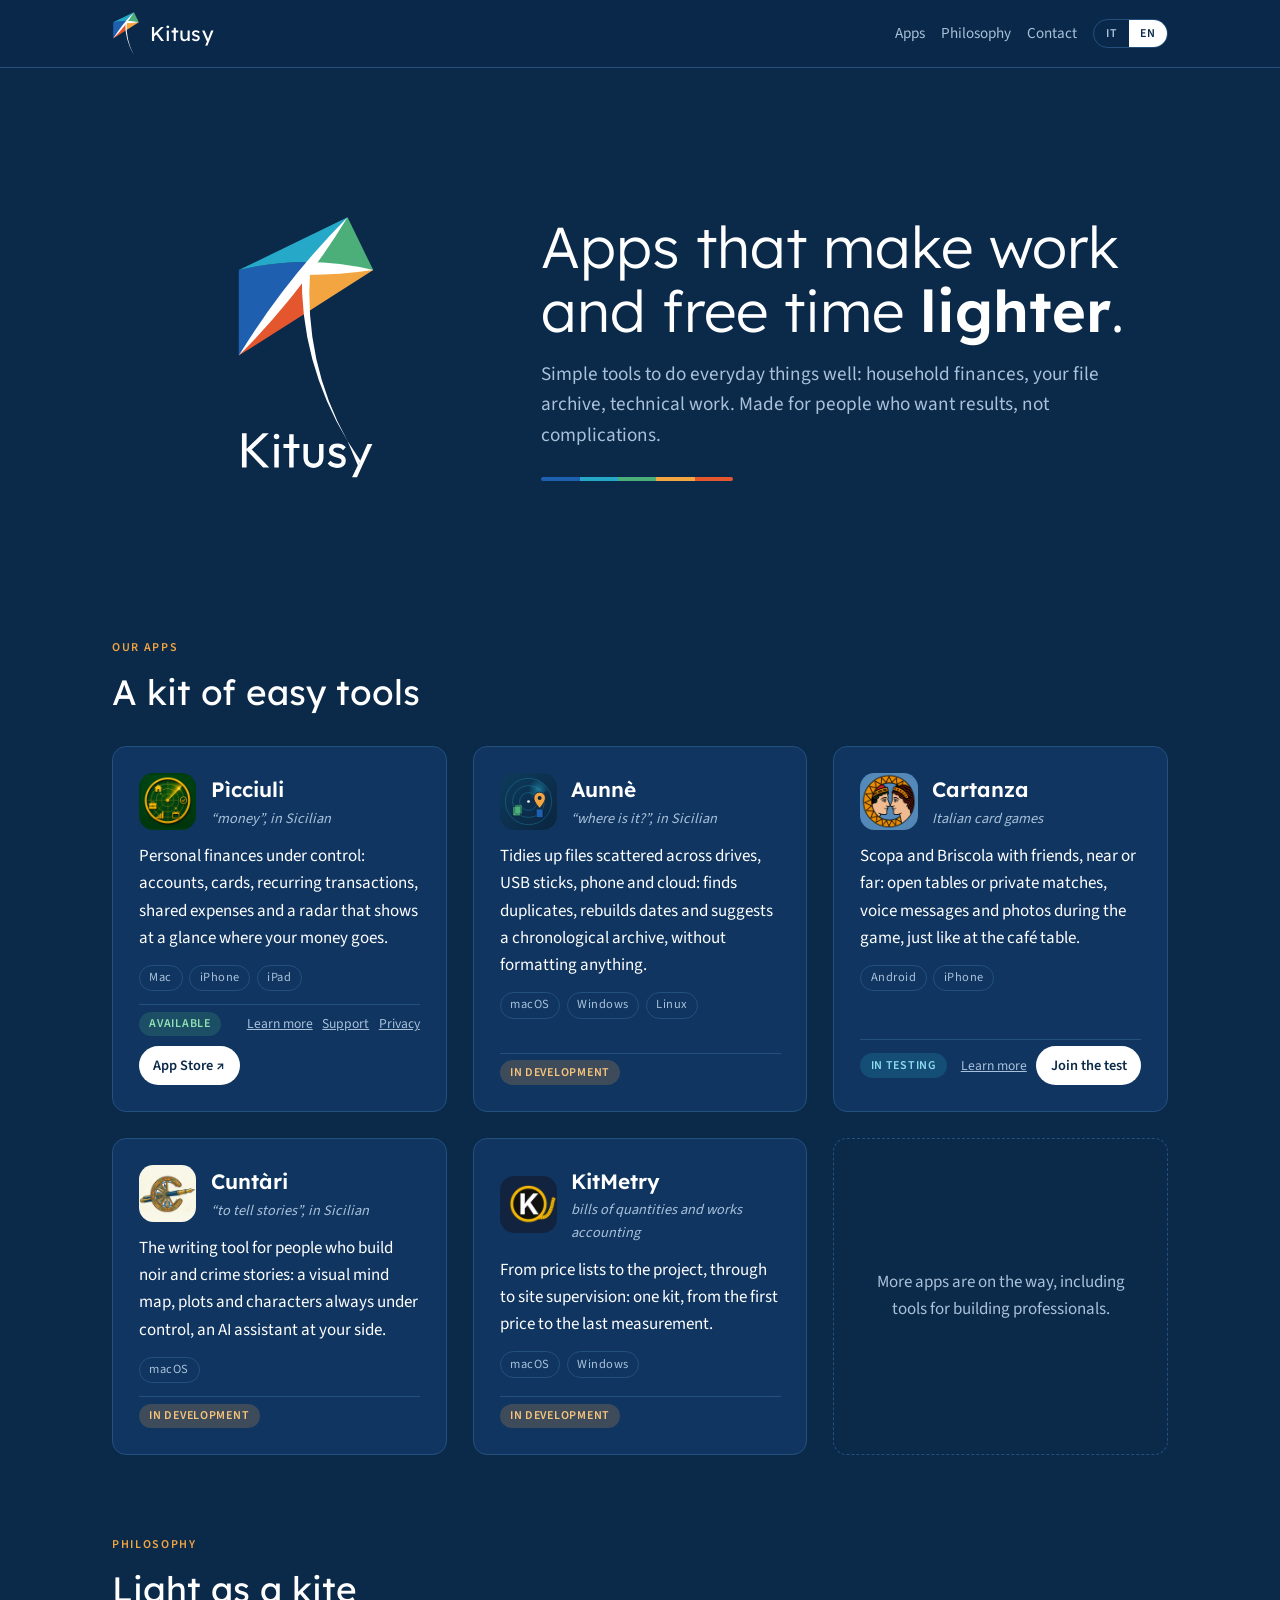
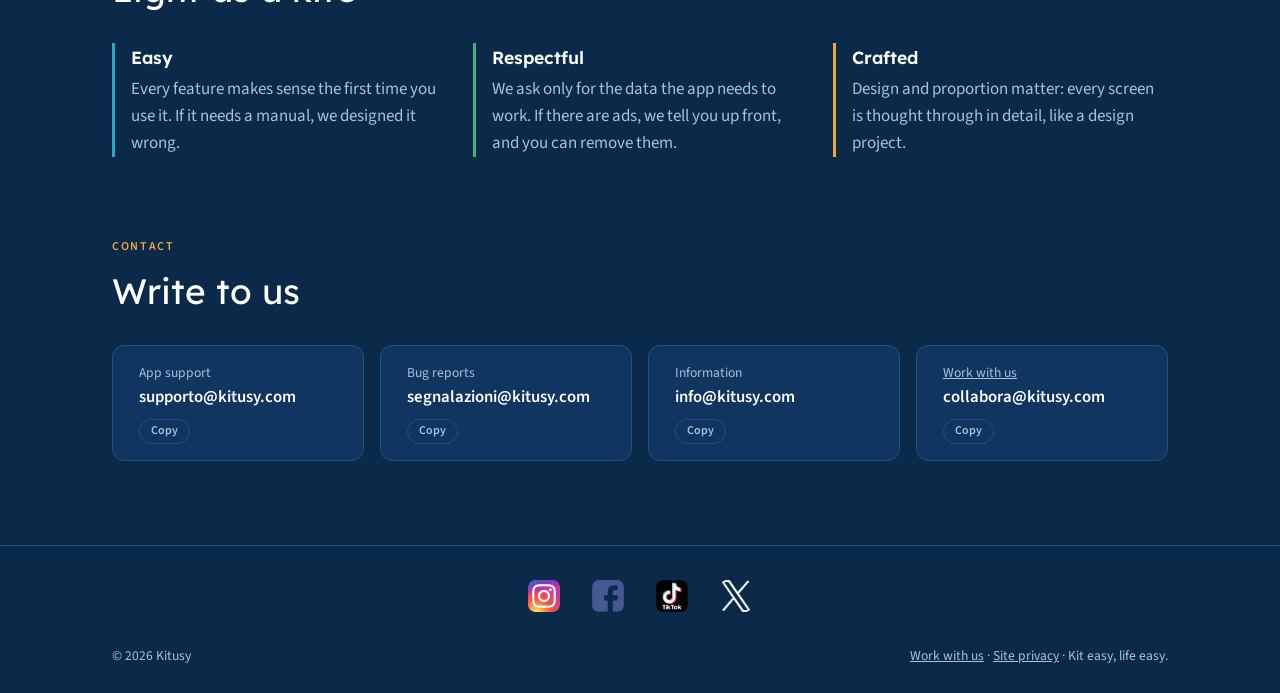
<file: index.html>
<!doctype html>
<html lang="it">
<head>
<meta charset="utf-8">
<meta name="viewport" content="width=device-width, initial-scale=1, viewport-fit=cover">
<link rel="icon" type="image/svg+xml" href="assets/kitusy-kite.svg">
<title>Kitusy</title>
<meta name="description" content="Kitusy — app semplici che rendono più leggero il lavoro e il tempo libero.">
<link rel="canonical" href="https://kitusy.com/">
<meta property="og:type" content="website">
<meta property="og:site_name" content="Kitusy">
<meta property="og:title" content="Kitusy — App che alleggeriscono il lavoro e il tempo libero">
<meta property="og:description" content="App semplici per il lavoro e il tempo libero: finanze personali, archivio dei file, strumenti per l'edilizia.">
<meta property="og:url" content="https://kitusy.com/">
<meta property="og:image" content="https://kitusy.com/assets/og.png">
<meta property="og:image:width" content="1200">
<meta property="og:image:height" content="630">
<meta property="og:locale" content="it_IT">
<meta name="twitter:card" content="summary_large_image">
<meta name="theme-color" content="#0B2A4A">
<link rel="apple-touch-icon" href="assets/apple-touch-icon.png">
<link rel="stylesheet" href="assets/fonts.css">
<style>
/* Layout: proporzioni auree — colonne 1 : 1.618, scala tipografica in rapporto φ, sfondo = blu del logo */
*{box-sizing:border-box}
body{margin:0}
:root{
  --navy:#0B2A4A; --navy-2:#0F3560; --line:#24507d;
  --ink:#FFFFFF; --muted:#A9C1DA;
  --k-blue:#1F5FAF; --k-cyan:#26A9C9; --k-green:#4CAF7A; --k-amber:#F2A541; --k-red:#E4572E;
  --f-display:"Lexend","Avenir Next","Segoe UI",system-ui,sans-serif;
  --f-body:"Source Sans 3","Segoe UI",system-ui,sans-serif;
  --phi:1.618;
  --s0:1rem; --s1:1.618rem; --s2:2.618rem; --s3:4.236rem;
  color-scheme:dark;
}
html{background:var(--navy)}
body{background:var(--navy);color:var(--ink);font-family:var(--f-body);font-size:1.0625rem;line-height:1.6}
body::before{content:"";position:fixed;inset:0 0 auto;height:env(safe-area-inset-top,0px);z-index:10;background:var(--navy)}
.wrap{max-width:68rem;margin:0 auto;padding-left:max(16px,env(safe-area-inset-left,0px));padding-right:max(16px,env(safe-area-inset-right,0px))}
a{color:var(--k-cyan)}
a:focus-visible,button:focus-visible{outline:2px solid var(--k-amber);outline-offset:3px;border-radius:4px}

/* Header */
header{position:sticky;top:env(safe-area-inset-top,0px);z-index:5;background:color-mix(in srgb,var(--navy) 92%,transparent);backdrop-filter:blur(8px);border-bottom:1px solid var(--line)}
header .wrap{display:flex;align-items:center;justify-content:space-between;gap:var(--s0);padding-block:.7rem}
.brand{display:flex;align-items:center;gap:.6rem;color:var(--ink);text-decoration:none;font-family:var(--f-display);font-weight:400;font-size:1.25rem;letter-spacing:.01em}
.brand svg{width:1.75rem;height:auto;display:block}
nav{display:flex;align-items:center;gap:var(--s0);flex-wrap:wrap}
nav a{color:var(--muted);text-decoration:none;font-size:.95rem}
nav a:hover{color:var(--ink)}
.lang{display:flex;border:1px solid var(--line);border-radius:999px;overflow:hidden}
.lang button{background:none;border:0;color:var(--muted);font:600 .75rem/1 var(--f-body);letter-spacing:.08em;padding:.45rem .7rem;cursor:pointer}
.lang button[aria-pressed="true"]{background:var(--ink);color:var(--navy)}

/* Hero */
.hero .wrap{display:grid;grid-template-columns:1fr 1.618fr;align-items:center;gap:var(--s2);padding-block:var(--s3) var(--s2)}
.hero-logo svg{width:100%;max-width:22rem;height:auto;display:block;margin-inline:auto}
.hero h1{font-family:var(--f-display);font-weight:300;font-size:clamp(2.2rem,5vw,3.6rem);line-height:1.12;margin:0 0 var(--s0);text-wrap:balance}
.hero h1 b{font-weight:600}
.hero p{color:var(--muted);font-size:1.2rem;max-width:34em;margin:0}
.stripe{display:flex;height:4px;max-width:12rem;margin-top:var(--s1);border-radius:2px;overflow:hidden}
.stripe i{flex:1}
@media (max-width:720px){.hero .wrap{grid-template-columns:1fr;padding-block:var(--s2)}.hero-logo svg{max-width:13rem}}

/* Sections */
section.block .wrap{padding-block:var(--s2)}
.eyebrow{font:600 .75rem/1 var(--f-body);letter-spacing:.14em;text-transform:uppercase;color:var(--k-amber);margin:0 0 .6rem}
h2{font-family:var(--f-display);font-weight:400;font-size:clamp(1.6rem,3vw,2.2rem);margin:0 0 var(--s1);text-wrap:balance}

/* Apps */
.apps{display:grid;grid-template-columns:repeat(auto-fit,minmax(min(100%,19rem),1fr));gap:var(--s1)}
.app{background:var(--navy-2);border:1px solid var(--line);border-radius:14px;padding:var(--s1);display:flex;flex-direction:column;gap:.8rem;min-width:0}
.app-head{display:flex;align-items:center;gap:.9rem}
.app-icon{width:3.6rem;height:3.6rem;border-radius:.9rem;display:grid;place-items:center;font:600 1.4rem/1 var(--f-display);color:#fff;flex:none;overflow:hidden}
.app-icon img{width:100%;height:100%;object-fit:cover;display:block}
.app h3{font-family:var(--f-display);font-weight:600;font-size:1.3rem;margin:0}
.app .meaning{color:var(--muted);font-size:.9rem;font-style:italic;margin:0}
.app p.desc{margin:0}
.platforms{display:flex;flex-wrap:wrap;gap:.4rem;margin:0;padding:0;list-style:none}
.platforms li{font-size:.78rem;letter-spacing:.04em;border:1px solid var(--line);border-radius:999px;padding:.15rem .6rem;color:var(--muted)}
.status{margin-top:auto;display:flex;align-items:center;justify-content:space-between;gap:.6rem;flex-wrap:wrap;padding-top:.4rem;border-top:1px solid var(--line)}
.pill{font:600 .75rem/1 var(--f-body);letter-spacing:.06em;text-transform:uppercase;padding:.4rem .65rem;border-radius:999px}
.pill.live{background:color-mix(in srgb,var(--k-green) 22%,transparent);color:#8fe0b2}
.pill.test{background:color-mix(in srgb,var(--k-cyan) 22%,transparent);color:#8fdcef}
.pill.dev{background:color-mix(in srgb,var(--k-amber) 20%,transparent);color:#f7c47d}
.btn{display:inline-flex;align-items:center;gap:.4rem;background:var(--ink);color:var(--navy);text-decoration:none;font-weight:600;font-size:.9rem;padding:.5rem .9rem;border-radius:999px}
.btn:hover{background:var(--k-cyan);color:#fff}
.link-sm{color:var(--muted);font-size:.85rem}
.link-sm:first-of-type{margin-left:auto}
.link-sm:hover{color:var(--ink)}
.app.more{background:none;border-style:dashed;justify-content:center;text-align:center;color:var(--muted)}

/* Philosophy */
.ideas{display:grid;grid-template-columns:repeat(auto-fit,minmax(min(100%,15rem),1fr));gap:var(--s1)}
.idea{min-width:0;padding-left:var(--s0);border-left:3px solid var(--c)}
.idea h3{font-family:var(--f-display);font-weight:600;font-size:1.1rem;margin:0 0 .3rem}
.idea p{margin:0;color:var(--muted)}

/* Contacts */
.contacts{display:grid;grid-template-columns:repeat(auto-fit,minmax(min(100%,14rem),1fr));gap:var(--s0)}
.contact{background:var(--navy-2);border:1px solid var(--line);border-radius:12px;padding:var(--s0) var(--s1);min-width:0}
.contact span{display:block;font-size:.85rem;color:var(--muted)}
.contact span a{color:var(--muted)}
.contact span a:hover{color:var(--ink)}
.contact code{font-family:var(--f-body);font-weight:600;font-size:1.05rem;user-select:all;overflow-wrap:anywhere}
.copy{margin-top:.5rem;background:none;border:1px solid var(--line);color:var(--muted);border-radius:999px;font:600 .75rem/1 var(--f-body);padding:.35rem .7rem;cursor:pointer}
.copy:hover{color:var(--ink);border-color:var(--ink)}

.social{display:flex;justify-content:center;gap:var(--s0);margin:0;padding:var(--s1) 0 0;list-style:none}
.social a{display:grid;place-items:center;width:48px;height:48px;border-radius:12px}
.social a:hover{background:var(--navy-2)}
.social img{width:32px;height:32px;display:block;border-radius:7px}
footer{border-top:1px solid var(--line);margin-top:var(--s2)}
footer a{color:var(--muted)}
footer .wrap{display:flex;justify-content:space-between;gap:var(--s0);flex-wrap:wrap;padding-block:var(--s1);color:var(--muted);font-size:.85rem}
@media (prefers-reduced-motion:no-preference){.app{transition:transform .25s,border-color .25s}.app:hover{transform:translateY(-3px);border-color:var(--k-cyan)}}
</style>
</head>
<body>

<header>
  <div class="wrap">
    <a class="brand" href="#top" aria-label="Kitusy"><svg aria-hidden="true" xmlns="http://www.w3.org/2000/svg" viewBox="206 128 250 400"><g transform="translate(201 74)">
<g transform="rotate(38.17 130 154.6)">
<path d="M130 340 L39.9 225.4 A485.5 485.5 0 0 1 121.52 143.82 L130 154.6 Z" fill="#1F5FAF"/>
<path d="M39.9 225.4 L130 40 L130 154.6 L121.52 143.82 A485.5 485.5 0 0 0 39.9 225.4 Z" fill="#26A9C9"/>
<polygon points="130,40 220.1,83.8 130,154.6" fill="#4CAF7A"/>
<path d="M130 154.6 Q151.3 184.5 175.5 210.5 L220.1 83.8 Z" fill="#F2A541"/>
<path d="M130 154.6 Q151.3 184.5 175.5 210.5 L130 340 Z" fill="#E4572E"/>
<path d="M130 40 A1270.9 1270.9 0 0 1 130 340 A1270.9 1270.9 0 0 1 130 40 Z" fill="#FFFFFF"/>
<path d="M121.52 143.82 A485.5 485.5 0 0 1 220.1 83.8 A785.5 785.5 0 0 1 135.19 161.2 Z" fill="#FFFFFF"/>
<path d="M135.7 150.54 Q223.55 279.87 365.8 340 Q217.85 283.93 124.3 158.66 Z" fill="#FFFFFF"/>
</g>
</g></svg><span>Kitusy</span></a>
    <nav>
      <a href="#app" data-i18n="nav_apps">App</a>
      <a href="#idea" data-i18n="nav_idea">Filosofia</a>
      <a href="#contatti" data-i18n="nav_contact">Contatti</a>
      <div class="lang" role="group" aria-label="Lingua / Language">
        <button type="button" id="lang-it" data-lang="it" aria-pressed="true">IT</button>
        <button type="button" id="lang-en" data-lang="en" aria-pressed="false">EN</button>
      </div>
    </nav>
  </div>
</header>

<main id="top">
  <section class="hero">
    <div class="wrap">
      <div class="hero-logo"><svg role="img" xmlns="http://www.w3.org/2000/svg" viewBox="0 0 600 720">
<title>Logo Kitusy</title>
<g transform="translate(-31.00 0)">
<g transform="translate(201 74)">
<g transform="rotate(38.17 130 154.6)">
<path d="M130 340 L39.9 225.4 A485.5 485.5 0 0 1 121.52 143.82 L130 154.6 Z" fill="#1F5FAF"/>
<path d="M39.9 225.4 L130 40 L130 154.6 L121.52 143.82 A485.5 485.5 0 0 0 39.9 225.4 Z" fill="#26A9C9"/>
<polygon points="130,40 220.1,83.8 130,154.6" fill="#4CAF7A"/>
<path d="M130 154.6 Q151.3 184.5 175.5 210.5 L220.1 83.8 Z" fill="#F2A541"/>
<path d="M130 154.6 Q151.3 184.5 175.5 210.5 L130 340 Z" fill="#E4572E"/>
<path d="M130 40 A1270.9 1270.9 0 0 1 130 340 A1270.9 1270.9 0 0 1 130 40 Z" fill="#FFFFFF"/>
<path d="M121.52 143.82 A485.5 485.5 0 0 1 220.1 83.8 A785.5 785.5 0 0 1 135.19 161.2 Z" fill="#FFFFFF"/>
<path d="M135.7 150.54 Q223.55 279.87 365.8 340 Q217.85 283.93 124.3 158.66 Z" fill="#FFFFFF"/>
</g>
</g>
<path transform="translate(214.952 564.88) scale(0.084 -0.084)" d="M511.25 0 161.25 361.75 503.75 694H626.25L255.5 337.5V390L636.25 0ZM81.75 0V694H176V0Z" fill="#FFFFFF"/>
<path transform="translate(271.396 564.88) scale(0.084 -0.084)" d="M66.5 0V475H156.75V0ZM111.5 569.75Q87.25 569.75 71.125 586.5Q55 603.25 55 627.5Q55 652 71.125 668.5Q87.25 685 111.5 685Q136.75 685 152.625 668.5Q168.5 652 168.5 627.5Q168.5 603.25 152.625 586.5Q136.75 569.75 111.5 569.75Z" fill="#FFFFFF"/>
<path transform="translate(290.712 564.88) scale(0.084 -0.084)" d="M138.75 0V674H229V0ZM22 393.25V475H345.5V393.25Z" fill="#FFFFFF"/>
<path transform="translate(322.124 564.88) scale(0.084 -0.084)" d="M257.5 -10Q198.54676258992805 -10 152.14838129496403 16.625Q105.75 43.25 79.875 90.13454653937947Q54 137.01909307875894 54 198.84486873508354V475H144.25V202.75Q144.25 163.75 157.75 135.5Q171.25 107.25 197.0 91.875Q222.75 76.5 257.74568965517244 76.5Q311 76.5 340.875 110.125Q370.75 143.75 370.75 202.75V475H461V198.75Q461 136.75 435.125 89.625Q409.25 42.5 363.3974820143885 16.25Q317.544964028777 -10 257.5 -10Z" fill="#FFFFFF"/>
<path transform="translate(365.968 564.88) scale(0.084 -0.084)" d="M216.5 -10Q177.25 -10 141.375 0.5Q105.5 11 75.75 30.25Q46 49.5 23.75 76.5L81.5 134.5Q107.75 103 141.875 87.5Q176 72 218.25 72Q260.25 72 283.0 86.375Q305.75 100.75 305.75 127.25Q305.75 153.25 287.375 167.75Q269 182.25 239.875 191.625Q210.75 201 178.5 210.25Q146.25 219.5 117.125 234.5Q88 249.5 69.625 275.875Q51.25 302.25 51.25 345Q51.25 388 71.875 419.25Q92.5 450.5 130.375 467.75Q168.25 485 220.75 485Q276.5 485 320.125 465.25Q363.75 445.5 392 406.5L334.25 348.75Q313.5 375.25 284.25 389.125Q255 403 217.75 403Q179 403 158.25 389.25Q137.5 375.5 137.5 352Q137.5 328.25 155.875 315.0Q174.25 301.75 203.375 293.0Q232.5 284.25 264.75 274.75Q297 265.25 326.125 249.25Q355.25 233.25 373.625 206.25Q392 179.25 392 135Q392 68.25 344.625 29.125Q297.25 -10 216.5 -10Z" fill="#FFFFFF"/>
<polygon points="401.7,520 420.95,565.2 423.54,553.3" fill="#FFFFFF"/>
<polygon points="420.95,565.2 423.54,553.3 435.71,525 444.11,525 425.48,565.2" fill="#FFFFFF"/>
<polygon points="409.55,581.6 421.24,557.5 425.48,565.2 417.92,581.6" fill="#FFFFFF"/>
</g>
</svg>
</div>
      <div>
        <h1 data-i18n-html="hero_title">App che <b>alleggeriscono</b> il lavoro e il tempo libero.</h1>
        <p data-i18n="hero_text">Strumenti semplici per fare bene le cose di ogni giorno: i conti di casa, l'archivio dei file, il lavoro tecnico. Pensati per chi vuole risultati, non complicazioni.</p>
        <div class="stripe" aria-hidden="true"><i style="background:var(--k-blue)"></i><i style="background:var(--k-cyan)"></i><i style="background:var(--k-green)"></i><i style="background:var(--k-amber)"></i><i style="background:var(--k-red)"></i></div>
      </div>
    </div>
  </section>

  <section class="block" id="app">
    <div class="wrap">
      <p class="eyebrow" data-i18n="apps_eyebrow">Le nostre app</p>
      <h2 data-i18n="apps_title">Un kit di strumenti facili</h2>
      <div class="apps">
        <article class="app">
          <div class="app-head">
            <div class="app-icon" aria-hidden="true"><img src="assets/picciuli.png" alt=""></div>
            <div><h3>Pìcciuli</h3><p class="meaning" data-i18n="picciuli_meaning">“soldi”, in siciliano</p></div>
          </div>
          <p class="desc" data-i18n="picciuli_desc">Le finanze personali sotto controllo: conti, carte, movimenti ricorrenti, spese condivise e un radar che mostra a colpo d'occhio dove vanno i tuoi soldi.</p>
          <ul class="platforms"><li>Mac</li><li>iPhone</li><li>iPad</li></ul>
          <div class="status">
            <span class="pill live" data-i18n="status_live">Disponibile</span>
            <a class="link-sm" href="picciuli/" data-i18n="discover">Scopri</a>
            <a class="link-sm" href="picciuli/supporto" data-i18n="support">Supporto</a>
            <a class="link-sm" href="picciuli/privacy" data-i18n="privacy">Privacy</a>
            <a class="btn" id="picciuli-store" href="https://apps.apple.com/it/app/p%C3%ACcciuli/id6793956859" target="_blank" rel="noopener">App Store ↗</a>
          </div>
        </article>
        <article class="app">
          <div class="app-head">
            <div class="app-icon" aria-hidden="true"><img src="assets/aunne.svg" alt=""></div>
            <div><h3>Aunnè</h3><p class="meaning" data-i18n="aunne_meaning">“dov'è?”, in siciliano</p></div>
          </div>
          <p class="desc" data-i18n="aunne_desc">Rimette in ordine i file sparsi tra dischi, chiavette, telefono e cloud: trova i doppioni, ricostruisce le date e propone un archivio cronologico, senza formattare nulla.</p>
          <ul class="platforms"><li>macOS</li><li>Windows</li><li>Linux</li></ul>
          <div class="status"><span class="pill dev" data-i18n="status_dev">In sviluppo</span></div>
        </article>
        <article class="app">
          <div class="app-head">
            <div class="app-icon" aria-hidden="true"><img src="assets/cartanza.png" alt=""></div>
            <div><h3>Cartanza</h3><p class="meaning" data-i18n="cartanza_meaning">giochi di carte italiani</p></div>
          </div>
          <p class="desc" data-i18n="cartanza_desc">Scopa e Briscola con gli amici, da vicino e da lontano: tavoli aperti o sfide private, messaggi vocali e foto durante la partita, come al tavolino del bar.</p>
          <ul class="platforms"><li>Android</li><li>iPhone</li></ul>
          <div class="status">
            <span class="pill test" data-i18n="status_test">In fase di test</span>
            <a class="link-sm" href="cartanza/" data-i18n="discover">Scopri</a>
            <a class="btn" href="cartanza/#prova" data-i18n="join_test">Partecipa al test</a>
          </div>
        </article>
        <article class="app">
          <div class="app-head">
            <div class="app-icon" aria-hidden="true"><img src="assets/cuntari.png" alt=""></div>
            <div><h3>Cuntàri</h3><p class="meaning" data-i18n="cuntari_meaning">“raccontare”, in siciliano</p></div>
          </div>
          <p class="desc" data-i18n="cuntari_desc">Lo strumento di scrittura per chi costruisce storie noir e gialle: mappa mentale visiva, trame e personaggi sempre sotto controllo, assistente AI al tuo fianco.</p>
          <ul class="platforms"><li>macOS</li></ul>
          <div class="status"><span class="pill dev" data-i18n="status_dev">In sviluppo</span></div>
        </article>
        <article class="app">
          <div class="app-head">
            <div class="app-icon" aria-hidden="true"><img src="assets/kitmetry.png" alt=""></div>
            <div><h3>KitMetry</h3><p class="meaning" data-i18n="kitmetry_meaning">computo metrico e contabilità dei lavori</p></div>
          </div>
          <p class="desc" data-i18n="kitmetry_desc">Dai listini al progetto, fino alla direzione lavori: un solo kit, dal primo prezzo all'ultima misura.</p>
          <ul class="platforms"><li>macOS</li><li>Windows</li></ul>
          <div class="status"><span class="pill dev" data-i18n="status_dev">In sviluppo</span></div>
        </article>
        <article class="app more">
          <p data-i18n="more">Altre app sono in cantiere, anche per i professionisti dell'edilizia.</p>
        </article>
      </div>
    </div>
  </section>

  <section class="block" id="idea">
    <div class="wrap">
      <p class="eyebrow" data-i18n="idea_eyebrow">Filosofia</p>
      <h2 data-i18n="idea_title">Leggere come un aquilone</h2>
      <div class="ideas">
        <div class="idea" style="--c:var(--k-cyan)"><h3 data-i18n="i1_t">Facili</h3><p data-i18n="i1_d">Ogni funzione si capisce al primo uso. Se serve un manuale, l'abbiamo progettata male.</p></div>
        <div class="idea" style="--c:var(--k-green)"><h3 data-i18n="i2_t">Rispettose</h3><p data-i18n="i2_d">Chiediamo solo i dati che servono a far funzionare l'app. Se c'è pubblicità lo diciamo prima, e puoi toglierla.</p></div>
        <div class="idea" style="--c:var(--k-amber)"><h3 data-i18n="i3_t">Curate</h3><p data-i18n="i3_d">Disegno e proporzioni contano: ogni schermata è pensata nei dettagli, come un progetto.</p></div>
      </div>
    </div>
  </section>

  <section class="block" id="contatti">
    <div class="wrap">
      <p class="eyebrow" data-i18n="contact_eyebrow">Contatti</p>
      <h2 data-i18n="contact_title">Scrivici</h2>
      <div class="contacts">
        <div class="contact"><span data-i18n="c_support">Assistenza sulle app</span><code id="mail-support">supporto@kitusy.com</code><br><button class="copy" type="button" data-copy="mail-support" data-i18n="copy">Copia</button></div>
        <div class="contact"><span data-i18n="c_report">Segnalazioni e bug</span><code id="mail-report">segnalazioni@kitusy.com</code><br><button class="copy" type="button" data-copy="mail-report" data-i18n="copy">Copia</button></div>
        <div class="contact"><span data-i18n="c_info">Informazioni</span><code id="mail-info">info@kitusy.com</code><br><button class="copy" type="button" data-copy="mail-info" data-i18n="copy">Copia</button></div>
        <div class="contact"><span><a href="collabora" data-i18n="c_work">Collabora con noi</a></span><code id="mail-work">collabora@kitusy.com</code><br><button class="copy" type="button" data-copy="mail-work" data-i18n="copy">Copia</button></div>
      </div>
    </div>
  </section>
</main>

<footer>
  <ul class="social" aria-label="Social">
    <li><a href="https://www.instagram.com/kitusyapp_/" target="_blank" rel="noopener" aria-label="Kitusy su Instagram" title="Instagram"><img src="assets/social/instagram.png" alt="" width="32" height="32"></a></li>
    <li><a href="https://www.facebook.com/Kitusyapp/" target="_blank" rel="noopener" aria-label="Kitusy su Facebook" title="Facebook"><img src="assets/social/facebook.png" alt="" width="32" height="32"></a></li>
    <li><a href="https://www.tiktok.com/@kitusy" target="_blank" rel="noopener" aria-label="Kitusy su TikTok" title="TikTok"><img src="assets/social/tiktok.png" alt="" width="32" height="32"></a></li>
    <li><a href="https://x.com/kitusyapp_" target="_blank" rel="noopener" aria-label="Kitusy su X" title="X"><img src="assets/social/x.png" alt="" width="32" height="32"></a></li>
  </ul>
  <div class="wrap">
    <span>© <span id="year">2026</span> Kitusy</span>
    <span><a href="collabora" data-i18n="work">Collabora con noi</a> · <a href="privacy" data-i18n="site_privacy">Privacy del sito</a> · <span data-i18n="tagline">Kit easy, life easy.</span></span>
  </div>
</footer>

<script>
const T={
 en:{nav_apps:"Apps",nav_idea:"Philosophy",nav_contact:"Contact",
  hero_title:"Apps that make work and free time <b>lighter</b>.",
  hero_text:"Simple tools to do everyday things well: household finances, your file archive, technical work. Made for people who want results, not complications.",
  apps_eyebrow:"Our apps",apps_title:"A kit of easy tools",
  picciuli_meaning:"“money”, in Sicilian",
  picciuli_desc:"Personal finances under control: accounts, cards, recurring transactions, shared expenses and a radar that shows at a glance where your money goes.",
  cartanza_meaning:"Italian card games",
  cartanza_desc:"Scopa and Briscola with friends, near or far: open tables or private matches, voice messages and photos during the game, just like at the café table.",
  cuntari_meaning:"“to tell stories”, in Sicilian",
  cuntari_desc:"The writing tool for people who build noir and crime stories: a visual mind map, plots and characters always under control, an AI assistant at your side.",
  kitmetry_meaning:"bills of quantities and works accounting",
  kitmetry_desc:"From price lists to the project, through to site supervision: one kit, from the first price to the last measurement.",
  aunne_meaning:"“where is it?”, in Sicilian",
  aunne_desc:"Tidies up files scattered across drives, USB sticks, phone and cloud: finds duplicates, rebuilds dates and suggests a chronological archive, without formatting anything.",
  status_live:"Available",privacy:"Privacy",support:"Support",discover:"Learn more",status_dev:"In development",status_test:"In testing",join_test:"Join the test",
  more:"More apps are on the way, including tools for building professionals.",
  idea_eyebrow:"Philosophy",idea_title:"Light as a kite",
  i1_t:"Easy",i1_d:"Every feature makes sense the first time you use it. If it needs a manual, we designed it wrong.",
  i2_t:"Respectful",i2_d:"We ask only for the data the app needs to work. If there are ads, we tell you up front, and you can remove them.",
  i3_t:"Crafted",i3_d:"Design and proportion matter: every screen is thought through in detail, like a design project.",
  contact_eyebrow:"Contact",contact_title:"Write to us",
  c_support:"App support",c_report:"Bug reports",c_info:"Information",c_work:"Work with us",
  copy:"Copy",copied:"Copied",tagline:"Kit easy, life easy.",site_privacy:"Site privacy",work:"Work with us"},
 it:{}
};
document.querySelectorAll("[data-i18n]").forEach(e=>T.it[e.dataset.i18n]=e.textContent);
document.querySelectorAll("[data-i18n-html]").forEach(e=>T.it[e.dataset.i18nHtml]=e.innerHTML);
T.it.copied="Copiato";
function setLang(l){
  document.documentElement.lang=l;
  document.querySelectorAll("[data-i18n]").forEach(e=>{const v=T[l][e.dataset.i18n];if(v)e.textContent=v});
  document.querySelectorAll("[data-i18n-html]").forEach(e=>{const v=T[l][e.dataset.i18nHtml];if(v)e.innerHTML=v});
  document.querySelectorAll(".lang button").forEach(b=>b.setAttribute("aria-pressed",b.dataset.lang===l));
  try{localStorage.setItem("kitusy-lang",l)}catch(e){}
}
document.querySelectorAll(".lang button").forEach(b=>b.addEventListener("click",()=>setLang(b.dataset.lang)));
let start="it";
try{start=localStorage.getItem("kitusy-lang")||((navigator.language||"it").startsWith("it")?"it":"en")}catch(e){}
if(start!=="it")setLang(start);
document.querySelectorAll(".copy").forEach(b=>b.addEventListener("click",()=>{
  const el=document.getElementById(b.dataset.copy),l=document.documentElement.lang==="en"?"en":"it";
  const done=()=>{b.textContent=T[l].copied;setTimeout(()=>b.textContent=T[l].copy,1500)};
  const sel=()=>{const r=document.createRange();r.selectNodeContents(el);const s=getSelection();s.removeAllRanges();s.addRange(r)};
  if(navigator.clipboard)navigator.clipboard.writeText(el.textContent).then(done,sel);else sel();
}));
document.getElementById("year").textContent=new Date().getFullYear();
</script>
</body>
</html>
</file>
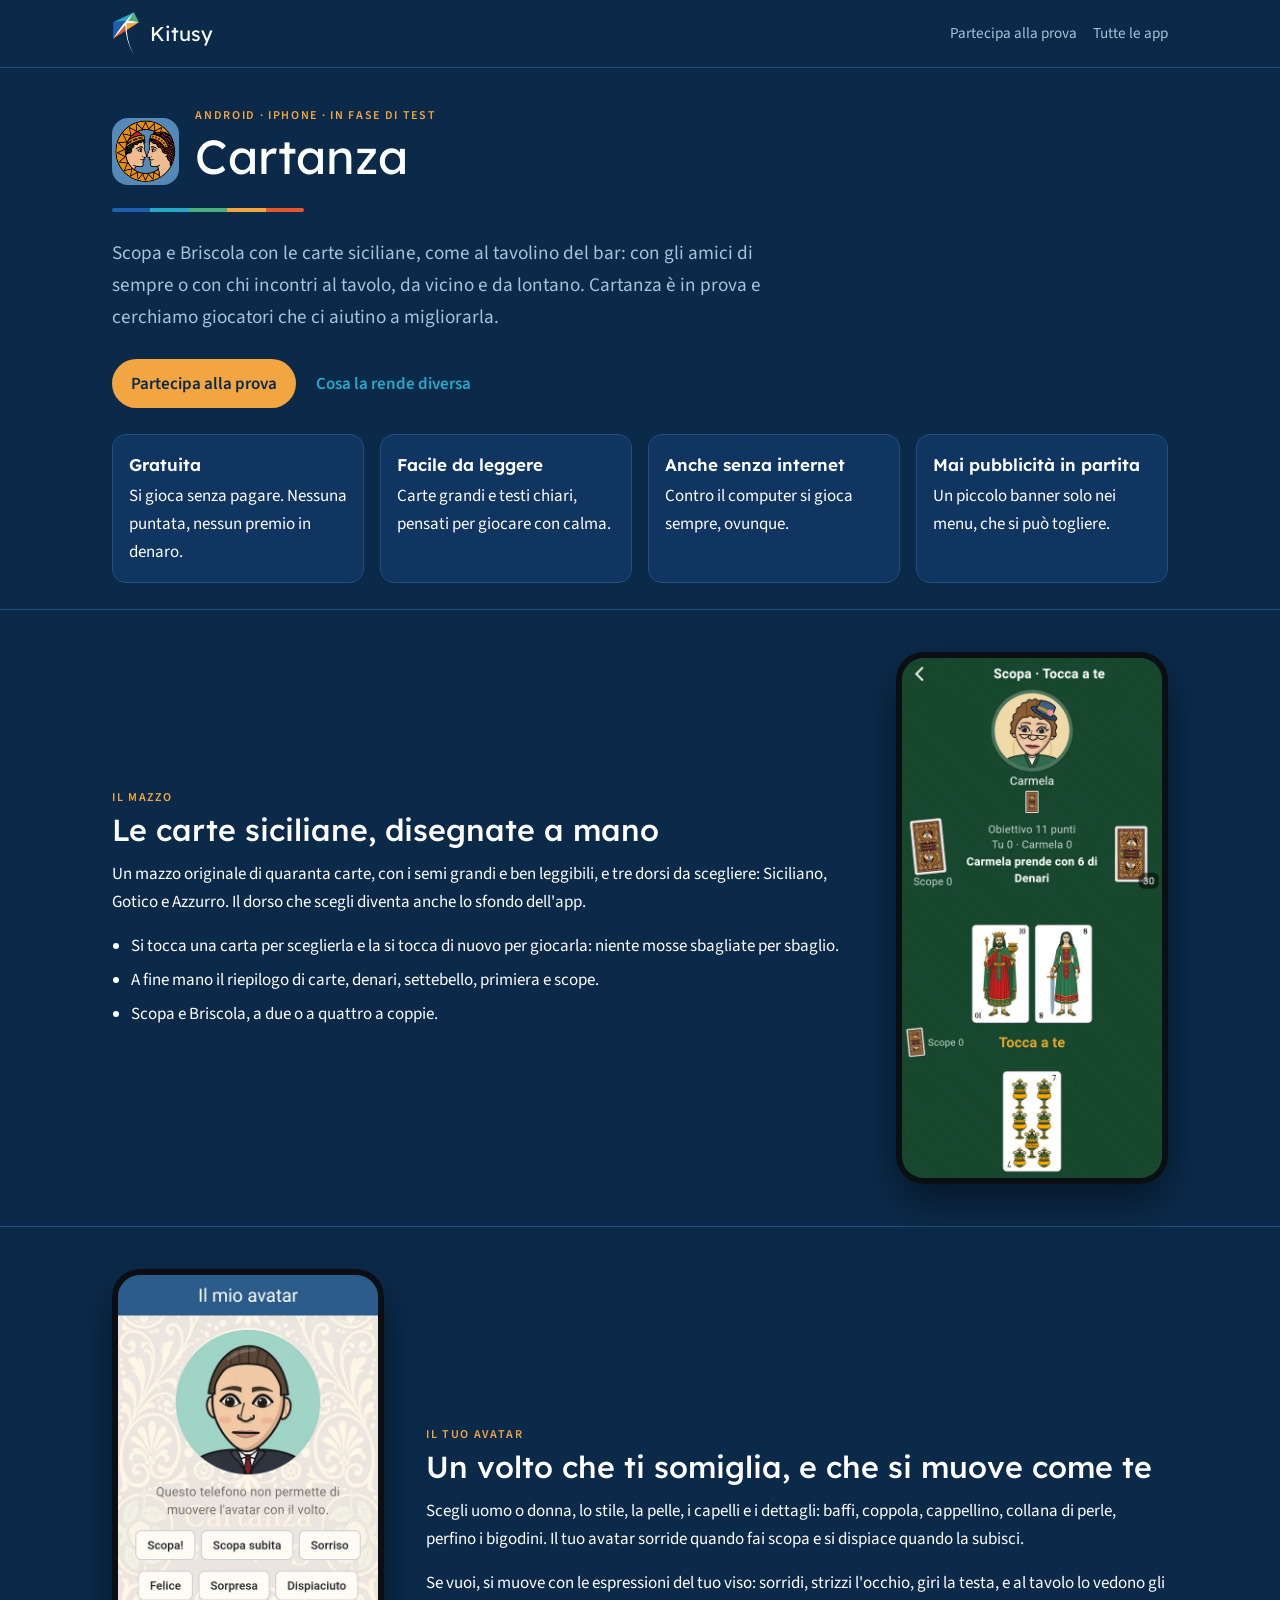
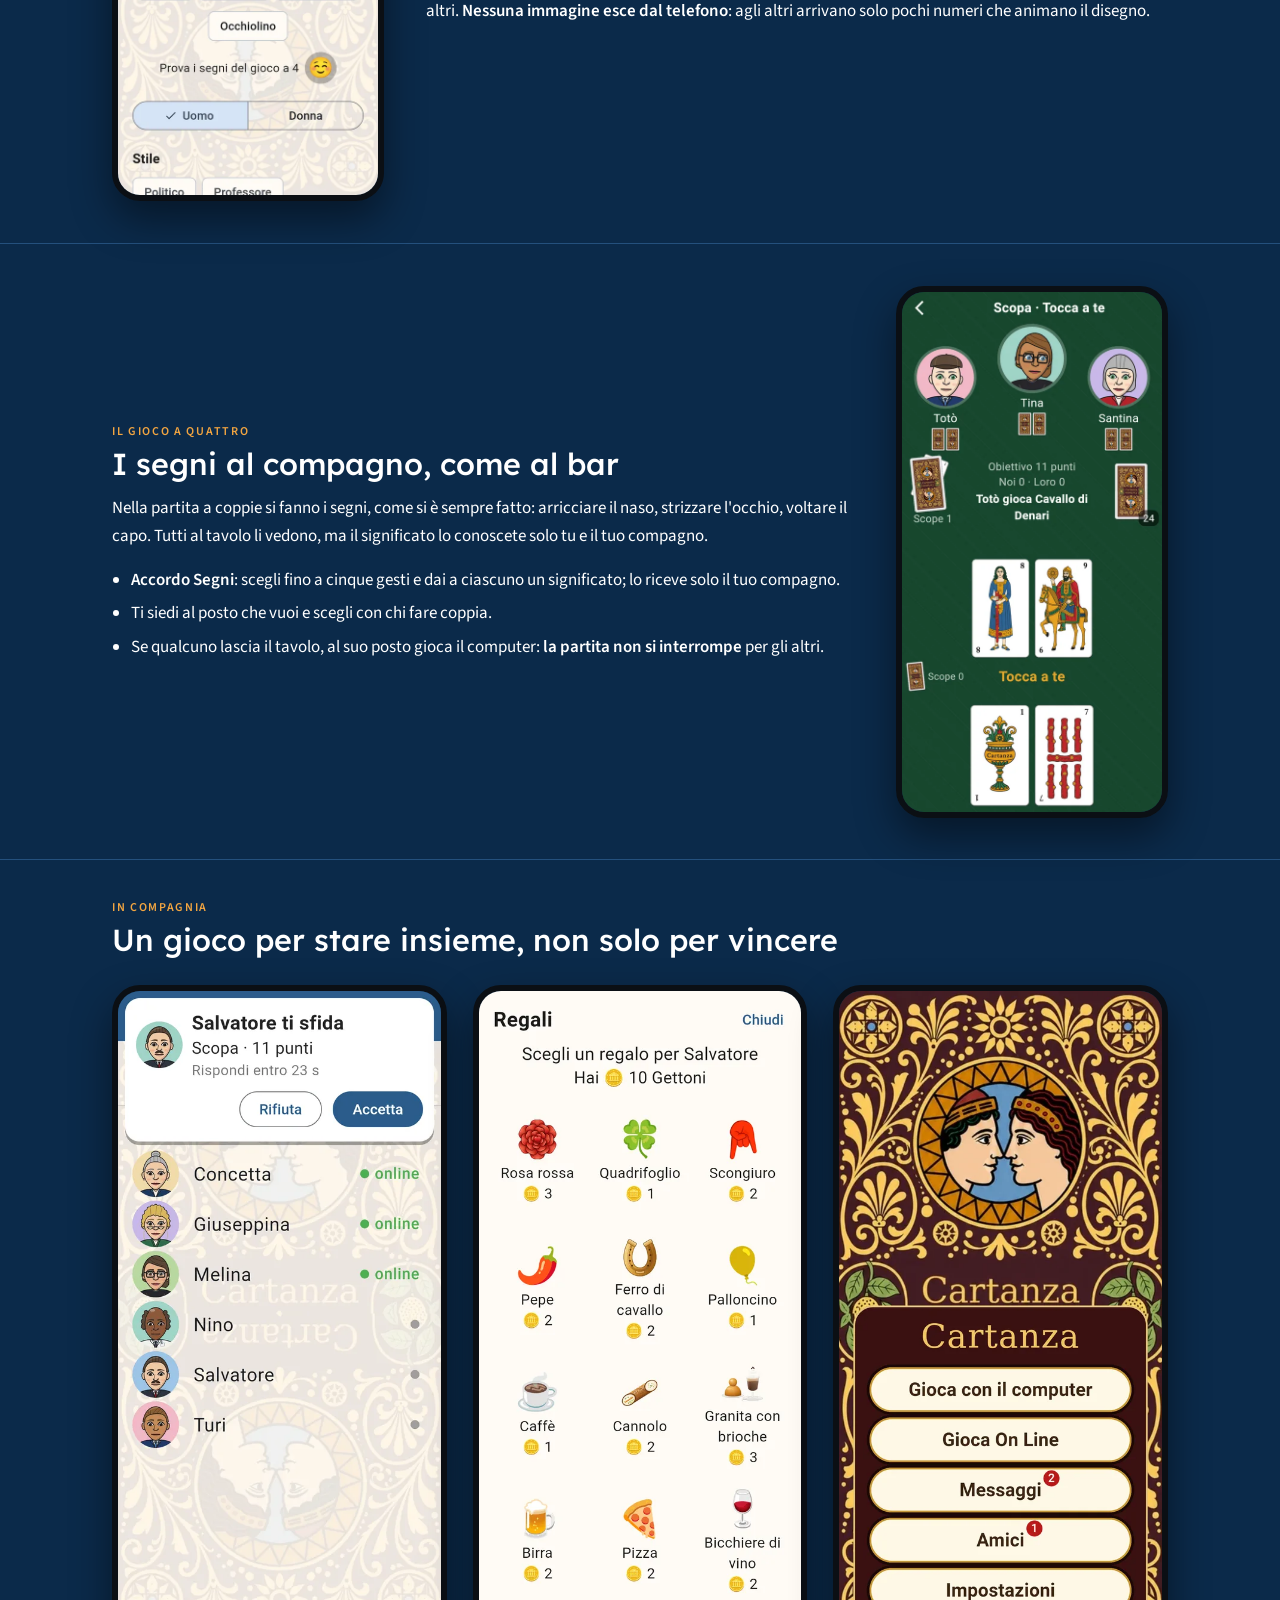
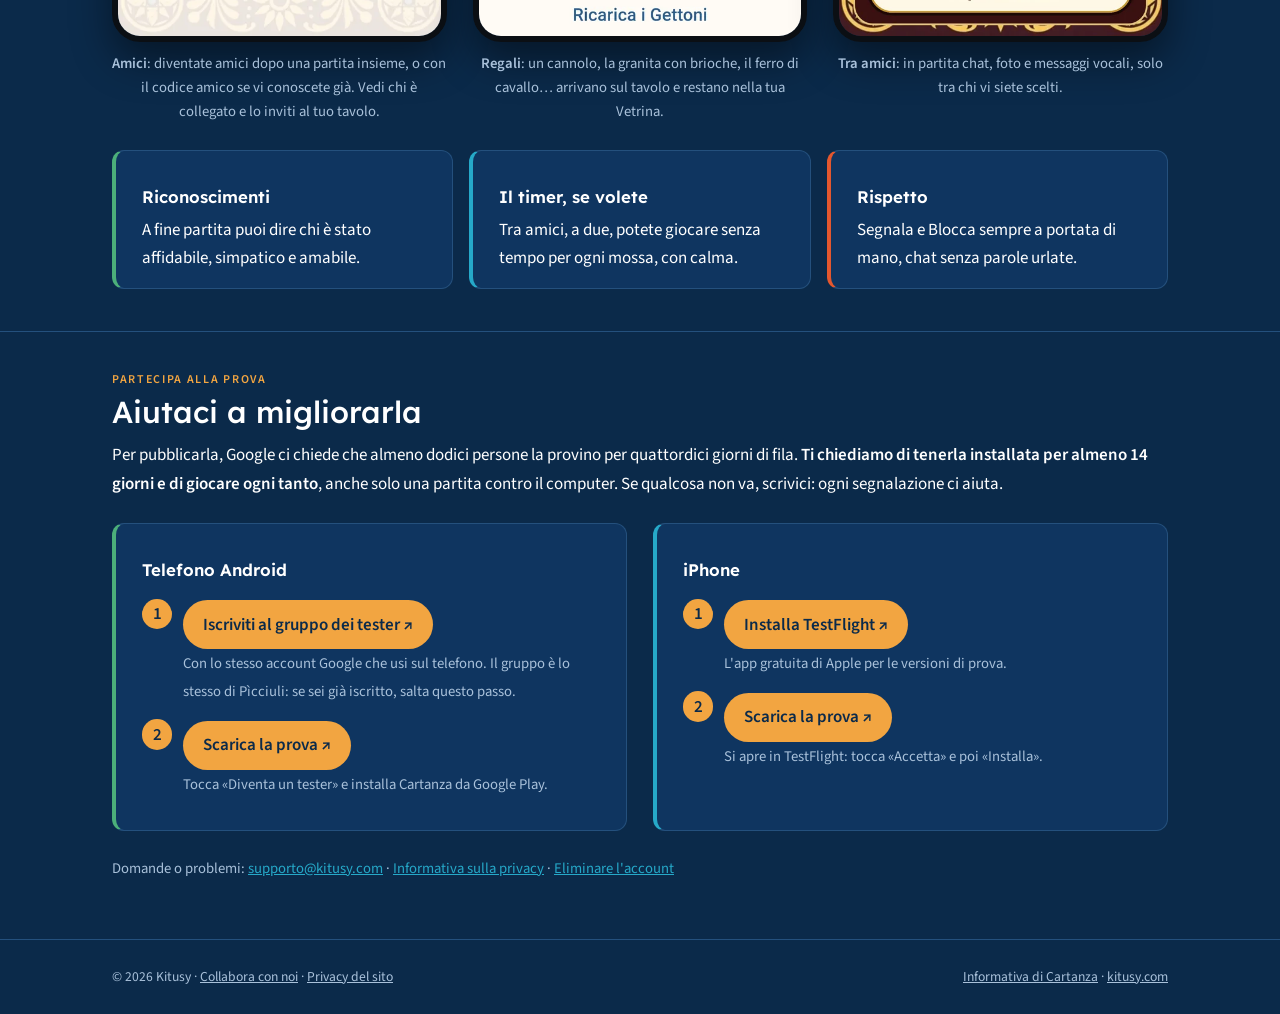
<file: cartanza/index.html>
<!doctype html>
<html lang="it">
<head>
<meta charset="utf-8">
<meta name="viewport" content="width=device-width, initial-scale=1, viewport-fit=cover">
<title>Cartanza — Scopa e Briscola con le carte siciliane · Kitusy</title>
<meta name="description" content="Cartanza: Scopa e Briscola con le carte siciliane, contro il computer o con gli amici. Un avatar che ti somiglia e si muove con il tuo volto, i segni al compagno come al bar, regali siciliani. In prova su Android e iPhone.">
<meta property="og:title" content="Cartanza — Scopa e Briscola con le carte siciliane">
<meta property="og:description" content="Il tavolino del bar, sul telefono. Partecipa alla prova.">
<meta property="og:image" content="https://kitusy.com/cartanza/img/og.jpg">
<meta property="og:type" content="website">
<meta property="og:url" content="https://kitusy.com/cartanza/">
<link rel="icon" type="image/svg+xml" href="/assets/kitusy-kite.svg">
<link rel="stylesheet" href="/assets/fonts.css">
<style>
*{box-sizing:border-box}
body{margin:0}
:root{
  --navy:#0B2A4A; --navy-2:#0F3560; --line:#24507d;
  --ink:#FFFFFF; --muted:#A9C1DA;
  --k-blue:#1F5FAF; --k-cyan:#26A9C9; --k-green:#4CAF7A; --k-amber:#F2A541; --k-red:#E4572E;
  --oro:#FFD700;
  --f-display:"Lexend","Avenir Next","Segoe UI",system-ui,sans-serif;
  --f-body:"Source Sans 3","Segoe UI",system-ui,sans-serif;
  --s0:1rem; --s1:1.618rem; --s2:2.618rem; --s3:4.236rem;
  color-scheme:dark;
}
html{background:var(--navy)}
body{background:var(--navy);color:var(--ink);font-family:var(--f-body);font-size:1.0625rem;line-height:1.65}
.wrap{max-width:68rem;margin:0 auto;padding-left:max(16px,env(safe-area-inset-left,0px));padding-right:max(16px,env(safe-area-inset-right,0px))}
a{color:var(--k-cyan)}
a:focus-visible{outline:2px solid var(--k-amber);outline-offset:3px;border-radius:4px}
header{border-bottom:1px solid var(--line)}
header .wrap{display:flex;align-items:center;justify-content:space-between;gap:var(--s0);padding-block:.7rem}
.brand{display:flex;align-items:center;gap:.6rem;color:var(--ink);text-decoration:none;font-family:var(--f-display);font-size:1.25rem}
.brand img{width:1.75rem;height:auto;display:block}
header nav{display:flex;gap:var(--s0)}
header nav a{color:var(--muted);text-decoration:none;font-size:.95rem}
header nav a:hover{color:var(--ink)}
.eyebrow{font:600 .75rem/1 var(--f-body);letter-spacing:.14em;text-transform:uppercase;color:var(--k-amber);margin:0 0 .5rem}
h1,h2,h3{font-family:var(--f-display);text-wrap:balance}
h1{font-weight:400;font-size:clamp(2rem,5vw,3rem);line-height:1.1;margin:0 0 .6rem}
h2{font-weight:500;font-size:clamp(1.4rem,3vw,1.9rem);line-height:1.2;margin:0 0 .7rem}
h3{font-weight:600;font-size:1.05rem;margin:var(--s0) 0 .3rem}
p{margin:0 0 var(--s0)}
.muted{color:var(--muted)}
.stripe{display:flex;height:4px;max-width:12rem;margin:0 0 var(--s1);border-radius:2px;overflow:hidden}
.stripe i{flex:1}
.hero{padding-block:var(--s2) var(--s1)}
.hero .app{display:flex;align-items:center;gap:1rem;margin-bottom:var(--s0)}
.hero .app img{width:4.2rem;height:4.2rem;border-radius:1rem;display:block;flex:none}
.lead{font-size:1.2rem;color:var(--muted);max-width:44rem}
.cta{display:flex;flex-wrap:wrap;align-items:center;gap:.8rem 1.2rem;margin:var(--s1) 0}
.btn{display:inline-block;background:var(--k-amber);color:#0B2A4A;font-weight:700;text-decoration:none;padding:.65rem 1.2rem;border-radius:999px}
.btn:hover{filter:brightness(1.08)}
.link{color:var(--k-cyan);text-decoration:none;font-weight:600}
.shot-hero{display:block;width:100%;height:auto;border-radius:18px;border:1px solid var(--line);margin-top:var(--s0)}
.pluses{display:grid;grid-template-columns:repeat(auto-fit,minmax(14rem,1fr));gap:var(--s0);margin:var(--s1) 0 0;padding:0;list-style:none}
.pluses li{background:var(--navy-2);border:1px solid var(--line);border-radius:14px;padding:var(--s0)}
.pluses strong{display:block;font-family:var(--f-display);font-weight:600;margin-bottom:.2rem}
section.feat{border-top:1px solid var(--line);padding-block:var(--s2)}
.grid{display:grid;grid-template-columns:minmax(0,1fr) 17rem;gap:var(--s2);align-items:center}
.grid.rev{grid-template-columns:17rem minmax(0,1fr)}
.grid.rev .txt{order:2}
.phone{display:block;width:100%;height:auto;border-radius:28px;border:6px solid #0b0f14;box-shadow:0 18px 40px rgba(0,0,0,.45)}
.phones{display:grid;grid-template-columns:repeat(auto-fit,minmax(9.5rem,1fr));gap:var(--s1);margin-top:var(--s1)}
.phones figure{margin:0}
.phones figcaption{color:var(--muted);font-size:.92rem;margin-top:.6rem;text-align:center}
.mac{display:block;width:100%;height:auto;border-radius:12px;border:1px solid var(--line);box-shadow:0 18px 40px rgba(0,0,0,.45);margin-top:var(--s1)}
ul.list{margin:0 0 var(--s0);padding-left:1.2rem}
ul.list li{margin-bottom:.35rem}
.chip{display:inline-block;font-weight:700;color:var(--oro)}
.card{background:var(--navy-2);border:1px solid var(--line);border-left:4px solid var(--k-amber);border-radius:12px;padding:var(--s0) var(--s1);margin:var(--s1) 0 0}
.card p:last-child{margin:0}
footer{border-top:1px solid var(--line)}
footer .wrap{display:flex;justify-content:space-between;gap:var(--s0);flex-wrap:wrap;padding-block:var(--s1);color:var(--muted);font-size:.85rem}
footer a{color:var(--muted)}
@media (max-width:760px){
  .grid,.grid.rev{grid-template-columns:1fr}
  .grid.rev .txt{order:0}
  .grid .phone{max-width:17rem;margin:0 auto}
}
.disabled{opacity:.5;pointer-events:none}
.passi{counter-reset:p;list-style:none;padding:0;margin:var(--s0) 0}
.passi li{counter-increment:p;position:relative;padding-left:2.6rem;margin-bottom:var(--s0)}
.passi li::before{content:counter(p);position:absolute;left:0;top:-.1rem;width:1.9rem;height:1.9rem;border-radius:50%;background:var(--k-amber);color:#0B2A4A;font-weight:700;display:flex;align-items:center;justify-content:center}
.prova{display:grid;grid-template-columns:repeat(auto-fit,minmax(18rem,1fr));gap:var(--s1);margin-top:var(--s1)}
.prova .card{margin:0}
.nota{font-size:.92rem;color:var(--muted)}
</style>
</head>
<body>
<header>
  <div class="wrap">
    <a class="brand" href="/" aria-label="Kitusy, pagina principale"><img src="/assets/kitusy-kite.svg" alt=""><span>Kitusy</span></a>
    <nav><a href="#prova">Partecipa alla prova</a><a href="/#app">Tutte le app</a></nav>
  </div>
</header>
<main>
  <section class="hero">
    <div class="wrap">
      <div class="app">
        <img src="/assets/cartanza.png" alt="">
        <div>
          <p class="eyebrow">Android · iPhone · In fase di test</p>
          <h1>Cartanza</h1>
        </div>
      </div>
      <div class="stripe" aria-hidden="true"><i style="background:var(--k-blue)"></i><i style="background:var(--k-cyan)"></i><i style="background:var(--k-green)"></i><i style="background:var(--k-amber)"></i><i style="background:var(--k-red)"></i></div>
      <p class="lead">Scopa e Briscola con le carte siciliane, come al tavolino del bar: con gli amici di sempre o con chi incontri al tavolo, da vicino e da lontano. Cartanza è in prova e cerchiamo giocatori che ci aiutino a migliorarla.</p>
      <div class="cta">
        <a class="btn" href="#prova">Partecipa alla prova</a>
        <a class="link" href="#diversa">Cosa la rende diversa</a>
      </div>
      <ul class="pluses">
        <li><strong>Gratuita</strong>Si gioca senza pagare. Nessuna puntata, nessun premio in denaro.</li>
        <li><strong>Facile da leggere</strong>Carte grandi e testi chiari, pensati per giocare con calma.</li>
        <li><strong>Anche senza internet</strong>Contro il computer si gioca sempre, ovunque.</li>
        <li><strong>Mai pubblicità in partita</strong>Un piccolo banner solo nei menu, che si può togliere.</li>
      </ul>
    </div>
  </section>

  <section class="feat" id="diversa">
    <div class="wrap grid">
      <div class="txt">
        <p class="eyebrow">Il mazzo</p>
        <h2>Le carte siciliane, disegnate a mano</h2>
        <p>Un mazzo originale di quaranta carte, con i semi grandi e ben leggibili, e tre dorsi da scegliere: Siciliano, Gotico e Azzurro. Il dorso che scegli diventa anche lo sfondo dell'app.</p>
        <ul class="list">
          <li>Si tocca una carta per sceglierla e la si tocca di nuovo per giocarla: niente mosse sbagliate per sbaglio.</li>
          <li>A fine mano il riepilogo di carte, denari, settebello, primiera e scope.</li>
          <li>Scopa e Briscola, a due o a quattro a coppie.</li>
        </ul>
      </div>
      <img class="phone" src="/cartanza/img/scopa.webp" width="540" height="1080" alt="Una partita a Scopa a due" loading="lazy">
    </div>
  </section>

  <section class="feat">
    <div class="wrap grid rev">
      <img class="phone" src="/cartanza/img/avatar.webp" width="540" height="1080" alt="Il proprio avatar e le sue espressioni" loading="lazy">
      <div class="txt">
        <p class="eyebrow">Il tuo avatar</p>
        <h2>Un volto che ti somiglia, e che si muove come te</h2>
        <p>Scegli uomo o donna, lo stile, la pelle, i capelli e i dettagli: baffi, coppola, cappellino, collana di perle, perfino i bigodini. Il tuo avatar sorride quando fai scopa e si dispiace quando la subisci.</p>
        <p>Se vuoi, si muove con le espressioni del tuo viso: sorridi, strizzi l'occhio, giri la testa, e al tavolo lo vedono gli altri. <strong>Nessuna immagine esce dal telefono</strong>: agli altri arrivano solo pochi numeri che animano il disegno.</p>
      </div>
    </div>
  </section>

  <section class="feat">
    <div class="wrap grid">
      <div class="txt">
        <p class="eyebrow">Il gioco a quattro</p>
        <h2>I segni al compagno, come al bar</h2>
        <p>Nella partita a coppie si fanno i segni, come si è sempre fatto: arricciare il naso, strizzare l'occhio, voltare il capo. Tutti al tavolo li vedono, ma il significato lo conoscete solo tu e il tuo compagno.</p>
        <ul class="list">
          <li><strong>Accordo Segni</strong>: scegli fino a cinque gesti e dai a ciascuno un significato; lo riceve solo il tuo compagno.</li>
          <li>Ti siedi al posto che vuoi e scegli con chi fare coppia.</li>
          <li>Se qualcuno lascia il tavolo, al suo posto gioca il computer: <strong>la partita non si interrompe</strong> per gli altri.</li>
        </ul>
      </div>
      <img class="phone" src="/cartanza/img/scopa4.webp" width="540" height="1080" alt="Una partita a Scopa a quattro, a coppie" loading="lazy">
    </div>
  </section>

  <section class="feat">
    <div class="wrap">
      <p class="eyebrow">In compagnia</p>
      <h2>Un gioco per stare insieme, non solo per vincere</h2>
      <div class="phones">
        <figure><img class="phone" src="/cartanza/img/amici.webp" width="540" height="1080" alt="Gli amici e un invito a giocare" loading="lazy"><figcaption><strong>Amici</strong>: diventate amici dopo una partita insieme, o con il codice amico se vi conoscete già. Vedi chi è collegato e lo inviti al tuo tavolo.</figcaption></figure>
        <figure><img class="phone" src="/cartanza/img/regali.webp" width="540" height="1080" alt="Il catalogo dei regali" loading="lazy"><figcaption><strong>Regali</strong>: un cannolo, la granita con brioche, il ferro di cavallo… arrivano sul tavolo e restano nella tua Vetrina.</figcaption></figure>
        <figure><img class="phone" src="/cartanza/img/menu.webp" width="540" height="1080" alt="Il menu di Cartanza" loading="lazy"><figcaption><strong>Tra amici</strong>: in partita chat, foto e messaggi vocali, solo tra chi vi siete scelti.</figcaption></figure>
      </div>
      <div class="pluses" style="margin-top:var(--s1)">
        <div class="card" style="margin:0;border-left-color:var(--k-green)"><h3>Riconoscimenti</h3><p>A fine partita puoi dire chi è stato affidabile, simpatico e amabile.</p></div>
        <div class="card" style="margin:0;border-left-color:var(--k-cyan)"><h3>Il timer, se volete</h3><p>Tra amici, a due, potete giocare senza tempo per ogni mossa, con calma.</p></div>
        <div class="card" style="margin:0;border-left-color:var(--k-red)"><h3>Rispetto</h3><p>Segnala e Blocca sempre a portata di mano, chat senza parole urlate.</p></div>
      </div>
    </div>
  </section>

  <section class="feat" id="prova">
    <div class="wrap">
      <p class="eyebrow">Partecipa alla prova</p>
      <h2>Aiutaci a migliorarla</h2>
      <p>Per pubblicarla, Google ci chiede che almeno dodici persone la provino per quattordici giorni di fila. <strong>Ti chiediamo di tenerla installata per almeno 14 giorni e di giocare ogni tanto</strong>, anche solo una partita contro il computer. Se qualcosa non va, scrivici: ogni segnalazione ci aiuta.</p>
      <div class="prova">
        <div class="card" style="border-left-color:var(--k-green)">
          <h3>Telefono Android</h3>
          <ol class="passi">
            <li><a class="btn" href="https://groups.google.com/g/picciuli-tester" target="_blank" rel="noopener">Iscriviti al gruppo dei tester ↗</a><br><span class="nota">Con lo stesso account Google che usi sul telefono. Il gruppo è lo stesso di Pìcciuli: se sei già iscritto, salta questo passo.</span></li>
            <li><a class="btn" id="android" href="https://play.google.com/apps/testing/com.giuseppesteno.cartanza" target="_blank" rel="noopener">Scarica la prova ↗</a><br><span class="nota">Tocca «Diventa un tester» e installa Cartanza da Google Play.</span></li>
          </ol>
        </div>
        <div class="card" style="border-left-color:var(--k-cyan)">
          <h3>iPhone</h3>
          <ol class="passi">
            <li><a class="btn" href="https://apps.apple.com/it/app/testflight/id899247664" target="_blank" rel="noopener">Installa TestFlight ↗</a><br><span class="nota">L'app gratuita di Apple per le versioni di prova.</span></li>
            <li><a class="btn" id="iphone" href="https://testflight.apple.com/join/YKyRn8wZ" target="_blank" rel="noopener">Scarica la prova ↗</a><br><span class="nota">Si apre in TestFlight: tocca «Accetta» e poi «Installa».</span></li>
          </ol>
        </div>
      </div>
      <p class="nota" style="margin-top:var(--s1)">Domande o problemi: <a href="mailto:supporto@kitusy.com">supporto@kitusy.com</a> · <a href="/cartanza/privacy">Informativa sulla privacy</a> · <a href="/cartanza/elimina-account">Eliminare l'account</a></p>
    </div>
  </section>
</main>

<footer>
  <div class="wrap">
    <span>© 2026 Kitusy · <a href="/collabora">Collabora con noi</a> · <a href="/privacy">Privacy del sito</a></span>
    <span><a href="/cartanza/privacy">Informativa di Cartanza</a> · <a href="/">kitusy.com</a></span>
  </div>
</footer>
</body>
</html>
</file>
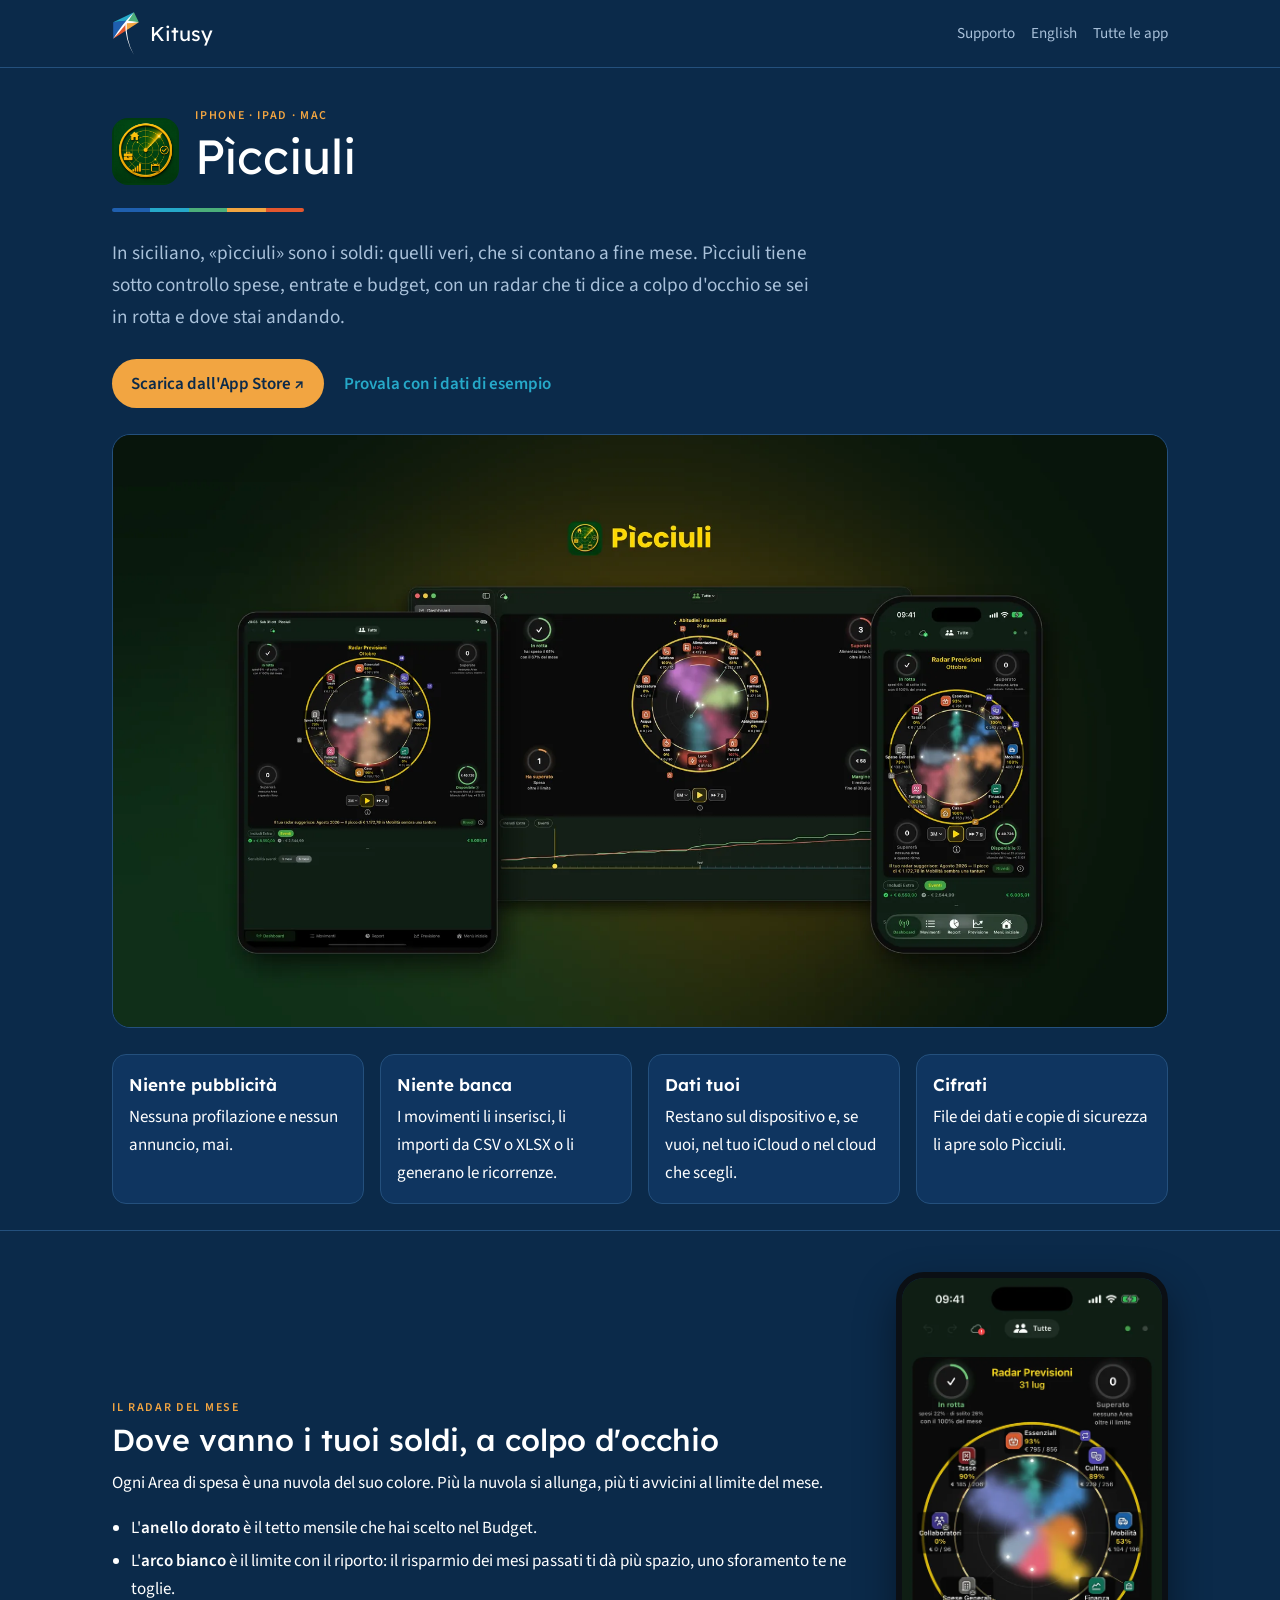
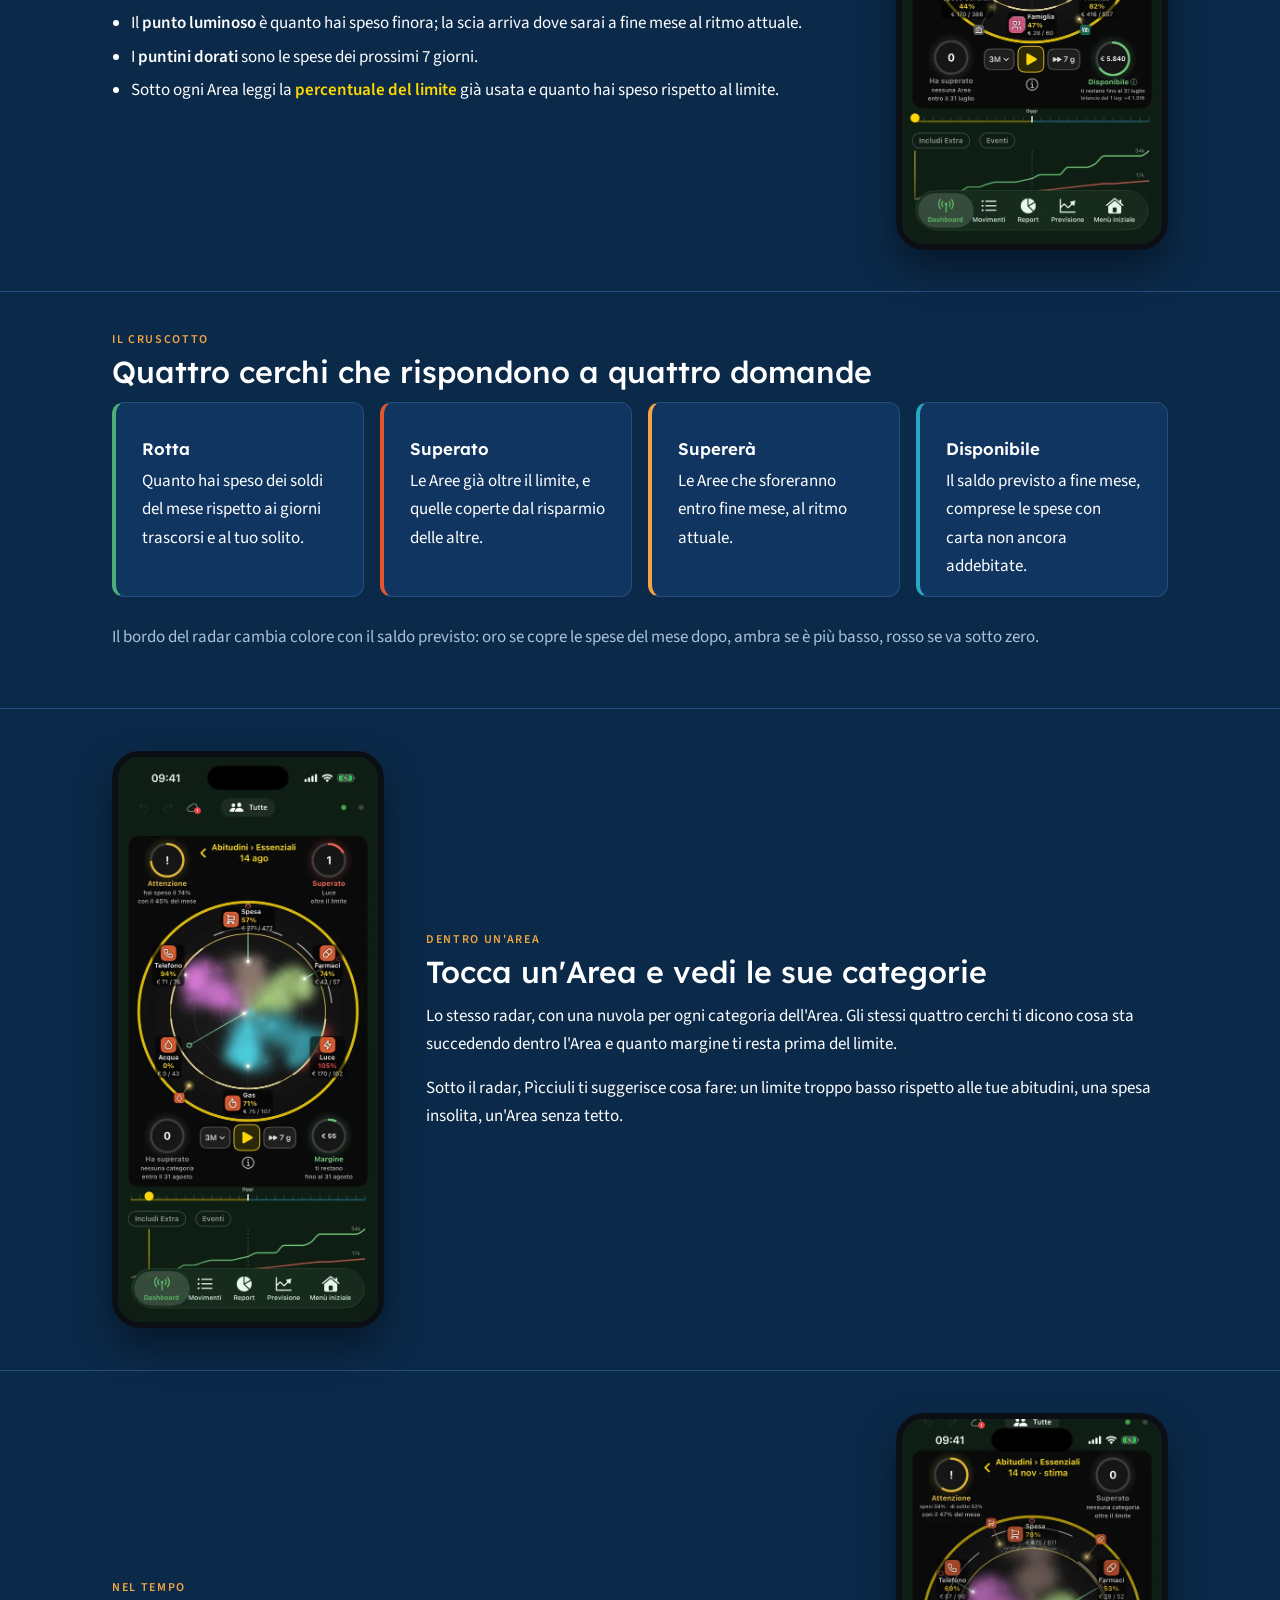
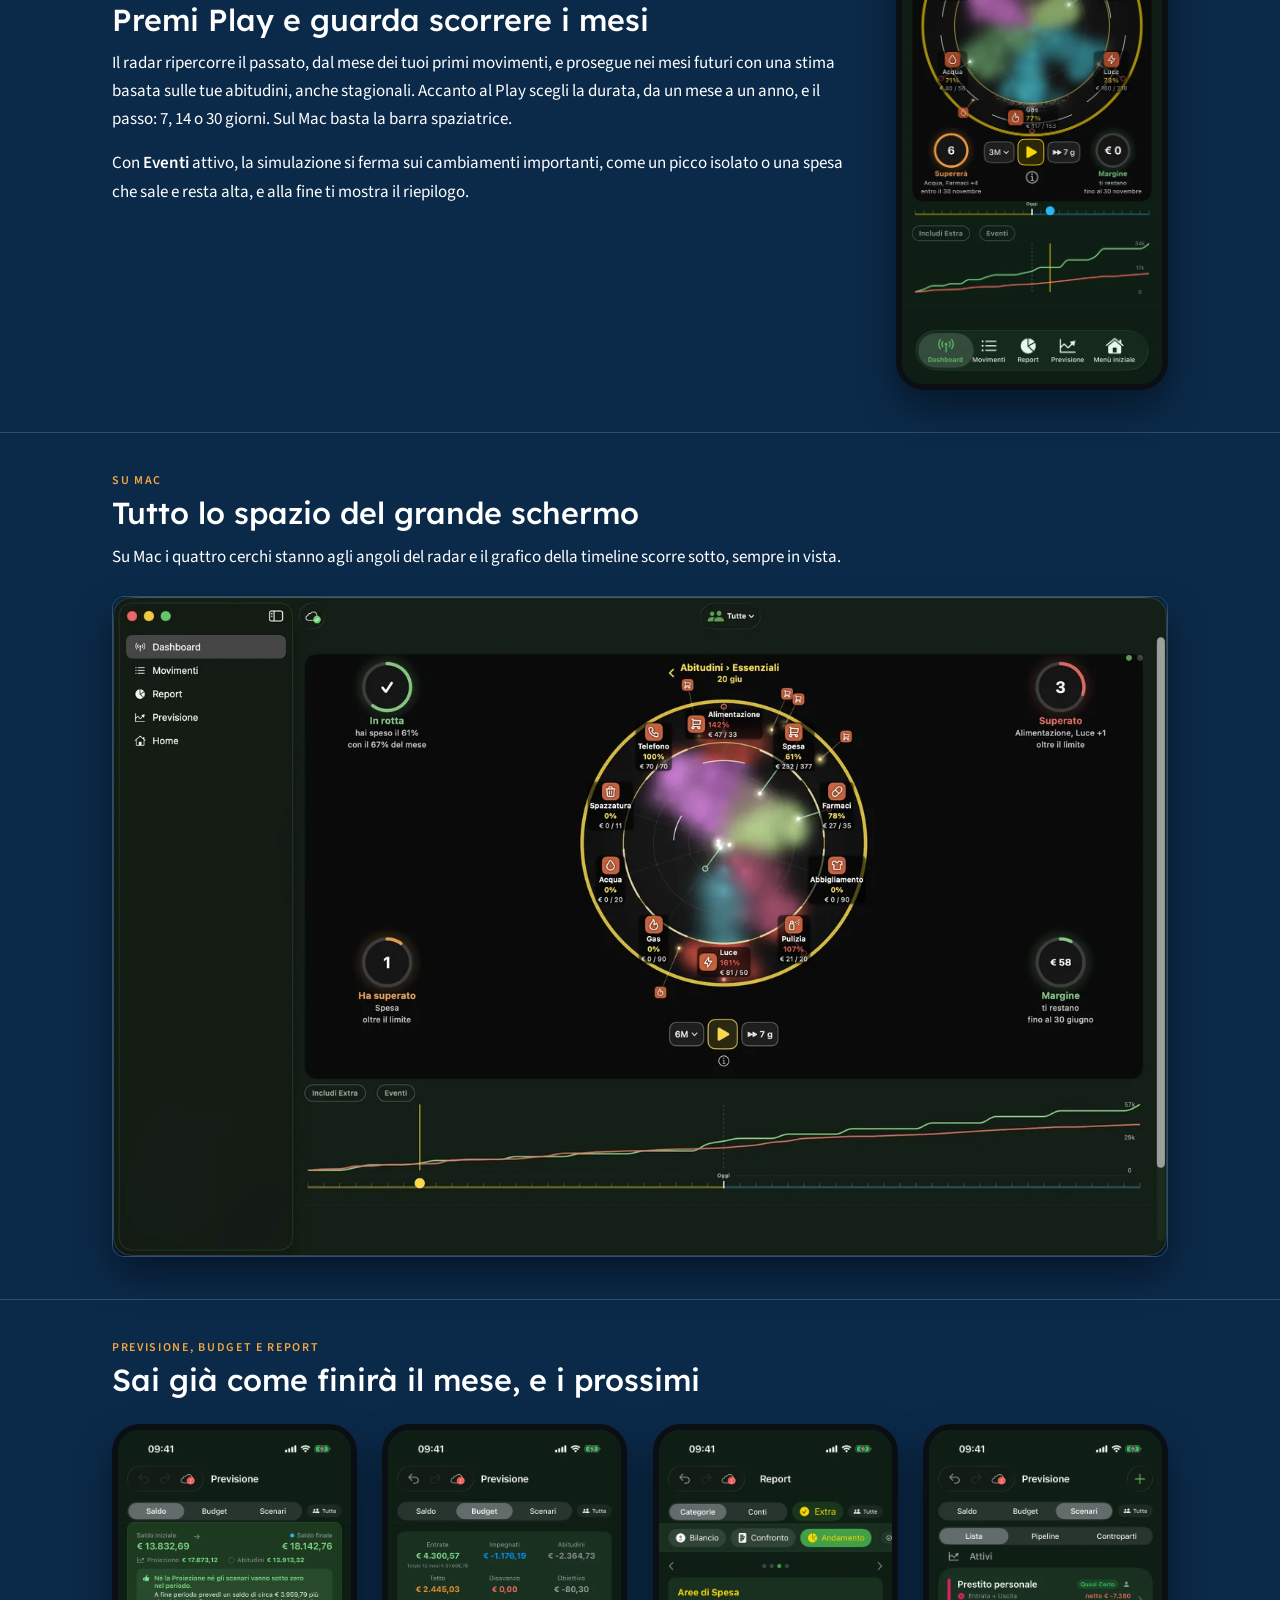
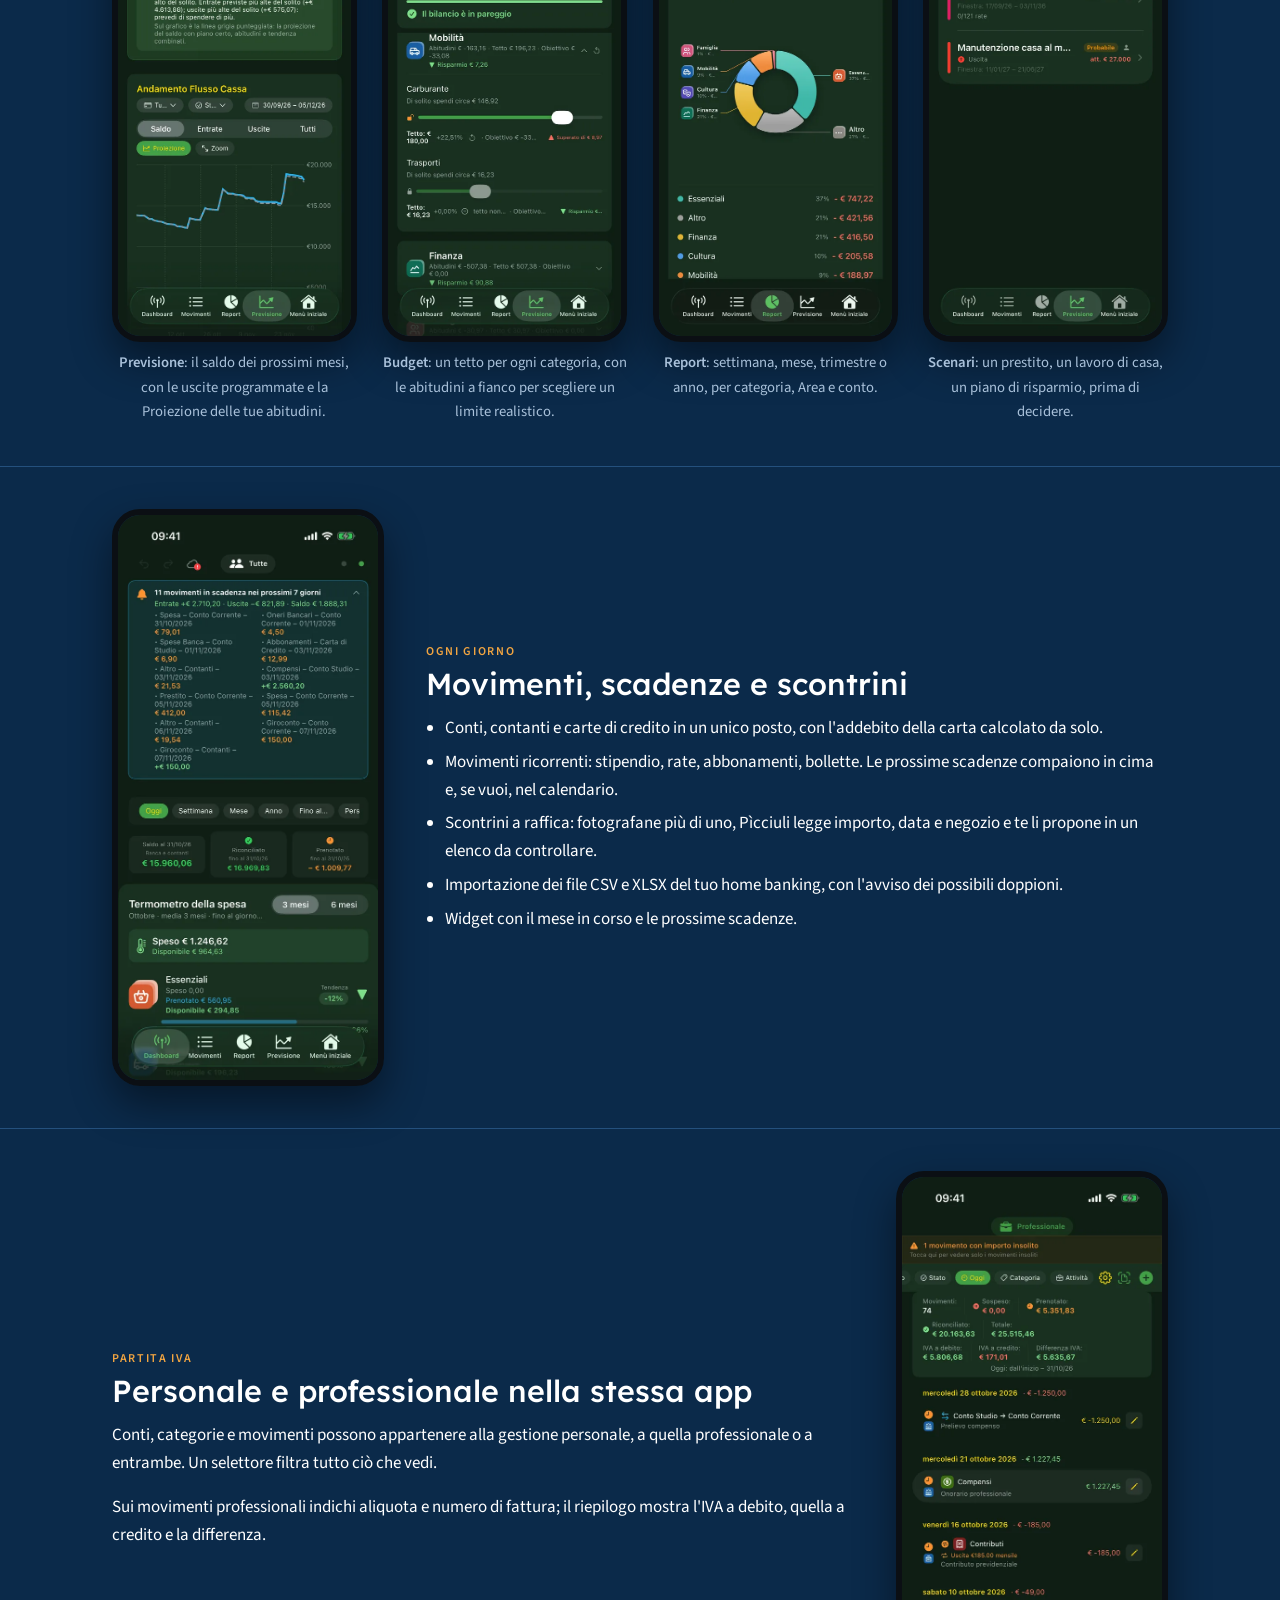
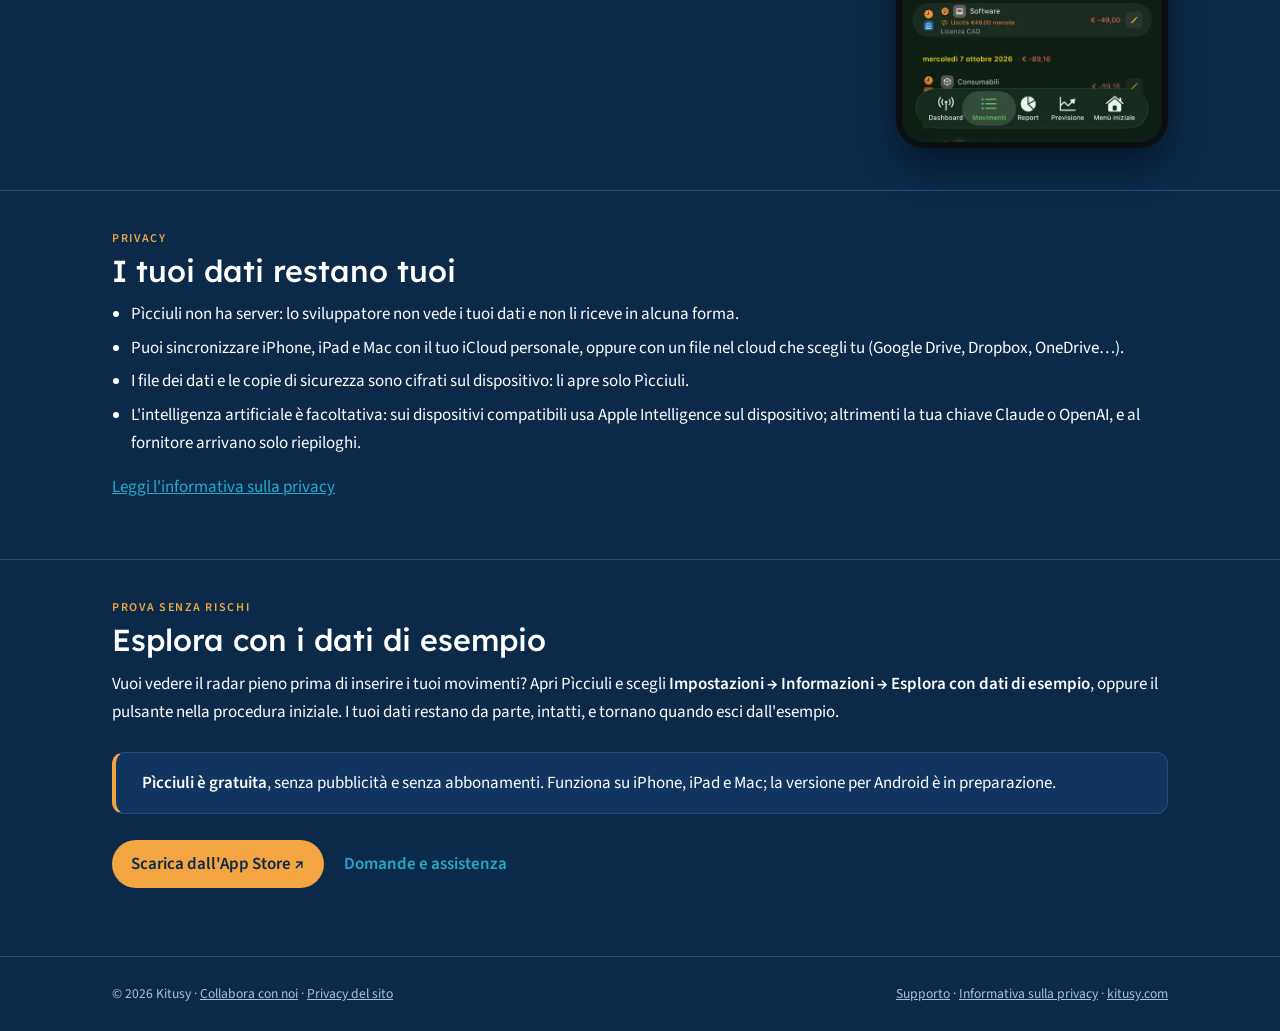
<file: picciuli/index.html>
<!doctype html>
<html lang="it">
<head>
<meta charset="utf-8">
<meta name="viewport" content="width=device-width, initial-scale=1, viewport-fit=cover">
<title>Pìcciuli — spese, budget e radar del mese · Kitusy</title>
<meta name="description" content="Pìcciuli tiene sotto controllo spese, entrate e budget su iPhone, iPad e Mac, con un radar che ti dice a colpo d'occhio se sei in rotta. Senza pubblicità, senza collegamento alla banca: i dati restano tuoi.">
<meta property="og:title" content="Pìcciuli — spese, budget e radar del mese">
<meta property="og:description" content="Il mese in corso a colpo d'occhio, la previsione di fine mese e i tuoi dati che restano tuoi.">
<meta property="og:image" content="https://kitusy.com/picciuli/img/og.jpg">
<meta property="og:type" content="website">
<meta property="og:url" content="https://kitusy.com/picciuli/">
<link rel="icon" type="image/svg+xml" href="/assets/kitusy-kite.svg">
<link rel="stylesheet" href="/assets/fonts.css">
<style>
*{box-sizing:border-box}
body{margin:0}
:root{
  --navy:#0B2A4A; --navy-2:#0F3560; --line:#24507d;
  --ink:#FFFFFF; --muted:#A9C1DA;
  --k-blue:#1F5FAF; --k-cyan:#26A9C9; --k-green:#4CAF7A; --k-amber:#F2A541; --k-red:#E4572E;
  --oro:#FFD700;
  --f-display:"Lexend","Avenir Next","Segoe UI",system-ui,sans-serif;
  --f-body:"Source Sans 3","Segoe UI",system-ui,sans-serif;
  --s0:1rem; --s1:1.618rem; --s2:2.618rem; --s3:4.236rem;
  color-scheme:dark;
}
html{background:var(--navy)}
body{background:var(--navy);color:var(--ink);font-family:var(--f-body);font-size:1.0625rem;line-height:1.65}
.wrap{max-width:68rem;margin:0 auto;padding-left:max(16px,env(safe-area-inset-left,0px));padding-right:max(16px,env(safe-area-inset-right,0px))}
a{color:var(--k-cyan)}
a:focus-visible{outline:2px solid var(--k-amber);outline-offset:3px;border-radius:4px}
header{border-bottom:1px solid var(--line)}
header .wrap{display:flex;align-items:center;justify-content:space-between;gap:var(--s0);padding-block:.7rem}
.brand{display:flex;align-items:center;gap:.6rem;color:var(--ink);text-decoration:none;font-family:var(--f-display);font-size:1.25rem}
.brand img{width:1.75rem;height:auto;display:block}
header nav{display:flex;gap:var(--s0)}
header nav a{color:var(--muted);text-decoration:none;font-size:.95rem}
header nav a:hover{color:var(--ink)}
.eyebrow{font:600 .75rem/1 var(--f-body);letter-spacing:.14em;text-transform:uppercase;color:var(--k-amber);margin:0 0 .5rem}
h1,h2,h3{font-family:var(--f-display);text-wrap:balance}
h1{font-weight:400;font-size:clamp(2rem,5vw,3rem);line-height:1.1;margin:0 0 .6rem}
h2{font-weight:500;font-size:clamp(1.4rem,3vw,1.9rem);line-height:1.2;margin:0 0 .7rem}
h3{font-weight:600;font-size:1.05rem;margin:var(--s0) 0 .3rem}
p{margin:0 0 var(--s0)}
.muted{color:var(--muted)}
.stripe{display:flex;height:4px;max-width:12rem;margin:0 0 var(--s1);border-radius:2px;overflow:hidden}
.stripe i{flex:1}
.hero{padding-block:var(--s2) var(--s1)}
.hero .app{display:flex;align-items:center;gap:1rem;margin-bottom:var(--s0)}
.hero .app img{width:4.2rem;height:4.2rem;border-radius:1rem;display:block;flex:none}
.lead{font-size:1.2rem;color:var(--muted);max-width:44rem}
.cta{display:flex;flex-wrap:wrap;align-items:center;gap:.8rem 1.2rem;margin:var(--s1) 0}
.btn{display:inline-block;background:var(--k-amber);color:#0B2A4A;font-weight:700;text-decoration:none;padding:.65rem 1.2rem;border-radius:999px}
.btn:hover{filter:brightness(1.08)}
.link{color:var(--k-cyan);text-decoration:none;font-weight:600}
.shot-hero{display:block;width:100%;height:auto;border-radius:18px;border:1px solid var(--line);margin-top:var(--s0)}
.pluses{display:grid;grid-template-columns:repeat(auto-fit,minmax(14rem,1fr));gap:var(--s0);margin:var(--s1) 0 0;padding:0;list-style:none}
.pluses li{background:var(--navy-2);border:1px solid var(--line);border-radius:14px;padding:var(--s0)}
.pluses strong{display:block;font-family:var(--f-display);font-weight:600;margin-bottom:.2rem}
section.feat{border-top:1px solid var(--line);padding-block:var(--s2)}
.grid{display:grid;grid-template-columns:minmax(0,1fr) 17rem;gap:var(--s2);align-items:center}
.grid.rev{grid-template-columns:17rem minmax(0,1fr)}
.grid.rev .txt{order:2}
.phone{display:block;width:100%;height:auto;border-radius:28px;border:6px solid #0b0f14;box-shadow:0 18px 40px rgba(0,0,0,.45)}
.phones{display:grid;grid-template-columns:repeat(auto-fit,minmax(9.5rem,1fr));gap:var(--s1);margin-top:var(--s1)}
.phones figure{margin:0}
.phones figcaption{color:var(--muted);font-size:.92rem;margin-top:.6rem;text-align:center}
.mac{display:block;width:100%;height:auto;border-radius:12px;border:1px solid var(--line);box-shadow:0 18px 40px rgba(0,0,0,.45);margin-top:var(--s1)}
ul.list{margin:0 0 var(--s0);padding-left:1.2rem}
ul.list li{margin-bottom:.35rem}
.chip{display:inline-block;font-weight:700;color:var(--oro)}
.card{background:var(--navy-2);border:1px solid var(--line);border-left:4px solid var(--k-amber);border-radius:12px;padding:var(--s0) var(--s1);margin:var(--s1) 0 0}
.card p:last-child{margin:0}
footer{border-top:1px solid var(--line)}
footer .wrap{display:flex;justify-content:space-between;gap:var(--s0);flex-wrap:wrap;padding-block:var(--s1);color:var(--muted);font-size:.85rem}
footer a{color:var(--muted)}
@media (max-width:760px){
  .grid,.grid.rev{grid-template-columns:1fr}
  .grid.rev .txt{order:0}
  .grid .phone{max-width:17rem;margin:0 auto}
}
</style>
</head>
<body>
<header>
  <div class="wrap">
    <a class="brand" href="/" aria-label="Kitusy, pagina principale"><img src="/assets/kitusy-kite.svg" alt=""><span>Kitusy</span></a>
    <nav><a href="/picciuli/supporto">Supporto</a><a href="/picciuli/en/" hreflang="en" lang="en">English</a><a href="/#app">Tutte le app</a></nav>
  </div>
</header>

<main>
  <section class="hero">
    <div class="wrap">
      <div class="app">
        <img src="/assets/picciuli.png" alt="">
        <div>
          <p class="eyebrow">iPhone · iPad · Mac</p>
          <h1>Pìcciuli</h1>
        </div>
      </div>
      <div class="stripe" aria-hidden="true"><i style="background:var(--k-blue)"></i><i style="background:var(--k-cyan)"></i><i style="background:var(--k-green)"></i><i style="background:var(--k-amber)"></i><i style="background:var(--k-red)"></i></div>
      <p class="lead">In siciliano, «pìcciuli» sono i soldi: quelli veri, che si contano a fine mese. Pìcciuli tiene sotto controllo spese, entrate e budget, con un radar che ti dice a colpo d'occhio se sei in rotta e dove stai andando.</p>
      <div class="cta">
        <a class="btn" href="https://apps.apple.com/it/app/p%C3%ACcciuli/id6793956859" target="_blank" rel="noopener">Scarica dall'App Store ↗</a>
        <a class="link" href="#esempio">Provala con i dati di esempio</a>
      </div>
      <img class="shot-hero" src="/picciuli/img/hero.webp" width="1800" height="1012" alt="Il radar di Pìcciuli su iPad, Mac e iPhone">
      <ul class="pluses">
        <li><strong>Niente pubblicità</strong>Nessuna profilazione e nessun annuncio, mai.</li>
        <li><strong>Niente banca</strong>I movimenti li inserisci, li importi da CSV o XLSX o li generano le ricorrenze.</li>
        <li><strong>Dati tuoi</strong>Restano sul dispositivo e, se vuoi, nel tuo iCloud o nel cloud che scegli.</li>
        <li><strong>Cifrati</strong>File dei dati e copie di sicurezza li apre solo Pìcciuli.</li>
      </ul>
    </div>
  </section>

  <section class="feat" id="radar">
    <div class="wrap grid">
      <div class="txt">
        <p class="eyebrow">Il radar del mese</p>
        <h2>Dove vanno i tuoi soldi, a colpo d'occhio</h2>
        <p>Ogni Area di spesa è una nuvola del suo colore. Più la nuvola si allunga, più ti avvicini al limite del mese.</p>
        <ul class="list">
          <li>L'<strong>anello dorato</strong> è il tetto mensile che hai scelto nel Budget.</li>
          <li>L'<strong>arco bianco</strong> è il limite con il riporto: il risparmio dei mesi passati ti dà più spazio, uno sforamento te ne toglie.</li>
          <li>Il <strong>punto luminoso</strong> è quanto hai speso finora; la scia arriva dove sarai a fine mese al ritmo attuale.</li>
          <li>I <strong>puntini dorati</strong> sono le spese dei prossimi 7 giorni.</li>
          <li>Sotto ogni Area leggi la <span class="chip">percentuale del limite</span> già usata e quanto hai speso rispetto al limite.</li>
        </ul>
      </div>
      <img class="phone" src="/picciuli/img/radar.webp" width="560" height="1217" alt="Il radar delle Aree su iPhone" loading="lazy">
    </div>
  </section>

  <section class="feat">
    <div class="wrap">
      <p class="eyebrow">Il cruscotto</p>
      <h2>Quattro cerchi che rispondono a quattro domande</h2>
      <div class="pluses" style="margin-top:0">
        <div class="card" style="margin:0;border-left-color:var(--k-green)"><h3>Rotta</h3><p>Quanto hai speso dei soldi del mese rispetto ai giorni trascorsi e al tuo solito.</p></div>
        <div class="card" style="margin:0;border-left-color:var(--k-red)"><h3>Superato</h3><p>Le Aree già oltre il limite, e quelle coperte dal risparmio delle altre.</p></div>
        <div class="card" style="margin:0;border-left-color:var(--k-amber)"><h3>Supererà</h3><p>Le Aree che sforeranno entro fine mese, al ritmo attuale.</p></div>
        <div class="card" style="margin:0;border-left-color:var(--k-cyan)"><h3>Disponibile</h3><p>Il saldo previsto a fine mese, comprese le spese con carta non ancora addebitate.</p></div>
      </div>
      <p class="muted" style="margin-top:var(--s1)">Il bordo del radar cambia colore con il saldo previsto: oro se copre le spese del mese dopo, ambra se è più basso, rosso se va sotto zero.</p>
    </div>
  </section>

  <section class="feat">
    <div class="wrap grid rev">
      <img class="phone" src="/picciuli/img/radar-area.webp" width="560" height="1217" alt="Il radar di una singola Area con le sue categorie" loading="lazy">
      <div class="txt">
        <p class="eyebrow">Dentro un'Area</p>
        <h2>Tocca un'Area e vedi le sue categorie</h2>
        <p>Lo stesso radar, con una nuvola per ogni categoria dell'Area. Gli stessi quattro cerchi ti dicono cosa sta succedendo dentro l'Area e quanto margine ti resta prima del limite.</p>
        <p>Sotto il radar, Pìcciuli ti suggerisce cosa fare: un limite troppo basso rispetto alle tue abitudini, una spesa insolita, un'Area senza tetto.</p>
      </div>
    </div>
  </section>

  <section class="feat">
    <div class="wrap grid">
      <div class="txt">
        <p class="eyebrow">Nel tempo</p>
        <h2>Premi Play e guarda scorrere i mesi</h2>
        <p>Il radar ripercorre il passato, dal mese dei tuoi primi movimenti, e prosegue nei mesi futuri con una stima basata sulle tue abitudini, anche stagionali. Accanto al Play scegli la durata, da un mese a un anno, e il passo: 7, 14 o 30 giorni. Sul Mac basta la barra spaziatrice.</p>
        <p>Con <strong>Eventi</strong> attivo, la simulazione si ferma sui cambiamenti importanti, come un picco isolato o una spesa che sale e resta alta, e alla fine ti mostra il riepilogo.</p>
      </div>
      <img class="phone" src="/picciuli/img/timeline.webp" width="560" height="1217" alt="Il radar durante la simulazione nei mesi futuri" loading="lazy">
    </div>
  </section>

  <section class="feat">
    <div class="wrap">
      <p class="eyebrow">Su Mac</p>
      <h2>Tutto lo spazio del grande schermo</h2>
      <p>Su Mac i quattro cerchi stanno agli angoli del radar e il grafico della timeline scorre sotto, sempre in vista.</p>
      <img class="mac" src="/picciuli/img/mac-radar.webp" width="1440" height="900" alt="Il radar di Pìcciuli su Mac" loading="lazy">
    </div>
  </section>

  <section class="feat">
    <div class="wrap">
      <p class="eyebrow">Previsione, Budget e Report</p>
      <h2>Sai già come finirà il mese, e i prossimi</h2>
      <div class="phones">
        <figure><img class="phone" src="/picciuli/img/previsione.webp" width="560" height="1217" alt="La Previsione del saldo" loading="lazy"><figcaption><strong>Previsione</strong>: il saldo dei prossimi mesi, con le uscite programmate e la Proiezione delle tue abitudini.</figcaption></figure>
        <figure><img class="phone" src="/picciuli/img/budget.webp" width="560" height="1217" alt="Il Budget con i cursori dei tetti" loading="lazy"><figcaption><strong>Budget</strong>: un tetto per ogni categoria, con le abitudini a fianco per scegliere un limite realistico.</figcaption></figure>
        <figure><img class="phone" src="/picciuli/img/report.webp" width="560" height="1217" alt="Il Report per Aree di spesa" loading="lazy"><figcaption><strong>Report</strong>: settimana, mese, trimestre o anno, per categoria, Area e conto.</figcaption></figure>
        <figure><img class="phone" src="/picciuli/img/scenari.webp" width="560" height="1217" alt="Gli Scenari nella Previsione" loading="lazy"><figcaption><strong>Scenari</strong>: un prestito, un lavoro di casa, un piano di risparmio, prima di decidere.</figcaption></figure>
      </div>
    </div>
  </section>

  <section class="feat">
    <div class="wrap grid rev">
      <img class="phone" src="/picciuli/img/scadenze.webp" width="560" height="1217" alt="Le scadenze dei prossimi 7 giorni e il Termometro della spesa" loading="lazy">
      <div class="txt">
        <p class="eyebrow">Ogni giorno</p>
        <h2>Movimenti, scadenze e scontrini</h2>
        <ul class="list">
          <li>Conti, contanti e carte di credito in un unico posto, con l'addebito della carta calcolato da solo.</li>
          <li>Movimenti ricorrenti: stipendio, rate, abbonamenti, bollette. Le prossime scadenze compaiono in cima e, se vuoi, nel calendario.</li>
          <li>Scontrini a raffica: fotografane più di uno, Pìcciuli legge importo, data e negozio e te li propone in un elenco da controllare.</li>
          <li>Importazione dei file CSV e XLSX del tuo home banking, con l'avviso dei possibili doppioni.</li>
          <li>Widget con il mese in corso e le prossime scadenze.</li>
        </ul>
      </div>
    </div>
  </section>

  <section class="feat">
    <div class="wrap grid">
      <div class="txt">
        <p class="eyebrow">Partita IVA</p>
        <h2>Personale e professionale nella stessa app</h2>
        <p>Conti, categorie e movimenti possono appartenere alla gestione personale, a quella professionale o a entrambe. Un selettore filtra tutto ciò che vedi.</p>
        <p>Sui movimenti professionali indichi aliquota e numero di fattura; il riepilogo mostra l'IVA a debito, quella a credito e la differenza.</p>
      </div>
      <img class="phone" src="/picciuli/img/iva.webp" width="560" height="1217" alt="Il riepilogo IVA nella gestione professionale" loading="lazy">
    </div>
  </section>

  <section class="feat" id="dati">
    <div class="wrap">
      <p class="eyebrow">Privacy</p>
      <h2>I tuoi dati restano tuoi</h2>
      <ul class="list">
        <li>Pìcciuli non ha server: lo sviluppatore non vede i tuoi dati e non li riceve in alcuna forma.</li>
        <li>Puoi sincronizzare iPhone, iPad e Mac con il tuo iCloud personale, oppure con un file nel cloud che scegli tu (Google Drive, Dropbox, OneDrive…).</li>
        <li>I file dei dati e le copie di sicurezza sono cifrati sul dispositivo: li apre solo Pìcciuli.</li>
        <li>L'intelligenza artificiale è facoltativa: sui dispositivi compatibili usa Apple Intelligence sul dispositivo; altrimenti la tua chiave Claude o OpenAI, e al fornitore arrivano solo riepiloghi.</li>
      </ul>
      <p><a href="/picciuli/privacy">Leggi l'informativa sulla privacy</a></p>
    </div>
  </section>

  <section class="feat" id="esempio">
    <div class="wrap">
      <p class="eyebrow">Prova senza rischi</p>
      <h2>Esplora con i dati di esempio</h2>
      <p>Vuoi vedere il radar pieno prima di inserire i tuoi movimenti? Apri Pìcciuli e scegli <strong>Impostazioni → Informazioni → Esplora con dati di esempio</strong>, oppure il pulsante nella procedura iniziale. I tuoi dati restano da parte, intatti, e tornano quando esci dall'esempio.</p>
      <div class="card">
        <p><strong>Pìcciuli è gratuita</strong>, senza pubblicità e senza abbonamenti. Funziona su iPhone, iPad e Mac; la versione per Android è in preparazione.</p>
      </div>
      <div class="cta">
        <a class="btn" href="https://apps.apple.com/it/app/p%C3%ACcciuli/id6793956859" target="_blank" rel="noopener">Scarica dall'App Store ↗</a>
        <a class="link" href="/picciuli/supporto">Domande e assistenza</a>
      </div>
    </div>
  </section>
</main>

<footer>
  <div class="wrap">
    <span>© 2026 Kitusy · <a href="/collabora">Collabora con noi</a> · <a href="/privacy">Privacy del sito</a></span>
    <span><a href="/picciuli/supporto">Supporto</a> · <a href="/picciuli/privacy">Informativa sulla privacy</a> · <a href="/">kitusy.com</a></span>
  </div>
</footer>
</body>
</html>
</file>
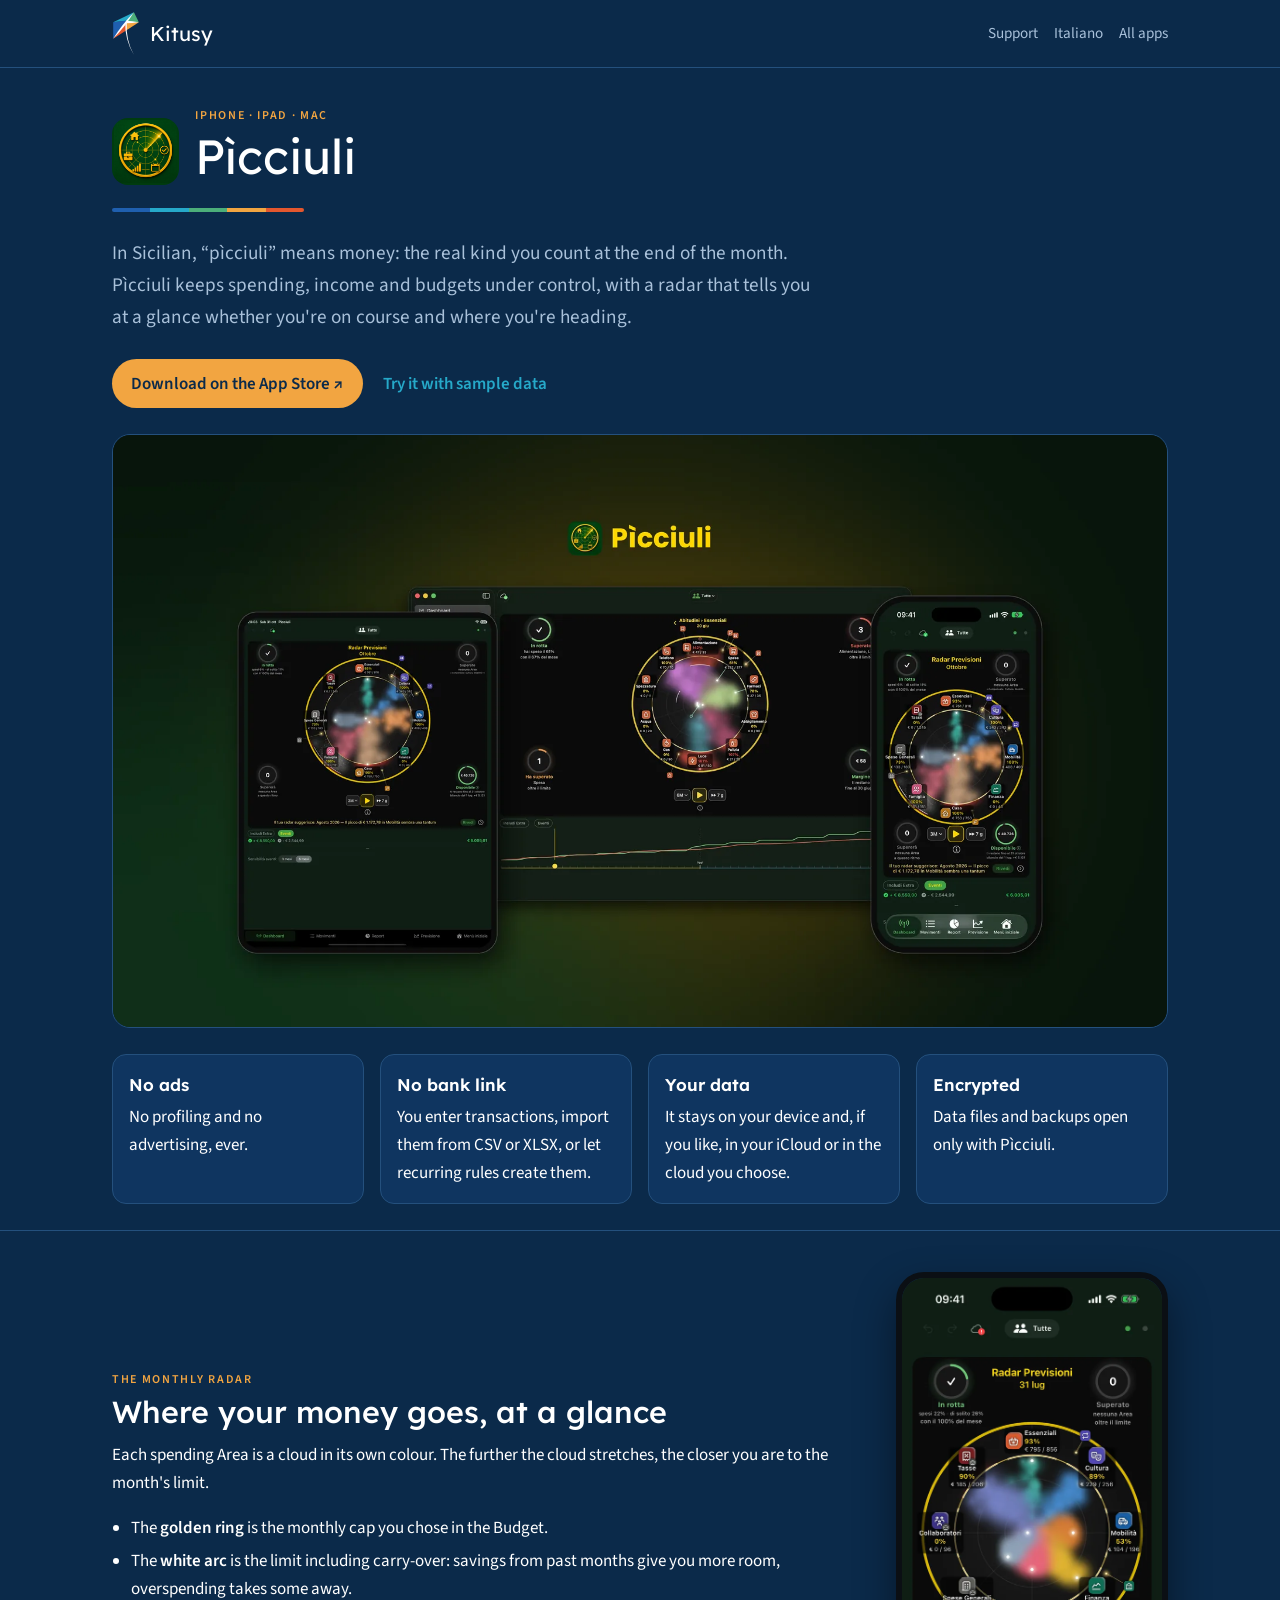
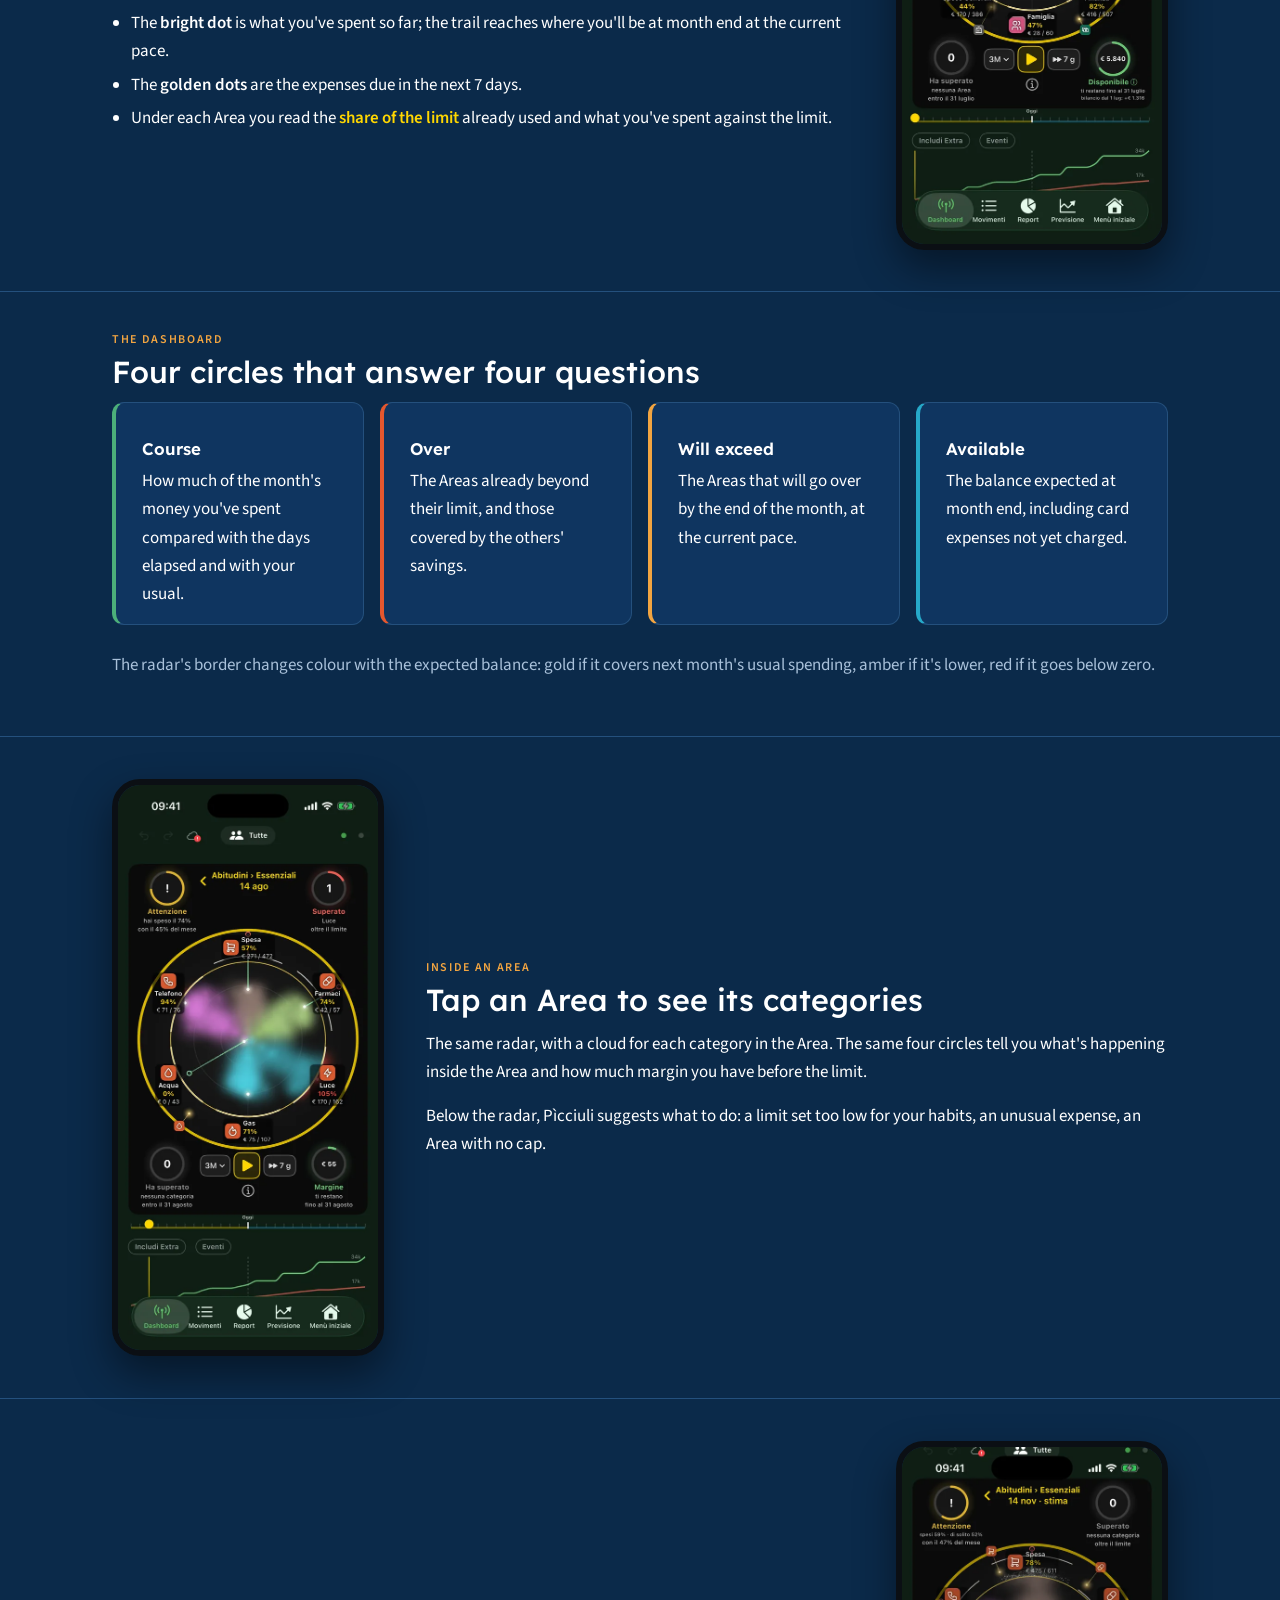
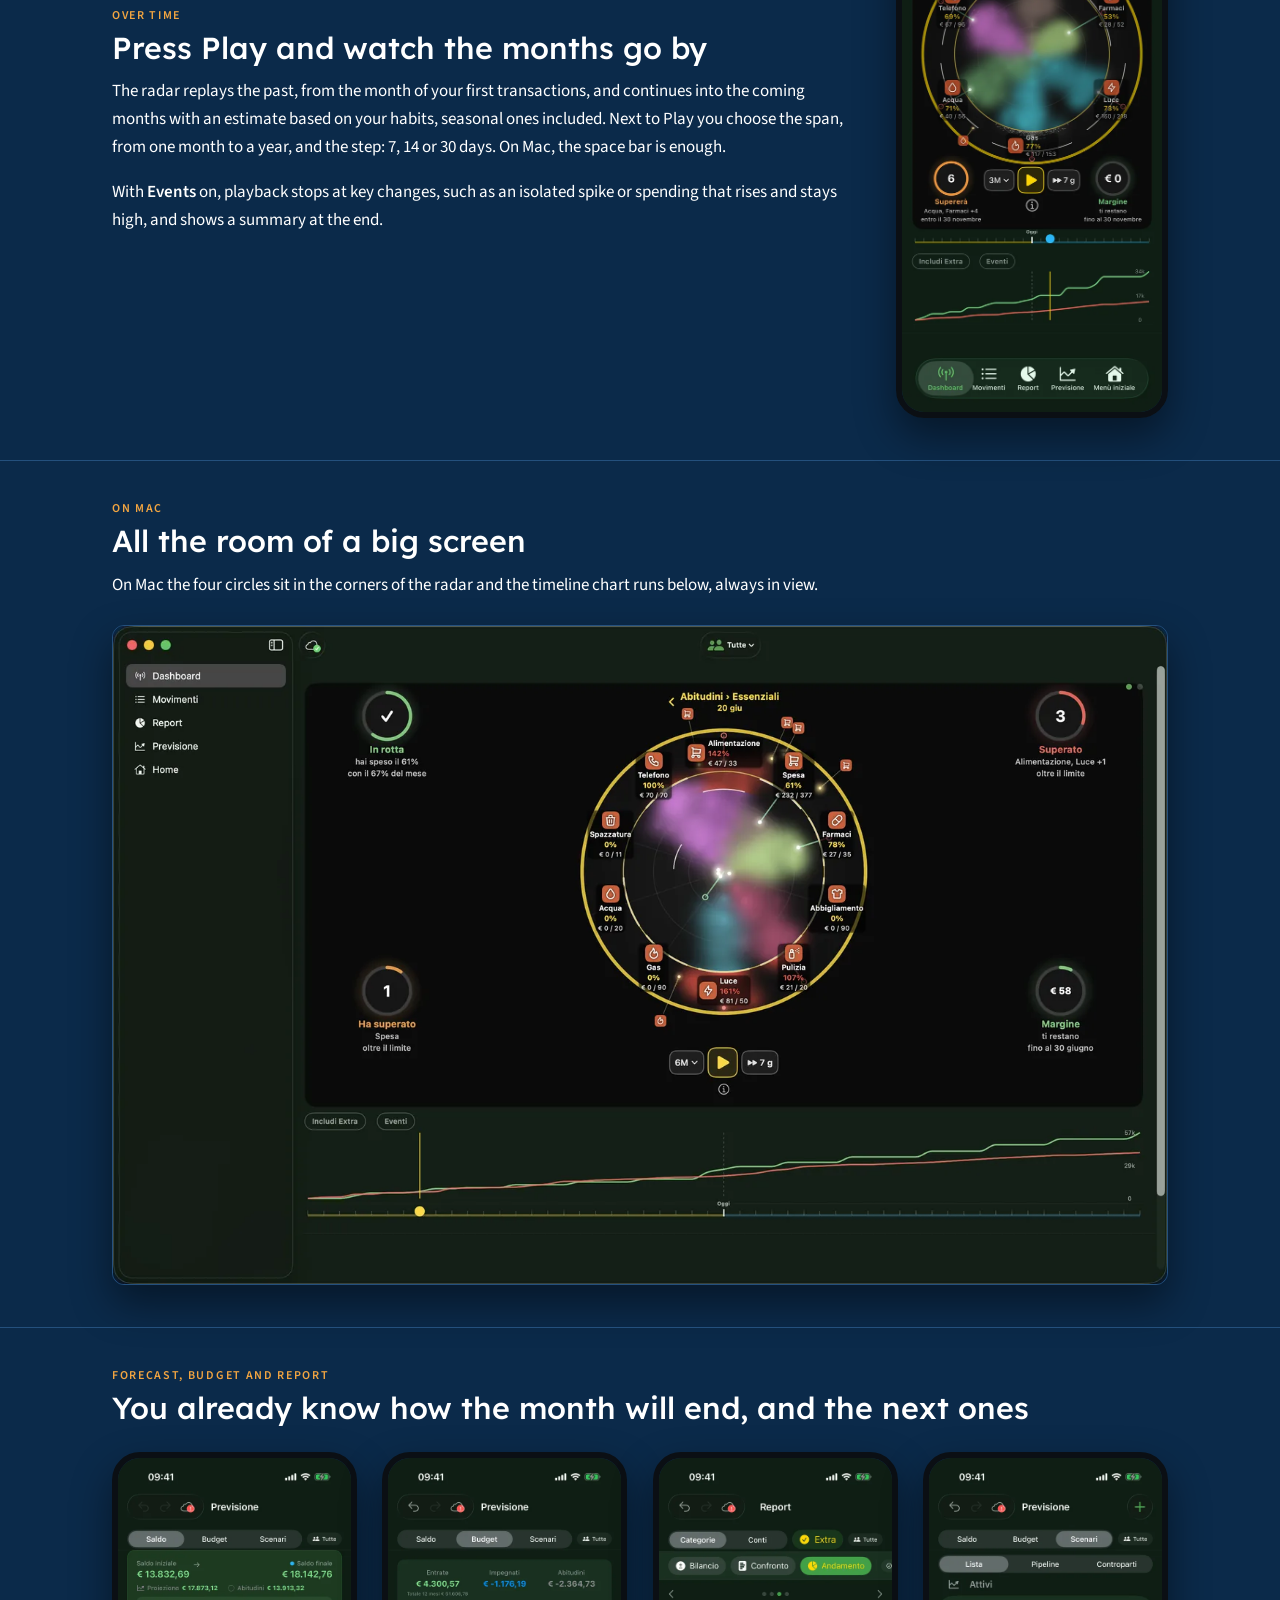
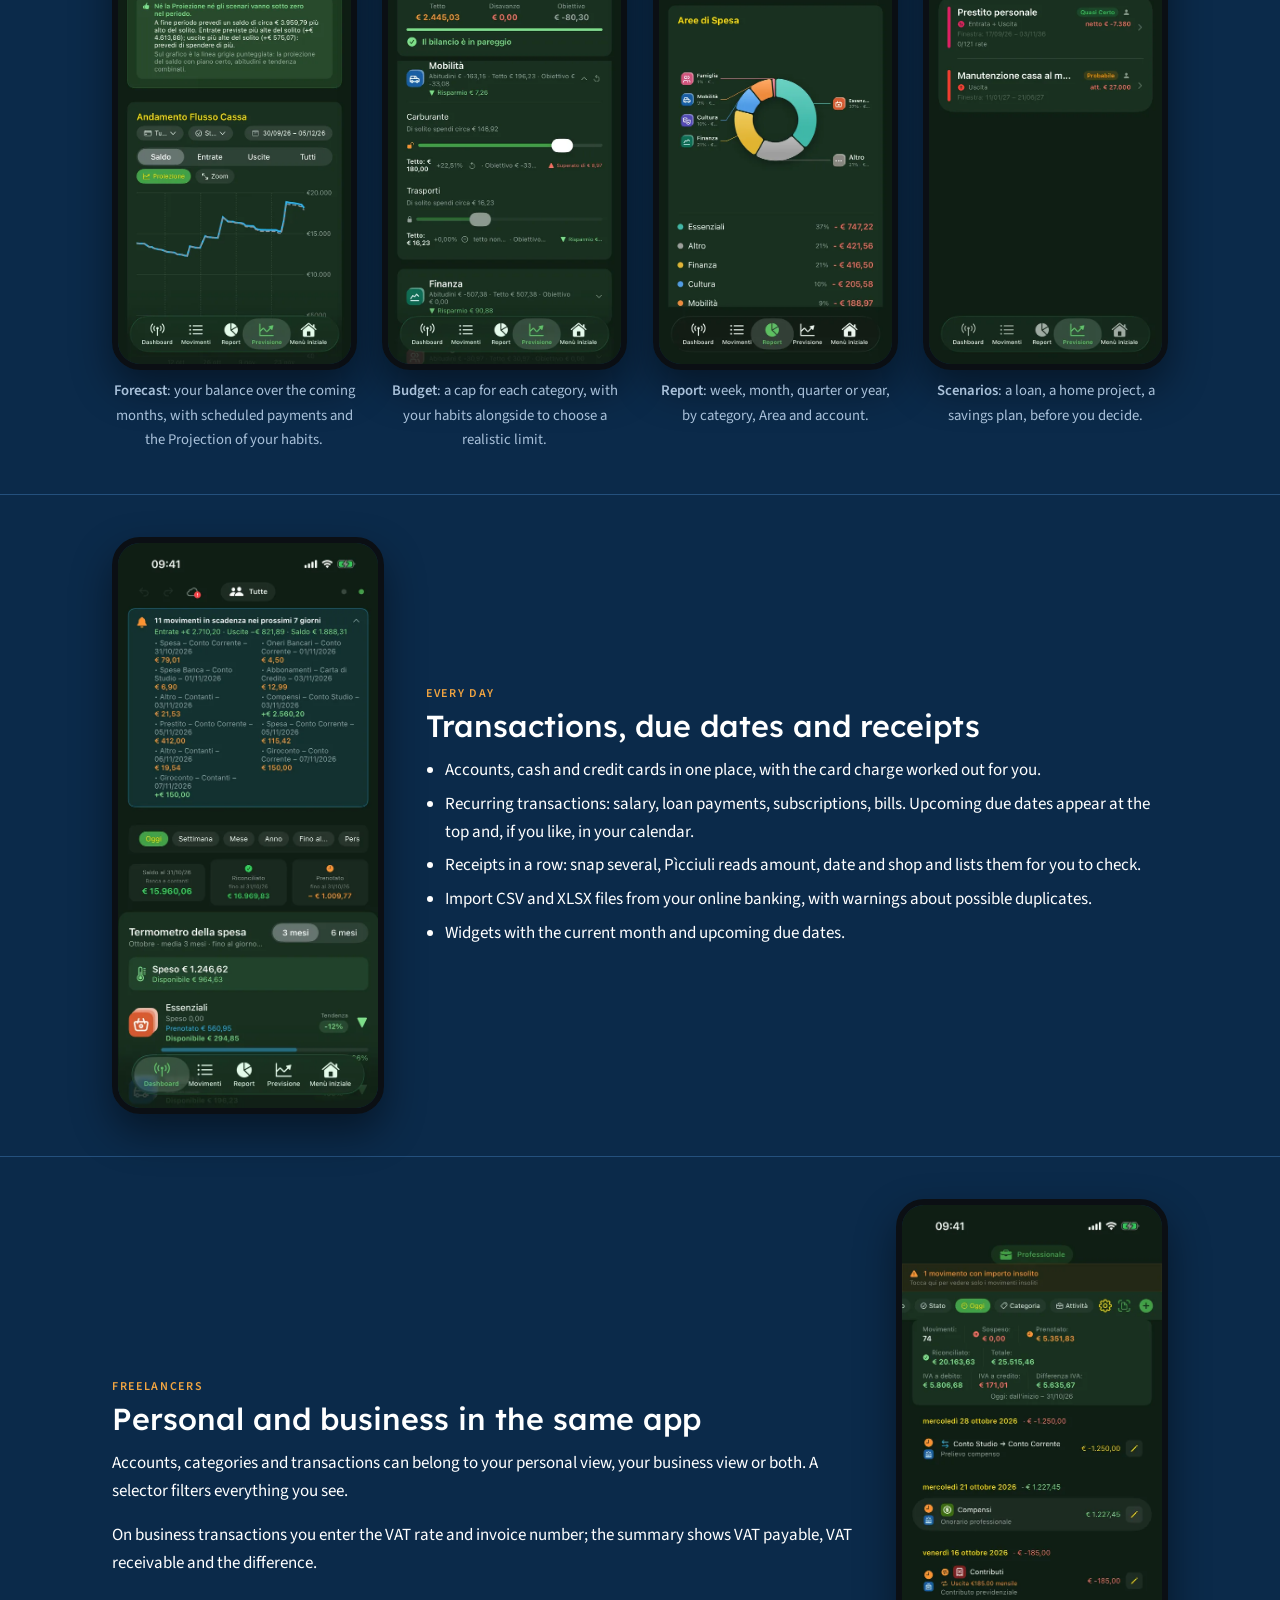
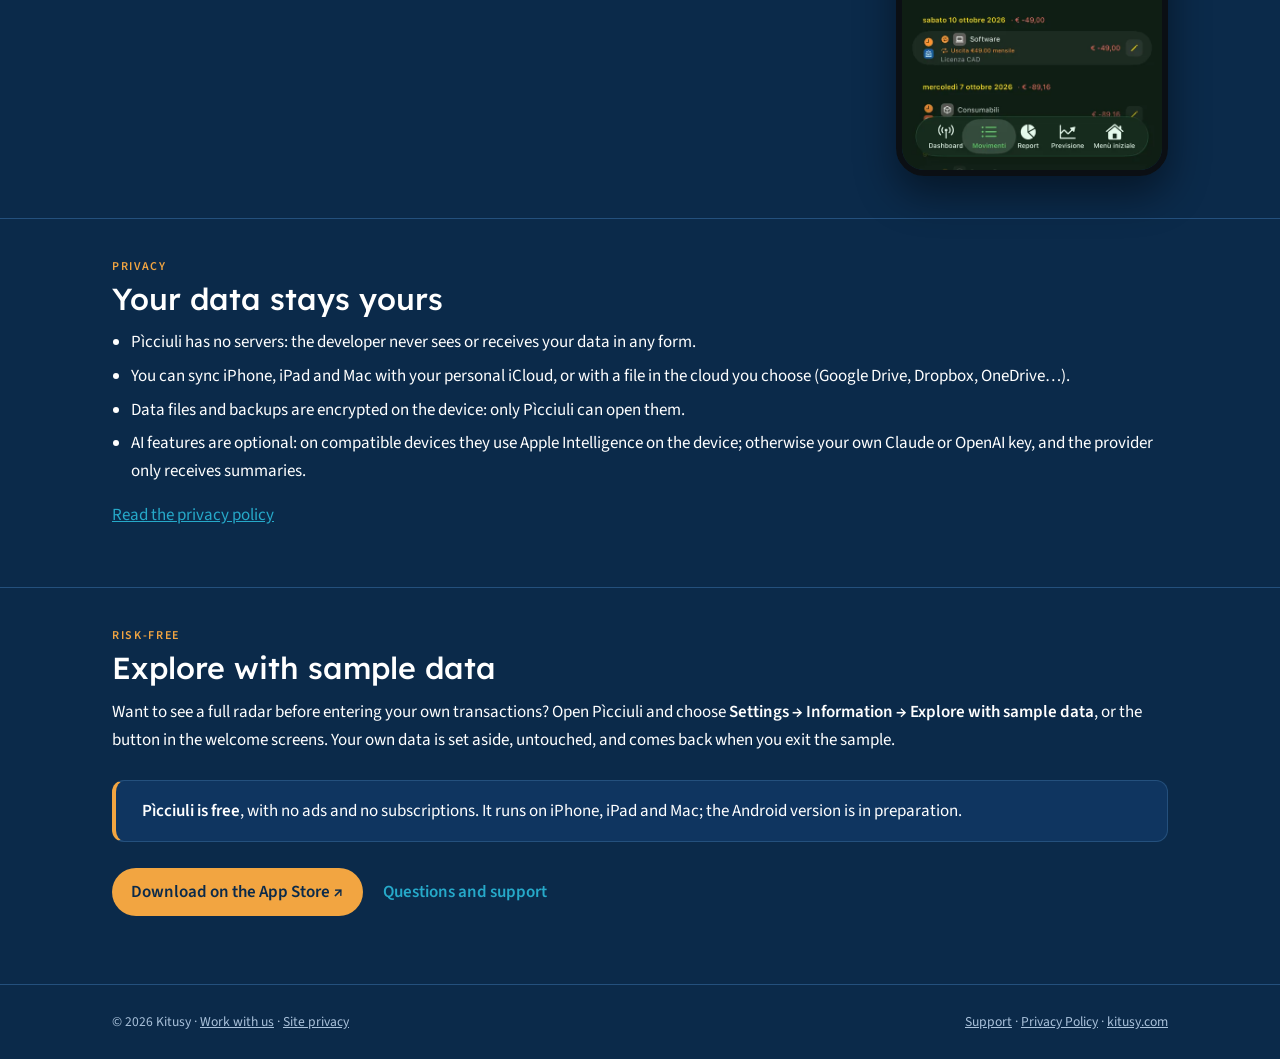
<file: picciuli/en/index.html>
<!doctype html>
<html lang="en">
<head>
<meta charset="utf-8">
<meta name="viewport" content="width=device-width, initial-scale=1, viewport-fit=cover">
<title>Pìcciuli — spending, budgets and a monthly radar · Kitusy</title>
<meta name="description" content="Pìcciuli keeps spending, income and budgets under control on iPhone, iPad and Mac, with a radar that tells you at a glance whether you're on course. No ads, no bank connection: your data stays yours.">
<meta property="og:title" content="Pìcciuli — spending, budgets and a monthly radar">
<meta property="og:description" content="The current month at a glance, the month-end forecast, and data that stays yours.">
<meta property="og:image" content="https://kitusy.com/picciuli/img/og.jpg">
<meta property="og:type" content="website">
<meta property="og:url" content="https://kitusy.com/picciuli/en/">
<link rel="icon" type="image/svg+xml" href="/assets/kitusy-kite.svg">
<link rel="stylesheet" href="/assets/fonts.css">
<style>
*{box-sizing:border-box}
body{margin:0}
:root{
  --navy:#0B2A4A; --navy-2:#0F3560; --line:#24507d;
  --ink:#FFFFFF; --muted:#A9C1DA;
  --k-blue:#1F5FAF; --k-cyan:#26A9C9; --k-green:#4CAF7A; --k-amber:#F2A541; --k-red:#E4572E;
  --oro:#FFD700;
  --f-display:"Lexend","Avenir Next","Segoe UI",system-ui,sans-serif;
  --f-body:"Source Sans 3","Segoe UI",system-ui,sans-serif;
  --s0:1rem; --s1:1.618rem; --s2:2.618rem; --s3:4.236rem;
  color-scheme:dark;
}
html{background:var(--navy)}
body{background:var(--navy);color:var(--ink);font-family:var(--f-body);font-size:1.0625rem;line-height:1.65}
.wrap{max-width:68rem;margin:0 auto;padding-left:max(16px,env(safe-area-inset-left,0px));padding-right:max(16px,env(safe-area-inset-right,0px))}
a{color:var(--k-cyan)}
a:focus-visible{outline:2px solid var(--k-amber);outline-offset:3px;border-radius:4px}
header{border-bottom:1px solid var(--line)}
header .wrap{display:flex;align-items:center;justify-content:space-between;gap:var(--s0);padding-block:.7rem}
.brand{display:flex;align-items:center;gap:.6rem;color:var(--ink);text-decoration:none;font-family:var(--f-display);font-size:1.25rem}
.brand img{width:1.75rem;height:auto;display:block}
header nav{display:flex;gap:var(--s0)}
header nav a{color:var(--muted);text-decoration:none;font-size:.95rem}
header nav a:hover{color:var(--ink)}
.eyebrow{font:600 .75rem/1 var(--f-body);letter-spacing:.14em;text-transform:uppercase;color:var(--k-amber);margin:0 0 .5rem}
h1,h2,h3{font-family:var(--f-display);text-wrap:balance}
h1{font-weight:400;font-size:clamp(2rem,5vw,3rem);line-height:1.1;margin:0 0 .6rem}
h2{font-weight:500;font-size:clamp(1.4rem,3vw,1.9rem);line-height:1.2;margin:0 0 .7rem}
h3{font-weight:600;font-size:1.05rem;margin:var(--s0) 0 .3rem}
p{margin:0 0 var(--s0)}
.muted{color:var(--muted)}
.stripe{display:flex;height:4px;max-width:12rem;margin:0 0 var(--s1);border-radius:2px;overflow:hidden}
.stripe i{flex:1}
.hero{padding-block:var(--s2) var(--s1)}
.hero .app{display:flex;align-items:center;gap:1rem;margin-bottom:var(--s0)}
.hero .app img{width:4.2rem;height:4.2rem;border-radius:1rem;display:block;flex:none}
.lead{font-size:1.2rem;color:var(--muted);max-width:44rem}
.cta{display:flex;flex-wrap:wrap;align-items:center;gap:.8rem 1.2rem;margin:var(--s1) 0}
.btn{display:inline-block;background:var(--k-amber);color:#0B2A4A;font-weight:700;text-decoration:none;padding:.65rem 1.2rem;border-radius:999px}
.btn:hover{filter:brightness(1.08)}
.link{color:var(--k-cyan);text-decoration:none;font-weight:600}
.shot-hero{display:block;width:100%;height:auto;border-radius:18px;border:1px solid var(--line);margin-top:var(--s0)}
.pluses{display:grid;grid-template-columns:repeat(auto-fit,minmax(14rem,1fr));gap:var(--s0);margin:var(--s1) 0 0;padding:0;list-style:none}
.pluses li{background:var(--navy-2);border:1px solid var(--line);border-radius:14px;padding:var(--s0)}
.pluses strong{display:block;font-family:var(--f-display);font-weight:600;margin-bottom:.2rem}
section.feat{border-top:1px solid var(--line);padding-block:var(--s2)}
.grid{display:grid;grid-template-columns:minmax(0,1fr) 17rem;gap:var(--s2);align-items:center}
.grid.rev{grid-template-columns:17rem minmax(0,1fr)}
.grid.rev .txt{order:2}
.phone{display:block;width:100%;height:auto;border-radius:28px;border:6px solid #0b0f14;box-shadow:0 18px 40px rgba(0,0,0,.45)}
.phones{display:grid;grid-template-columns:repeat(auto-fit,minmax(9.5rem,1fr));gap:var(--s1);margin-top:var(--s1)}
.phones figure{margin:0}
.phones figcaption{color:var(--muted);font-size:.92rem;margin-top:.6rem;text-align:center}
.mac{display:block;width:100%;height:auto;border-radius:12px;border:1px solid var(--line);box-shadow:0 18px 40px rgba(0,0,0,.45);margin-top:var(--s1)}
ul.list{margin:0 0 var(--s0);padding-left:1.2rem}
ul.list li{margin-bottom:.35rem}
.chip{display:inline-block;font-weight:700;color:var(--oro)}
.card{background:var(--navy-2);border:1px solid var(--line);border-left:4px solid var(--k-amber);border-radius:12px;padding:var(--s0) var(--s1);margin:var(--s1) 0 0}
.card p:last-child{margin:0}
footer{border-top:1px solid var(--line)}
footer .wrap{display:flex;justify-content:space-between;gap:var(--s0);flex-wrap:wrap;padding-block:var(--s1);color:var(--muted);font-size:.85rem}
footer a{color:var(--muted)}
@media (max-width:760px){
  .grid,.grid.rev{grid-template-columns:1fr}
  .grid.rev .txt{order:0}
  .grid .phone{max-width:17rem;margin:0 auto}
}
</style>
</head>
<body>
<header>
  <div class="wrap">
    <a class="brand" href="/" aria-label="Kitusy, home page"><img src="/assets/kitusy-kite.svg" alt=""><span>Kitusy</span></a>
    <nav><a href="/picciuli/en/support">Support</a><a href="/picciuli/" hreflang="it" lang="it">Italiano</a><a href="/#app">All apps</a></nav>
  </div>
</header>

<main>
  <section class="hero">
    <div class="wrap">
      <div class="app">
        <img src="/assets/picciuli.png" alt="">
        <div>
          <p class="eyebrow">iPhone · iPad · Mac</p>
          <h1>Pìcciuli</h1>
        </div>
      </div>
      <div class="stripe" aria-hidden="true"><i style="background:var(--k-blue)"></i><i style="background:var(--k-cyan)"></i><i style="background:var(--k-green)"></i><i style="background:var(--k-amber)"></i><i style="background:var(--k-red)"></i></div>
      <p class="lead">In Sicilian, “pìcciuli” means money: the real kind you count at the end of the month. Pìcciuli keeps spending, income and budgets under control, with a radar that tells you at a glance whether you're on course and where you're heading.</p>
      <div class="cta">
        <a class="btn" href="https://apps.apple.com/app/p%C3%ACcciuli/id6793956859" target="_blank" rel="noopener">Download on the App Store ↗</a>
        <a class="link" href="#sample">Try it with sample data</a>
      </div>
      <img class="shot-hero" src="/picciuli/img/hero.webp" width="1800" height="1012" alt="The Pìcciuli radar on iPad, Mac and iPhone">
      <ul class="pluses">
        <li><strong>No ads</strong>No profiling and no advertising, ever.</li>
        <li><strong>No bank link</strong>You enter transactions, import them from CSV or XLSX, or let recurring rules create them.</li>
        <li><strong>Your data</strong>It stays on your device and, if you like, in your iCloud or in the cloud you choose.</li>
        <li><strong>Encrypted</strong>Data files and backups open only with Pìcciuli.</li>
      </ul>
    </div>
  </section>

  <section class="feat" id="radar">
    <div class="wrap grid">
      <div class="txt">
        <p class="eyebrow">The monthly radar</p>
        <h2>Where your money goes, at a glance</h2>
        <p>Each spending Area is a cloud in its own colour. The further the cloud stretches, the closer you are to the month's limit.</p>
        <ul class="list">
          <li>The <strong>golden ring</strong> is the monthly cap you chose in the Budget.</li>
          <li>The <strong>white arc</strong> is the limit including carry-over: savings from past months give you more room, overspending takes some away.</li>
          <li>The <strong>bright dot</strong> is what you've spent so far; the trail reaches where you'll be at month end at the current pace.</li>
          <li>The <strong>golden dots</strong> are the expenses due in the next 7 days.</li>
          <li>Under each Area you read the <span class="chip">share of the limit</span> already used and what you've spent against the limit.</li>
        </ul>
      </div>
      <img class="phone" src="/picciuli/img/radar.webp" width="560" height="1217" alt="The Areas radar on iPhone" loading="lazy">
    </div>
  </section>

  <section class="feat">
    <div class="wrap">
      <p class="eyebrow">The dashboard</p>
      <h2>Four circles that answer four questions</h2>
      <div class="pluses" style="margin-top:0">
        <div class="card" style="margin:0;border-left-color:var(--k-green)"><h3>Course</h3><p>How much of the month's money you've spent compared with the days elapsed and with your usual.</p></div>
        <div class="card" style="margin:0;border-left-color:var(--k-red)"><h3>Over</h3><p>The Areas already beyond their limit, and those covered by the others' savings.</p></div>
        <div class="card" style="margin:0;border-left-color:var(--k-amber)"><h3>Will exceed</h3><p>The Areas that will go over by the end of the month, at the current pace.</p></div>
        <div class="card" style="margin:0;border-left-color:var(--k-cyan)"><h3>Available</h3><p>The balance expected at month end, including card expenses not yet charged.</p></div>
      </div>
      <p class="muted" style="margin-top:var(--s1)">The radar's border changes colour with the expected balance: gold if it covers next month's usual spending, amber if it's lower, red if it goes below zero.</p>
    </div>
  </section>

  <section class="feat">
    <div class="wrap grid rev">
      <img class="phone" src="/picciuli/img/radar-area.webp" width="560" height="1217" alt="The radar of a single Area with its categories" loading="lazy">
      <div class="txt">
        <p class="eyebrow">Inside an Area</p>
        <h2>Tap an Area to see its categories</h2>
        <p>The same radar, with a cloud for each category in the Area. The same four circles tell you what's happening inside the Area and how much margin you have before the limit.</p>
        <p>Below the radar, Pìcciuli suggests what to do: a limit set too low for your habits, an unusual expense, an Area with no cap.</p>
      </div>
    </div>
  </section>

  <section class="feat">
    <div class="wrap grid">
      <div class="txt">
        <p class="eyebrow">Over time</p>
        <h2>Press Play and watch the months go by</h2>
        <p>The radar replays the past, from the month of your first transactions, and continues into the coming months with an estimate based on your habits, seasonal ones included. Next to Play you choose the span, from one month to a year, and the step: 7, 14 or 30 days. On Mac, the space bar is enough.</p>
        <p>With <strong>Events</strong> on, playback stops at key changes, such as an isolated spike or spending that rises and stays high, and shows a summary at the end.</p>
      </div>
      <img class="phone" src="/picciuli/img/timeline.webp" width="560" height="1217" alt="The radar during playback in the coming months" loading="lazy">
    </div>
  </section>

  <section class="feat">
    <div class="wrap">
      <p class="eyebrow">On Mac</p>
      <h2>All the room of a big screen</h2>
      <p>On Mac the four circles sit in the corners of the radar and the timeline chart runs below, always in view.</p>
      <img class="mac" src="/picciuli/img/mac-radar.webp" width="1440" height="900" alt="The Pìcciuli radar on Mac" loading="lazy">
    </div>
  </section>

  <section class="feat">
    <div class="wrap">
      <p class="eyebrow">Forecast, Budget and Report</p>
      <h2>You already know how the month will end, and the next ones</h2>
      <div class="phones">
        <figure><img class="phone" src="/picciuli/img/previsione.webp" width="560" height="1217" alt="The balance Forecast" loading="lazy"><figcaption><strong>Forecast</strong>: your balance over the coming months, with scheduled payments and the Projection of your habits.</figcaption></figure>
        <figure><img class="phone" src="/picciuli/img/budget.webp" width="560" height="1217" alt="The Budget with cap sliders" loading="lazy"><figcaption><strong>Budget</strong>: a cap for each category, with your habits alongside to choose a realistic limit.</figcaption></figure>
        <figure><img class="phone" src="/picciuli/img/report.webp" width="560" height="1217" alt="The Report by spending Area" loading="lazy"><figcaption><strong>Report</strong>: week, month, quarter or year, by category, Area and account.</figcaption></figure>
        <figure><img class="phone" src="/picciuli/img/scenari.webp" width="560" height="1217" alt="Scenarios in the Forecast" loading="lazy"><figcaption><strong>Scenarios</strong>: a loan, a home project, a savings plan, before you decide.</figcaption></figure>
      </div>
    </div>
  </section>

  <section class="feat">
    <div class="wrap grid rev">
      <img class="phone" src="/picciuli/img/scadenze.webp" width="560" height="1217" alt="Due dates in the next 7 days and the spending thermometer" loading="lazy">
      <div class="txt">
        <p class="eyebrow">Every day</p>
        <h2>Transactions, due dates and receipts</h2>
        <ul class="list">
          <li>Accounts, cash and credit cards in one place, with the card charge worked out for you.</li>
          <li>Recurring transactions: salary, loan payments, subscriptions, bills. Upcoming due dates appear at the top and, if you like, in your calendar.</li>
          <li>Receipts in a row: snap several, Pìcciuli reads amount, date and shop and lists them for you to check.</li>
          <li>Import CSV and XLSX files from your online banking, with warnings about possible duplicates.</li>
          <li>Widgets with the current month and upcoming due dates.</li>
        </ul>
      </div>
    </div>
  </section>

  <section class="feat">
    <div class="wrap grid">
      <div class="txt">
        <p class="eyebrow">Freelancers</p>
        <h2>Personal and business in the same app</h2>
        <p>Accounts, categories and transactions can belong to your personal view, your business view or both. A selector filters everything you see.</p>
        <p>On business transactions you enter the VAT rate and invoice number; the summary shows VAT payable, VAT receivable and the difference.</p>
      </div>
      <img class="phone" src="/picciuli/img/iva.webp" width="560" height="1217" alt="The VAT summary in the business view" loading="lazy">
    </div>
  </section>

  <section class="feat" id="data">
    <div class="wrap">
      <p class="eyebrow">Privacy</p>
      <h2>Your data stays yours</h2>
      <ul class="list">
        <li>Pìcciuli has no servers: the developer never sees or receives your data in any form.</li>
        <li>You can sync iPhone, iPad and Mac with your personal iCloud, or with a file in the cloud you choose (Google Drive, Dropbox, OneDrive…).</li>
        <li>Data files and backups are encrypted on the device: only Pìcciuli can open them.</li>
        <li>AI features are optional: on compatible devices they use Apple Intelligence on the device; otherwise your own Claude or OpenAI key, and the provider only receives summaries.</li>
      </ul>
      <p><a href="/picciuli/en/privacy">Read the privacy policy</a></p>
    </div>
  </section>

  <section class="feat" id="sample">
    <div class="wrap">
      <p class="eyebrow">Risk-free</p>
      <h2>Explore with sample data</h2>
      <p>Want to see a full radar before entering your own transactions? Open Pìcciuli and choose <strong>Settings → Information → Explore with sample data</strong>, or the button in the welcome screens. Your own data is set aside, untouched, and comes back when you exit the sample.</p>
      <div class="card">
        <p><strong>Pìcciuli is free</strong>, with no ads and no subscriptions. It runs on iPhone, iPad and Mac; the Android version is in preparation.</p>
      </div>
      <div class="cta">
        <a class="btn" href="https://apps.apple.com/app/p%C3%ACcciuli/id6793956859" target="_blank" rel="noopener">Download on the App Store ↗</a>
        <a class="link" href="/picciuli/en/support">Questions and support</a>
      </div>
    </div>
  </section>
</main>

<footer>
  <div class="wrap">
    <span>© 2026 Kitusy · <a href="/collabora">Work with us</a> · <a href="/privacy">Site privacy</a></span>
    <span><a href="/picciuli/en/support">Support</a> · <a href="/picciuli/en/privacy">Privacy Policy</a> · <a href="/">kitusy.com</a></span>
  </div>
</footer>
</body>
</html>
</file>
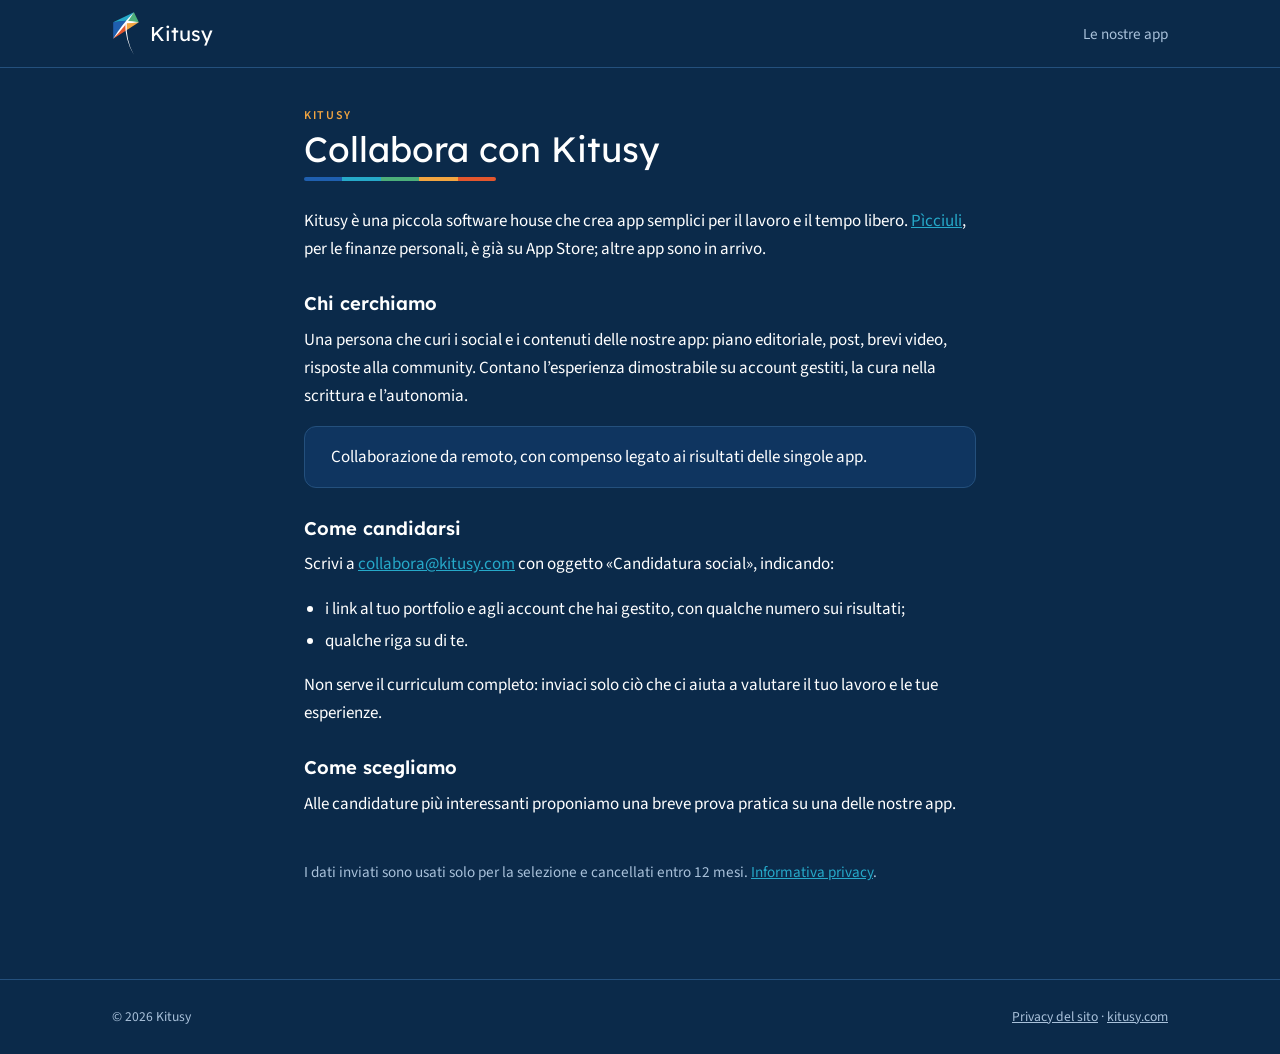
<file: collabora.html>
<!doctype html>
<html lang="it">
<head>
<meta charset="utf-8">
<meta name="viewport" content="width=device-width, initial-scale=1, viewport-fit=cover">
<title>Collabora con Kitusy</title>
<meta name="description" content="Kitusy cerca una persona che curi i social e i contenuti delle sue app.">
<link rel="canonical" href="https://kitusy.com/collabora">
<meta property="og:title" content="Collabora con Kitusy">
<meta property="og:description" content="Cerchiamo una persona che curi i social e i contenuti delle nostre app.">
<meta property="og:image" content="https://kitusy.com/assets/og.png">
<meta name="twitter:card" content="summary_large_image">
<link rel="icon" type="image/svg+xml" href="assets/kitusy-kite.svg">
<link rel="stylesheet" href="assets/fonts.css">
<style>
*{box-sizing:border-box}
body{margin:0}
:root{
  --navy:#0B2A4A; --navy-2:#0F3560; --line:#24507d;
  --ink:#FFFFFF; --muted:#A9C1DA;
  --k-blue:#1F5FAF; --k-cyan:#26A9C9; --k-green:#4CAF7A; --k-amber:#F2A541; --k-red:#E4572E;
  --f-display:"Lexend","Avenir Next","Segoe UI",system-ui,sans-serif;
  --f-body:"Source Sans 3","Segoe UI",system-ui,sans-serif;
  --s0:1rem; --s1:1.618rem; --s2:2.618rem; --s3:4.236rem;
  color-scheme:dark;
}
html{background:var(--navy)}
body{background:var(--navy);color:var(--ink);font-family:var(--f-body);font-size:1.0625rem;line-height:1.65}
.wrap{max-width:44rem;margin:0 auto;padding-left:max(16px,env(safe-area-inset-left,0px));padding-right:max(16px,env(safe-area-inset-right,0px))}
a{color:var(--k-cyan)}
a:focus-visible{outline:2px solid var(--k-amber);outline-offset:3px;border-radius:4px}
header{border-bottom:1px solid var(--line)}
header .wrap{display:flex;align-items:center;justify-content:space-between;gap:var(--s0);padding-block:.7rem;max-width:68rem}
.brand{display:flex;align-items:center;gap:.6rem;color:var(--ink);text-decoration:none;font-family:var(--f-display);font-size:1.25rem}
.brand img{width:1.75rem;height:auto;display:block}
header nav a{color:var(--muted);text-decoration:none;font-size:.95rem}
header nav a:hover{color:var(--ink)}
main .wrap{padding-block:var(--s2) var(--s3)}
.eyebrow{font:600 .75rem/1 var(--f-body);letter-spacing:.14em;text-transform:uppercase;color:var(--k-amber);margin:0 0 .4rem}
h1{font-family:var(--f-display);font-weight:400;font-size:clamp(1.6rem,4vw,2.2rem);line-height:1.2;margin:0 0 .4rem;text-wrap:balance}
.updated{color:var(--muted);font-size:.95rem;margin:0 0 var(--s1)}
h2{font-family:var(--f-display);font-weight:600;font-size:1.15rem;margin:var(--s1) 0 .4rem}
p{margin:0 0 var(--s0)}
ul{margin:0 0 var(--s0);padding-left:1.3rem}
li{margin-bottom:.3rem}
.stripe{display:flex;height:4px;max-width:12rem;margin:0 0 var(--s1);border-radius:2px;overflow:hidden}
.stripe i{flex:1}
.card{background:var(--navy-2);border:1px solid var(--line);border-radius:12px;padding:var(--s0) var(--s1);margin:0 0 var(--s1)}
.card p{margin:0 0 .3rem}
.card p:last-child{margin:0}
hr{border:0;border-top:1px solid var(--line);margin:var(--s3) 0 var(--s2)}
footer{border-top:1px solid var(--line)}
footer .wrap{display:flex;justify-content:space-between;gap:var(--s0);flex-wrap:wrap;padding-block:var(--s1);color:var(--muted);font-size:.85rem;max-width:68rem}
footer a{color:var(--muted)}
</style>
</head>
<body>
<header>
  <div class="wrap">
    <a class="brand" href="./" aria-label="Kitusy, pagina principale"><img src="assets/kitusy-kite.svg" alt=""><span>Kitusy</span></a>
    <nav><a href="./#app">Le nostre app</a></nav>
  </div>
</header>

<main>
  <div class="wrap">
    <p class="eyebrow">Kitusy</p>
    <h1>Collabora con Kitusy</h1>
    <div class="stripe" aria-hidden="true"><i style="background:var(--k-blue)"></i><i style="background:var(--k-cyan)"></i><i style="background:var(--k-green)"></i><i style="background:var(--k-amber)"></i><i style="background:var(--k-red)"></i></div>

    <p>Kitusy è una piccola software house che crea app semplici per il lavoro e il tempo libero. <a href="./#app">Pìcciuli</a>, per le finanze personali, è già su App Store; altre app sono in arrivo.</p>

    <h2>Chi cerchiamo</h2>
    <p>Una persona che curi i social e i contenuti delle nostre app: piano editoriale, post, brevi video, risposte alla community. Contano l’esperienza dimostrabile su account gestiti, la cura nella scrittura e l’autonomia.</p>
    <div class="card"><p>Collaborazione da remoto, con compenso legato ai risultati delle singole app.</p></div>

    <h2>Come candidarsi</h2>
    <p>Scrivi a <a href="mailto:collabora@kitusy.com?subject=Candidatura%20social">collabora@kitusy.com</a> con oggetto «Candidatura social», indicando:</p>
    <ul>
      <li>i link al tuo portfolio e agli account che hai gestito, con qualche numero sui risultati;</li>
      <li>qualche riga su di te.</li>
    </ul>
    <p>Non serve il curriculum completo: inviaci solo ciò che ci aiuta a valutare il tuo lavoro e le tue esperienze.</p>

    <h2>Come scegliamo</h2>
    <p>Alle candidature più interessanti proponiamo una breve prova pratica su una delle nostre app.</p>

    <p class="updated" style="margin-top:var(--s2)">I dati inviati sono usati solo per la selezione e cancellati entro 12 mesi. <a href="privacy#candidature">Informativa privacy</a>.</p>
  </div>
</main>

<footer>
  <div class="wrap">
    <span>© 2026 Kitusy</span>
    <span><a href="privacy">Privacy del sito</a> · <a href="./">kitusy.com</a></span>
  </div>
</footer>
</body>
</html>
</file>
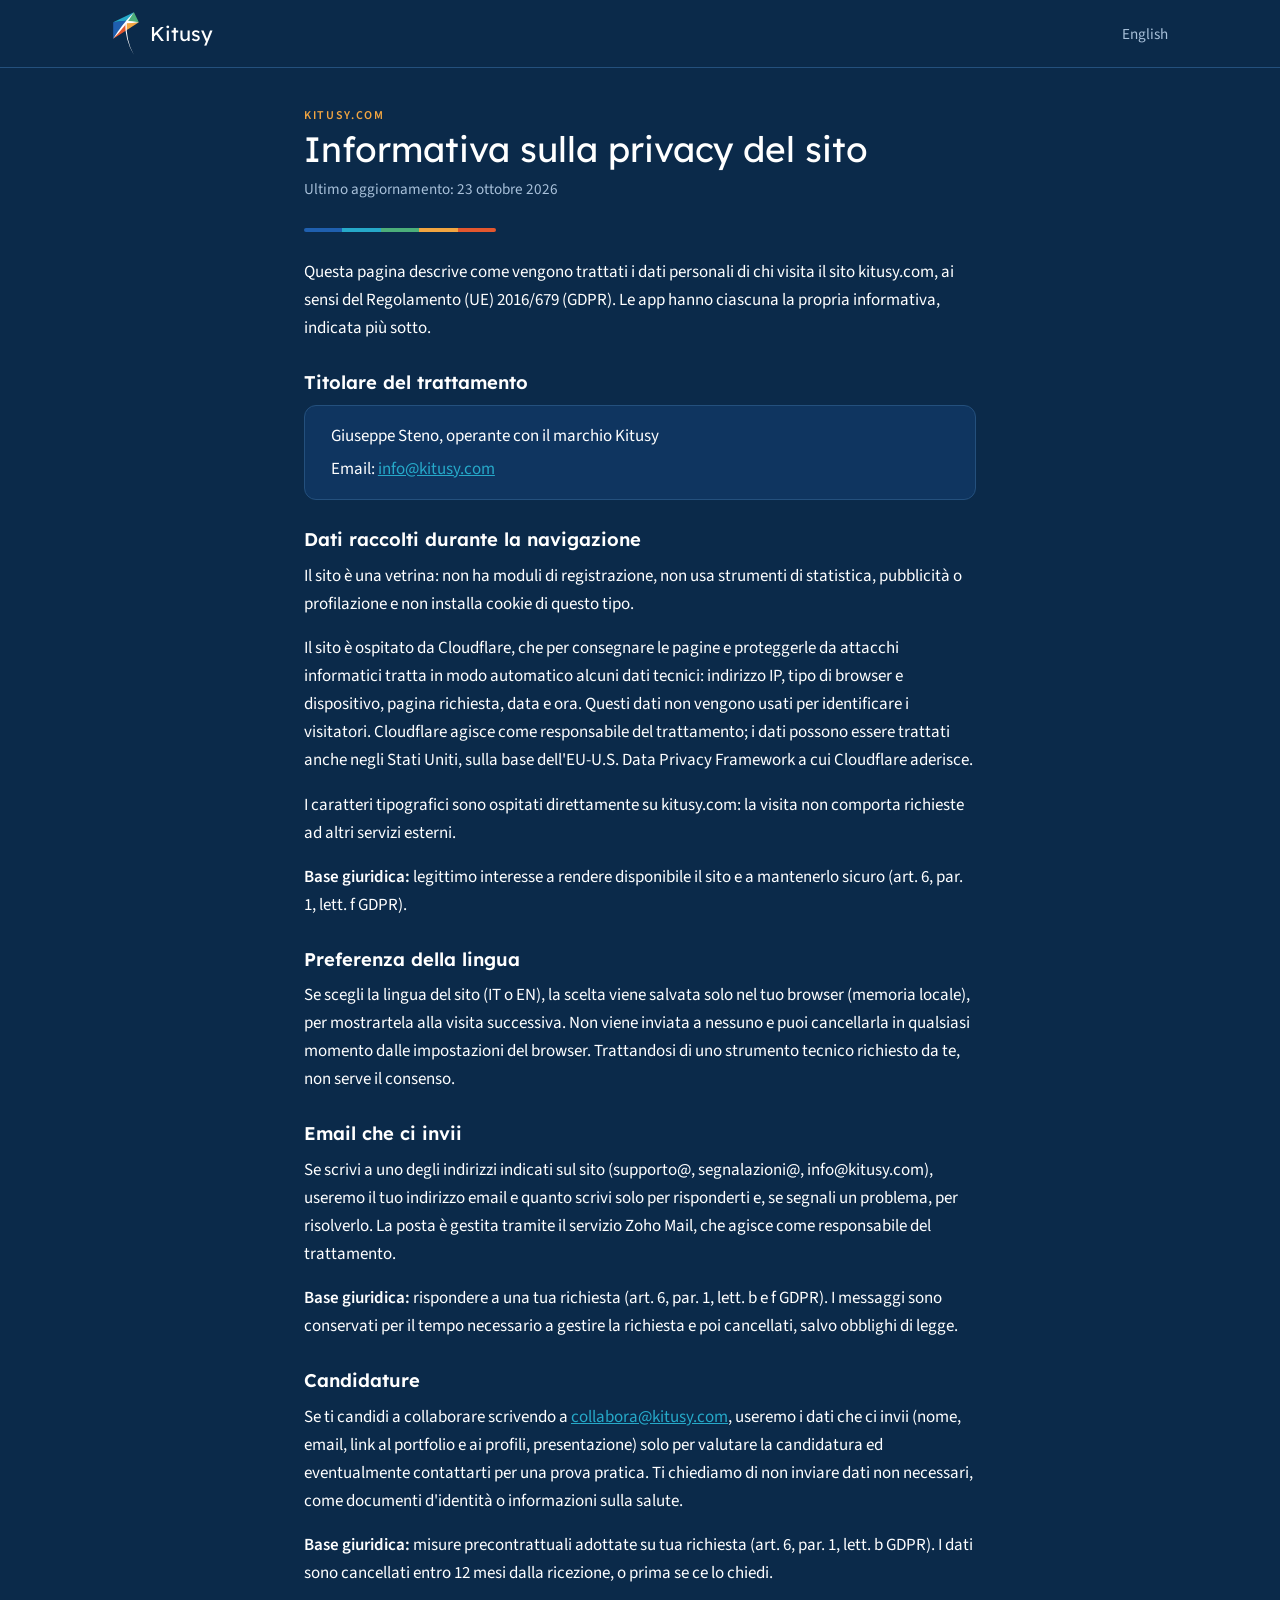
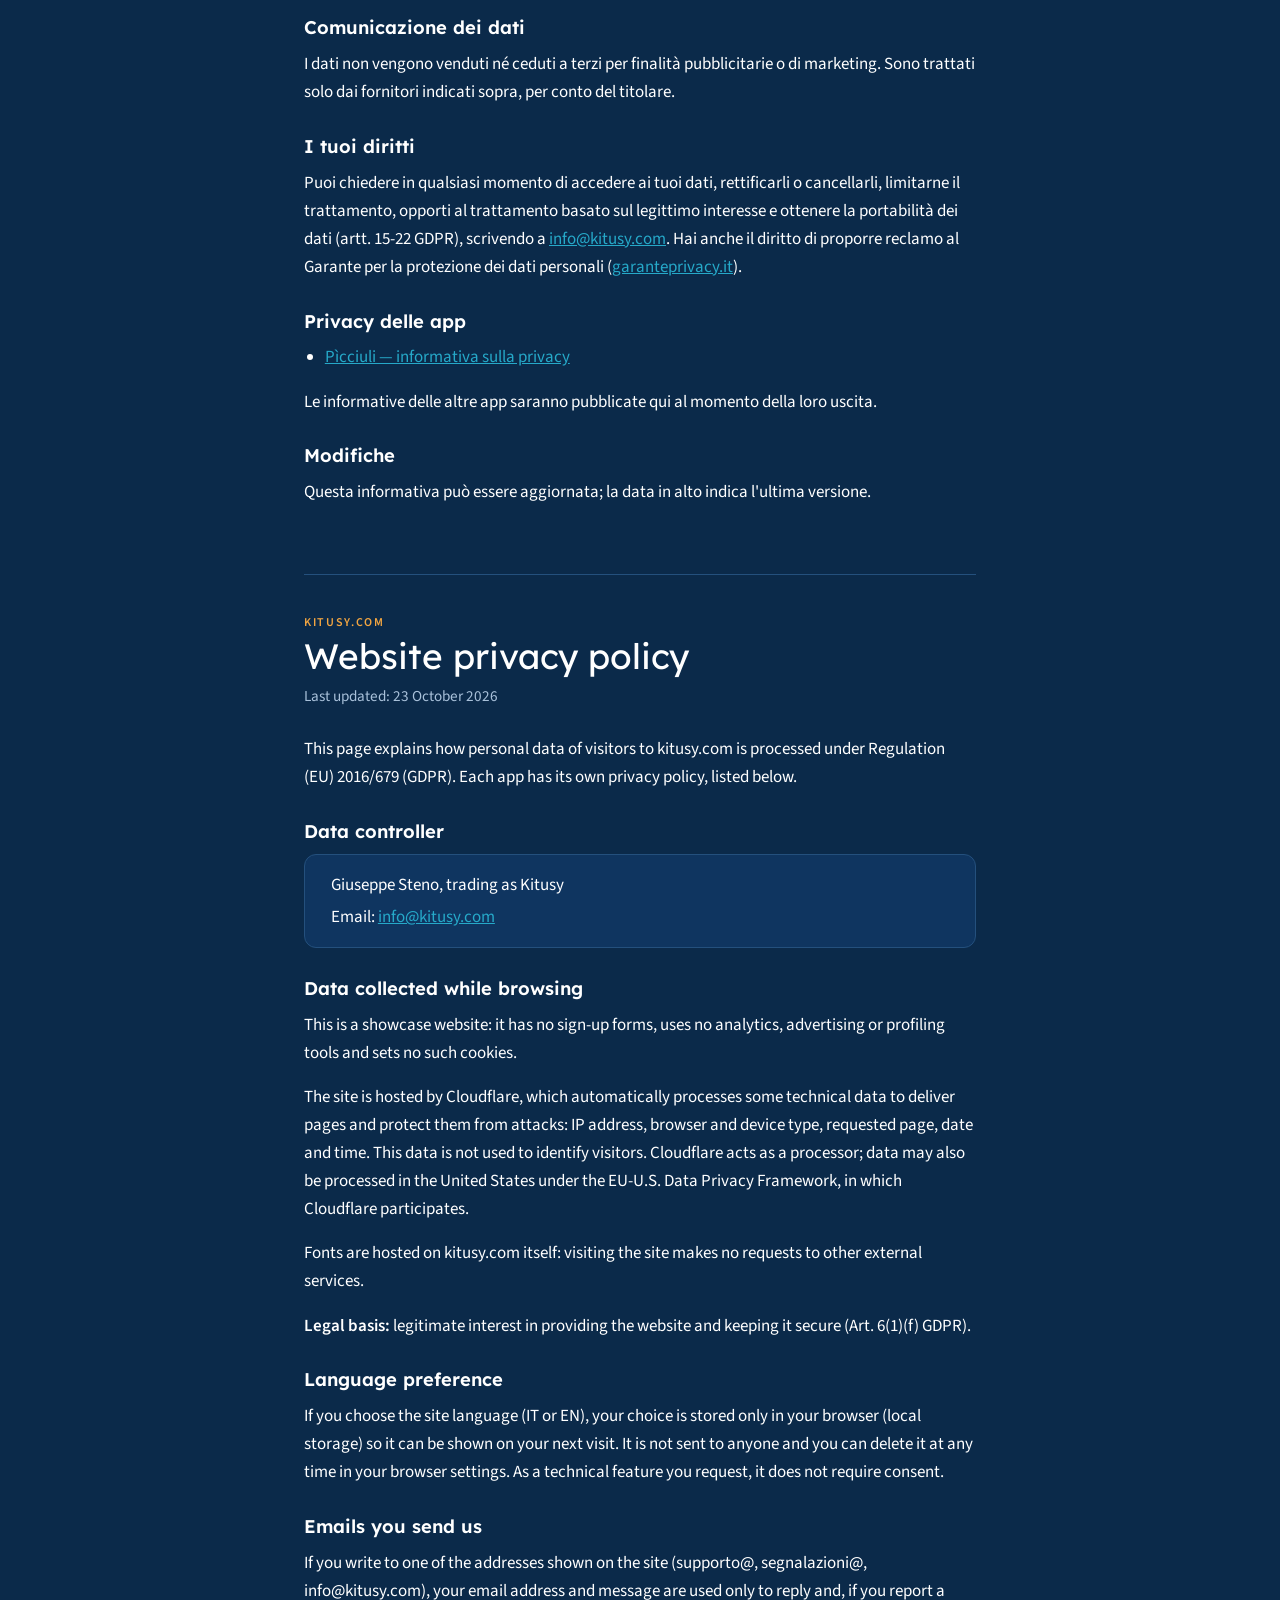
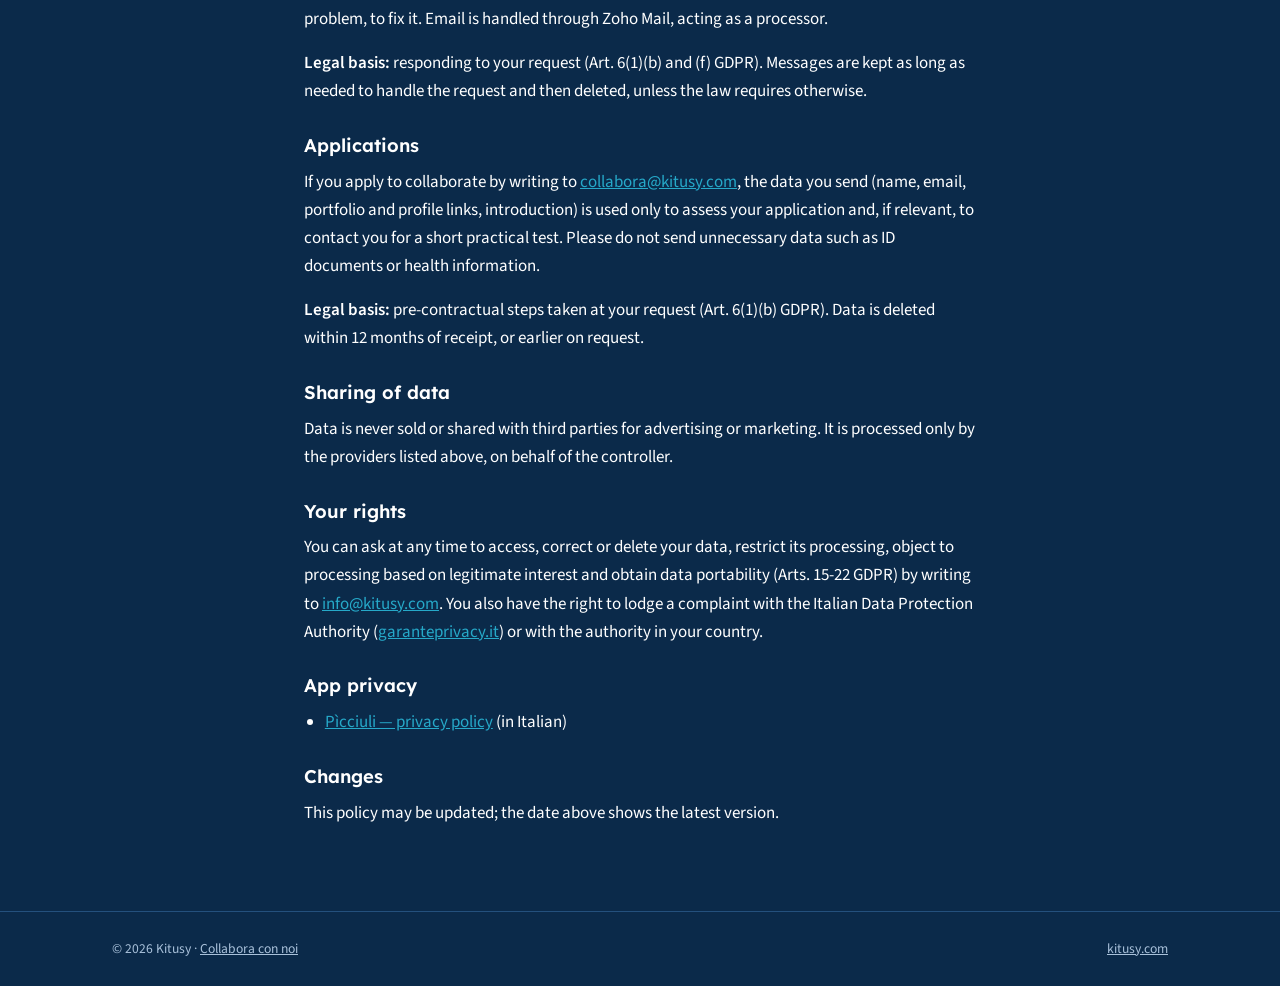
<file: privacy.html>
<!doctype html>
<html lang="it">
<head>
<meta charset="utf-8">
<meta name="viewport" content="width=device-width, initial-scale=1, viewport-fit=cover">
<title>Privacy del sito — Kitusy</title>
<meta name="description" content="Informativa sulla privacy del sito kitusy.com.">
<link rel="icon" type="image/svg+xml" href="assets/kitusy-kite.svg">
<link rel="stylesheet" href="assets/fonts.css">
<style>
*{box-sizing:border-box}
body{margin:0}
:root{
  --navy:#0B2A4A; --navy-2:#0F3560; --line:#24507d;
  --ink:#FFFFFF; --muted:#A9C1DA;
  --k-blue:#1F5FAF; --k-cyan:#26A9C9; --k-green:#4CAF7A; --k-amber:#F2A541; --k-red:#E4572E;
  --f-display:"Lexend","Avenir Next","Segoe UI",system-ui,sans-serif;
  --f-body:"Source Sans 3","Segoe UI",system-ui,sans-serif;
  --s0:1rem; --s1:1.618rem; --s2:2.618rem; --s3:4.236rem;
  color-scheme:dark;
}
html{background:var(--navy)}
body{background:var(--navy);color:var(--ink);font-family:var(--f-body);font-size:1.0625rem;line-height:1.65}
.wrap{max-width:44rem;margin:0 auto;padding-left:max(16px,env(safe-area-inset-left,0px));padding-right:max(16px,env(safe-area-inset-right,0px))}
a{color:var(--k-cyan)}
a:focus-visible{outline:2px solid var(--k-amber);outline-offset:3px;border-radius:4px}
header{border-bottom:1px solid var(--line)}
header .wrap{display:flex;align-items:center;justify-content:space-between;gap:var(--s0);padding-block:.7rem;max-width:68rem}
.brand{display:flex;align-items:center;gap:.6rem;color:var(--ink);text-decoration:none;font-family:var(--f-display);font-size:1.25rem}
.brand img{width:1.75rem;height:auto;display:block}
header nav a{color:var(--muted);text-decoration:none;font-size:.95rem}
header nav a:hover{color:var(--ink)}
main .wrap{padding-block:var(--s2) var(--s3)}
.eyebrow{font:600 .75rem/1 var(--f-body);letter-spacing:.14em;text-transform:uppercase;color:var(--k-amber);margin:0 0 .4rem}
h1{font-family:var(--f-display);font-weight:400;font-size:clamp(1.6rem,4vw,2.2rem);line-height:1.2;margin:0 0 .4rem;text-wrap:balance}
.updated{color:var(--muted);font-size:.95rem;margin:0 0 var(--s1)}
h2{font-family:var(--f-display);font-weight:600;font-size:1.15rem;margin:var(--s1) 0 .4rem}
p{margin:0 0 var(--s0)}
ul{margin:0 0 var(--s0);padding-left:1.3rem}
li{margin-bottom:.3rem}
.stripe{display:flex;height:4px;max-width:12rem;margin:0 0 var(--s1);border-radius:2px;overflow:hidden}
.stripe i{flex:1}
.card{background:var(--navy-2);border:1px solid var(--line);border-radius:12px;padding:var(--s0) var(--s1);margin:0 0 var(--s1)}
.card p{margin:0 0 .3rem}
.card p:last-child{margin:0}
hr{border:0;border-top:1px solid var(--line);margin:var(--s3) 0 var(--s2)}
footer{border-top:1px solid var(--line)}
footer .wrap{display:flex;justify-content:space-between;gap:var(--s0);flex-wrap:wrap;padding-block:var(--s1);color:var(--muted);font-size:.85rem;max-width:68rem}
footer a{color:var(--muted)}
</style>
</head>
<body>
<header>
  <div class="wrap">
    <a class="brand" href="./" aria-label="Kitusy, pagina principale"><img src="assets/kitusy-kite.svg" alt=""><span>Kitusy</span></a>
    <nav><a href="#en" hreflang="en">English</a></nav>
  </div>
</header>

<main>
  <div class="wrap">
    <section aria-labelledby="it-title">
      <p class="eyebrow">kitusy.com</p>
      <h1 id="it-title">Informativa sulla privacy del sito</h1>
      <p class="updated">Ultimo aggiornamento: 23 ottobre 2026</p>
      <div class="stripe" aria-hidden="true"><i style="background:var(--k-blue)"></i><i style="background:var(--k-cyan)"></i><i style="background:var(--k-green)"></i><i style="background:var(--k-amber)"></i><i style="background:var(--k-red)"></i></div>

      <p>Questa pagina descrive come vengono trattati i dati personali di chi visita il sito kitusy.com, ai sensi del Regolamento (UE) 2016/679 (GDPR). Le app hanno ciascuna la propria informativa, indicata più sotto.</p>

      <h2>Titolare del trattamento</h2>
      <div class="card">
        <p>Giuseppe Steno, operante con il marchio Kitusy</p>
        <p>Email: <a href="mailto:info@kitusy.com">info@kitusy.com</a></p>
      </div>

      <h2>Dati raccolti durante la navigazione</h2>
      <p>Il sito è una vetrina: non ha moduli di registrazione, non usa strumenti di statistica, pubblicità o profilazione e non installa cookie di questo tipo.</p>
      <p>Il sito è ospitato da Cloudflare, che per consegnare le pagine e proteggerle da attacchi informatici tratta in modo automatico alcuni dati tecnici: indirizzo IP, tipo di browser e dispositivo, pagina richiesta, data e ora. Questi dati non vengono usati per identificare i visitatori. Cloudflare agisce come responsabile del trattamento; i dati possono essere trattati anche negli Stati Uniti, sulla base dell'EU-U.S. Data Privacy Framework a cui Cloudflare aderisce.</p>
      <p>I caratteri tipografici sono ospitati direttamente su kitusy.com: la visita non comporta richieste ad altri servizi esterni.</p>
      <p><strong>Base giuridica:</strong> legittimo interesse a rendere disponibile il sito e a mantenerlo sicuro (art. 6, par. 1, lett. f GDPR).</p>

      <h2>Preferenza della lingua</h2>
      <p>Se scegli la lingua del sito (IT o EN), la scelta viene salvata solo nel tuo browser (memoria locale), per mostrartela alla visita successiva. Non viene inviata a nessuno e puoi cancellarla in qualsiasi momento dalle impostazioni del browser. Trattandosi di uno strumento tecnico richiesto da te, non serve il consenso.</p>

      <h2>Email che ci invii</h2>
      <p>Se scrivi a uno degli indirizzi indicati sul sito (supporto@, segnalazioni@, info@kitusy.com), useremo il tuo indirizzo email e quanto scrivi solo per risponderti e, se segnali un problema, per risolverlo. La posta è gestita tramite il servizio Zoho Mail, che agisce come responsabile del trattamento.</p>
      <p><strong>Base giuridica:</strong> rispondere a una tua richiesta (art. 6, par. 1, lett. b e f GDPR). I messaggi sono conservati per il tempo necessario a gestire la richiesta e poi cancellati, salvo obblighi di legge.</p>

      <h2 id="candidature">Candidature</h2>
      <p>Se ti candidi a collaborare scrivendo a <a href="mailto:collabora@kitusy.com">collabora@kitusy.com</a>, useremo i dati che ci invii (nome, email, link al portfolio e ai profili, presentazione) solo per valutare la candidatura ed eventualmente contattarti per una prova pratica. Ti chiediamo di non inviare dati non necessari, come documenti d'identità o informazioni sulla salute.</p>
      <p><strong>Base giuridica:</strong> misure precontrattuali adottate su tua richiesta (art. 6, par. 1, lett. b GDPR). I dati sono cancellati entro 12 mesi dalla ricezione, o prima se ce lo chiedi.</p>

      <h2>Comunicazione dei dati</h2>
      <p>I dati non vengono venduti né ceduti a terzi per finalità pubblicitarie o di marketing. Sono trattati solo dai fornitori indicati sopra, per conto del titolare.</p>

      <h2>I tuoi diritti</h2>
      <p>Puoi chiedere in qualsiasi momento di accedere ai tuoi dati, rettificarli o cancellarli, limitarne il trattamento, opporti al trattamento basato sul legittimo interesse e ottenere la portabilità dei dati (artt. 15-22 GDPR), scrivendo a <a href="mailto:info@kitusy.com">info@kitusy.com</a>. Hai anche il diritto di proporre reclamo al Garante per la protezione dei dati personali (<a href="https://www.garanteprivacy.it" rel="noopener">garanteprivacy.it</a>).</p>

      <h2>Privacy delle app</h2>
      <ul>
        <li><a href="picciuli/privacy">Pìcciuli — informativa sulla privacy</a></li>
      </ul>
      <p>Le informative delle altre app saranno pubblicate qui al momento della loro uscita.</p>

      <h2>Modifiche</h2>
      <p>Questa informativa può essere aggiornata; la data in alto indica l'ultima versione.</p>
    </section>

    <hr>

    <section id="en" lang="en" aria-labelledby="en-title">
      <p class="eyebrow">kitusy.com</p>
      <h1 id="en-title">Website privacy policy</h1>
      <p class="updated">Last updated: 23 October 2026</p>

      <p>This page explains how personal data of visitors to kitusy.com is processed under Regulation (EU) 2016/679 (GDPR). Each app has its own privacy policy, listed below.</p>

      <h2>Data controller</h2>
      <div class="card">
        <p>Giuseppe Steno, trading as Kitusy</p>
        <p>Email: <a href="mailto:info@kitusy.com">info@kitusy.com</a></p>
      </div>

      <h2>Data collected while browsing</h2>
      <p>This is a showcase website: it has no sign-up forms, uses no analytics, advertising or profiling tools and sets no such cookies.</p>
      <p>The site is hosted by Cloudflare, which automatically processes some technical data to deliver pages and protect them from attacks: IP address, browser and device type, requested page, date and time. This data is not used to identify visitors. Cloudflare acts as a processor; data may also be processed in the United States under the EU-U.S. Data Privacy Framework, in which Cloudflare participates.</p>
      <p>Fonts are hosted on kitusy.com itself: visiting the site makes no requests to other external services.</p>
      <p><strong>Legal basis:</strong> legitimate interest in providing the website and keeping it secure (Art. 6(1)(f) GDPR).</p>

      <h2>Language preference</h2>
      <p>If you choose the site language (IT or EN), your choice is stored only in your browser (local storage) so it can be shown on your next visit. It is not sent to anyone and you can delete it at any time in your browser settings. As a technical feature you request, it does not require consent.</p>

      <h2>Emails you send us</h2>
      <p>If you write to one of the addresses shown on the site (supporto@, segnalazioni@, info@kitusy.com), your email address and message are used only to reply and, if you report a problem, to fix it. Email is handled through Zoho Mail, acting as a processor.</p>
      <p><strong>Legal basis:</strong> responding to your request (Art. 6(1)(b) and (f) GDPR). Messages are kept as long as needed to handle the request and then deleted, unless the law requires otherwise.</p>

      <h2 id="applications">Applications</h2>
      <p>If you apply to collaborate by writing to <a href="mailto:collabora@kitusy.com">collabora@kitusy.com</a>, the data you send (name, email, portfolio and profile links, introduction) is used only to assess your application and, if relevant, to contact you for a short practical test. Please do not send unnecessary data such as ID documents or health information.</p>
      <p><strong>Legal basis:</strong> pre-contractual steps taken at your request (Art. 6(1)(b) GDPR). Data is deleted within 12 months of receipt, or earlier on request.</p>

      <h2>Sharing of data</h2>
      <p>Data is never sold or shared with third parties for advertising or marketing. It is processed only by the providers listed above, on behalf of the controller.</p>

      <h2>Your rights</h2>
      <p>You can ask at any time to access, correct or delete your data, restrict its processing, object to processing based on legitimate interest and obtain data portability (Arts. 15-22 GDPR) by writing to <a href="mailto:info@kitusy.com">info@kitusy.com</a>. You also have the right to lodge a complaint with the Italian Data Protection Authority (<a href="https://www.garanteprivacy.it" rel="noopener">garanteprivacy.it</a>) or with the authority in your country.</p>

      <h2>App privacy</h2>
      <ul>
        <li><a href="picciuli/privacy">Pìcciuli — privacy policy</a> (in Italian)</li>
      </ul>

      <h2>Changes</h2>
      <p>This policy may be updated; the date above shows the latest version.</p>
    </section>
  </div>
</main>

<footer>
  <div class="wrap">
    <span>© 2026 Kitusy · <a href="collabora">Collabora con noi</a></span>
    <a href="./">kitusy.com</a>
  </div>
</footer>
</body>
</html>
</file>
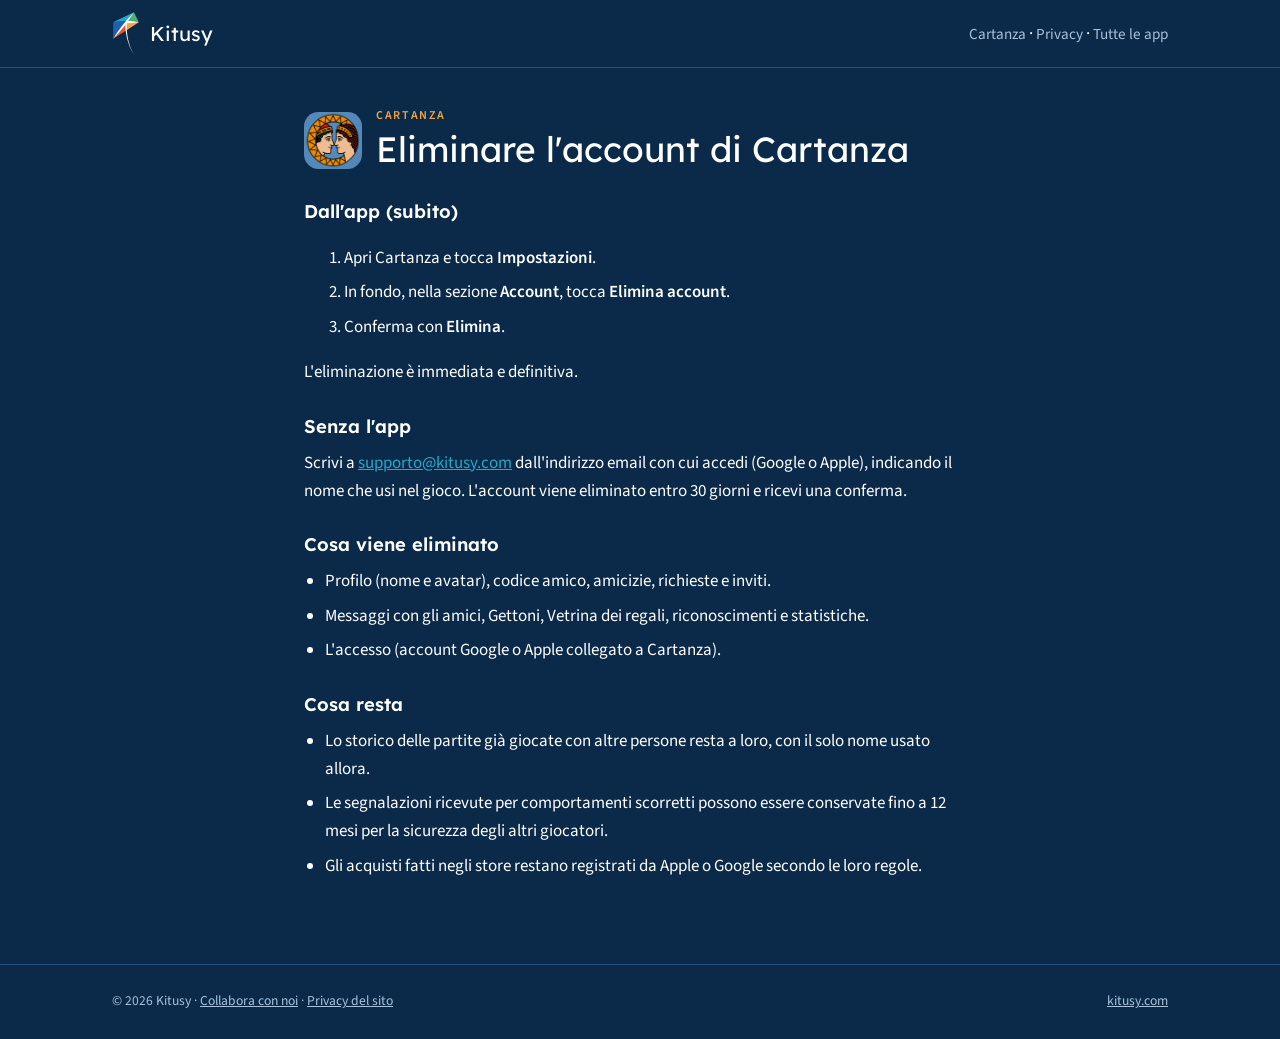
<file: cartanza/elimina-account.html>
<!doctype html>
<html lang="it">
<head>
<meta charset="utf-8">
<meta name="viewport" content="width=device-width, initial-scale=1, viewport-fit=cover">
<title>Eliminare l'account — Cartanza · Kitusy</title>
<meta name="description" content="Come eliminare l'account di Cartanza e i dati collegati.">
<link rel="icon" type="image/svg+xml" href="/assets/kitusy-kite.svg">
<link rel="stylesheet" href="/assets/fonts.css">
<style>
*{box-sizing:border-box}
body{margin:0}
:root{
  --navy:#0B2A4A; --navy-2:#0F3560; --line:#24507d;
  --ink:#FFFFFF; --muted:#A9C1DA;
  --k-blue:#1F5FAF; --k-cyan:#26A9C9; --k-green:#4CAF7A; --k-amber:#F2A541; --k-red:#E4572E;
  --f-display:"Lexend","Avenir Next","Segoe UI",system-ui,sans-serif;
  --f-body:"Source Sans 3","Segoe UI",system-ui,sans-serif;
  --s0:1rem; --s1:1.618rem; --s2:2.618rem; --s3:4.236rem;
  color-scheme:dark;
}
html{background:var(--navy)}
body{background:var(--navy);color:var(--ink);font-family:var(--f-body);font-size:1.0625rem;line-height:1.65}
.wrap{max-width:44rem;margin:0 auto;padding-left:max(16px,env(safe-area-inset-left,0px));padding-right:max(16px,env(safe-area-inset-right,0px))}
a{color:var(--k-cyan)}
a:focus-visible{outline:2px solid var(--k-amber);outline-offset:3px;border-radius:4px}
header{border-bottom:1px solid var(--line)}
header .wrap{display:flex;align-items:center;justify-content:space-between;gap:var(--s0);padding-block:.7rem;max-width:68rem}
.brand{display:flex;align-items:center;gap:.6rem;color:var(--ink);text-decoration:none;font-family:var(--f-display);font-size:1.25rem}
.brand img{width:1.75rem;height:auto;display:block}
header nav a{color:var(--muted);text-decoration:none;font-size:.95rem}
header nav a:hover{color:var(--ink)}
main .wrap{padding-block:var(--s2) var(--s3)}
.app{display:flex;align-items:center;gap:.9rem;margin-bottom:var(--s1)}
.app img{width:3.6rem;height:3.6rem;border-radius:.9rem;display:block;flex:none}
.eyebrow{font:600 .75rem/1 var(--f-body);letter-spacing:.14em;text-transform:uppercase;color:var(--k-amber);margin:0 0 .4rem}
h1{font-family:var(--f-display);font-weight:400;font-size:clamp(1.6rem,4vw,2.2rem);line-height:1.2;margin:0;text-wrap:balance}
.updated{color:var(--muted);font-size:.95rem;margin:0 0 var(--s1)}
h2{font-family:var(--f-display);font-weight:600;font-size:1.15rem;margin:var(--s1) 0 .4rem}
p{margin:0 0 var(--s0)}
.stripe{display:flex;height:4px;max-width:12rem;margin:0 0 var(--s1);border-radius:2px;overflow:hidden}
.stripe i{flex:1}
ul{margin:0 0 var(--s0);padding-left:1.3rem}
li{margin-bottom:.4rem}
footer{border-top:1px solid var(--line)}
footer .wrap{display:flex;justify-content:space-between;gap:var(--s0);flex-wrap:wrap;padding-block:var(--s1);color:var(--muted);font-size:.85rem;max-width:68rem}
footer a{color:var(--muted)}
.lang-en{display:inline-block;margin:0 0 var(--s1);padding:.55rem 1rem;border:1px solid var(--k-amber);border-radius:999px;color:var(--k-amber);font:600 .95rem/1.2 var(--f-body);text-decoration:none}
.lang-en:hover{background:var(--k-amber);color:#000}
</style>
</head>
<body>
<header>
  <div class="wrap">
    <a class="brand" href="/" aria-label="Kitusy, pagina principale"><img src="/assets/kitusy-kite.svg" alt=""><span>Kitusy</span></a>
    <nav><a href="/cartanza/">Cartanza</a> · <a href="/cartanza/privacy">Privacy</a> · <a href="/#app">Tutte le app</a></nav>
  </div>
</header>

<main>
  <div class="wrap">
    <div class="app">
      <img src="/assets/cartanza.png" alt="">
      <div>
        <p class="eyebrow">Cartanza</p>
        <h1>Eliminare l'account di Cartanza</h1>
      </div>
    </div>
    
<h2>Dall'app (subito)</h2>
<ol>
<li>Apri Cartanza e tocca <strong>Impostazioni</strong>.</li>
<li>In fondo, nella sezione <strong>Account</strong>, tocca <strong>Elimina account</strong>.</li>
<li>Conferma con <strong>Elimina</strong>.</li>
</ol>
<p>L'eliminazione è immediata e definitiva.</p>
<h2>Senza l'app</h2>
<p>Scrivi a <a href="mailto:supporto@kitusy.com?subject=Eliminazione%20account%20Cartanza">supporto@kitusy.com</a> dall'indirizzo email con cui accedi (Google o Apple), indicando il nome che usi nel gioco. L'account viene eliminato entro 30 giorni e ricevi una conferma.</p>
<h2>Cosa viene eliminato</h2>
<ul>
<li>Profilo (nome e avatar), codice amico, amicizie, richieste e inviti.</li>
<li>Messaggi con gli amici, Gettoni, Vetrina dei regali, riconoscimenti e statistiche.</li>
<li>L'accesso (account Google o Apple collegato a Cartanza).</li>
</ul>
<h2>Cosa resta</h2>
<ul>
<li>Lo storico delle partite già giocate con altre persone resta a loro, con il solo nome usato allora.</li>
<li>Le segnalazioni ricevute per comportamenti scorretti possono essere conservate fino a 12 mesi per la sicurezza degli altri giocatori.</li>
<li>Gli acquisti fatti negli store restano registrati da Apple o Google secondo le loro regole.</li>
</ul>

  </div>
</main>

<footer>
  <div class="wrap">
    <span>© 2026 Kitusy · <a href="/collabora">Collabora con noi</a> · <a href="/privacy">Privacy del sito</a></span>
    <a href="/">kitusy.com</a>
  </div>
</footer>
</body>
</html>
</file>
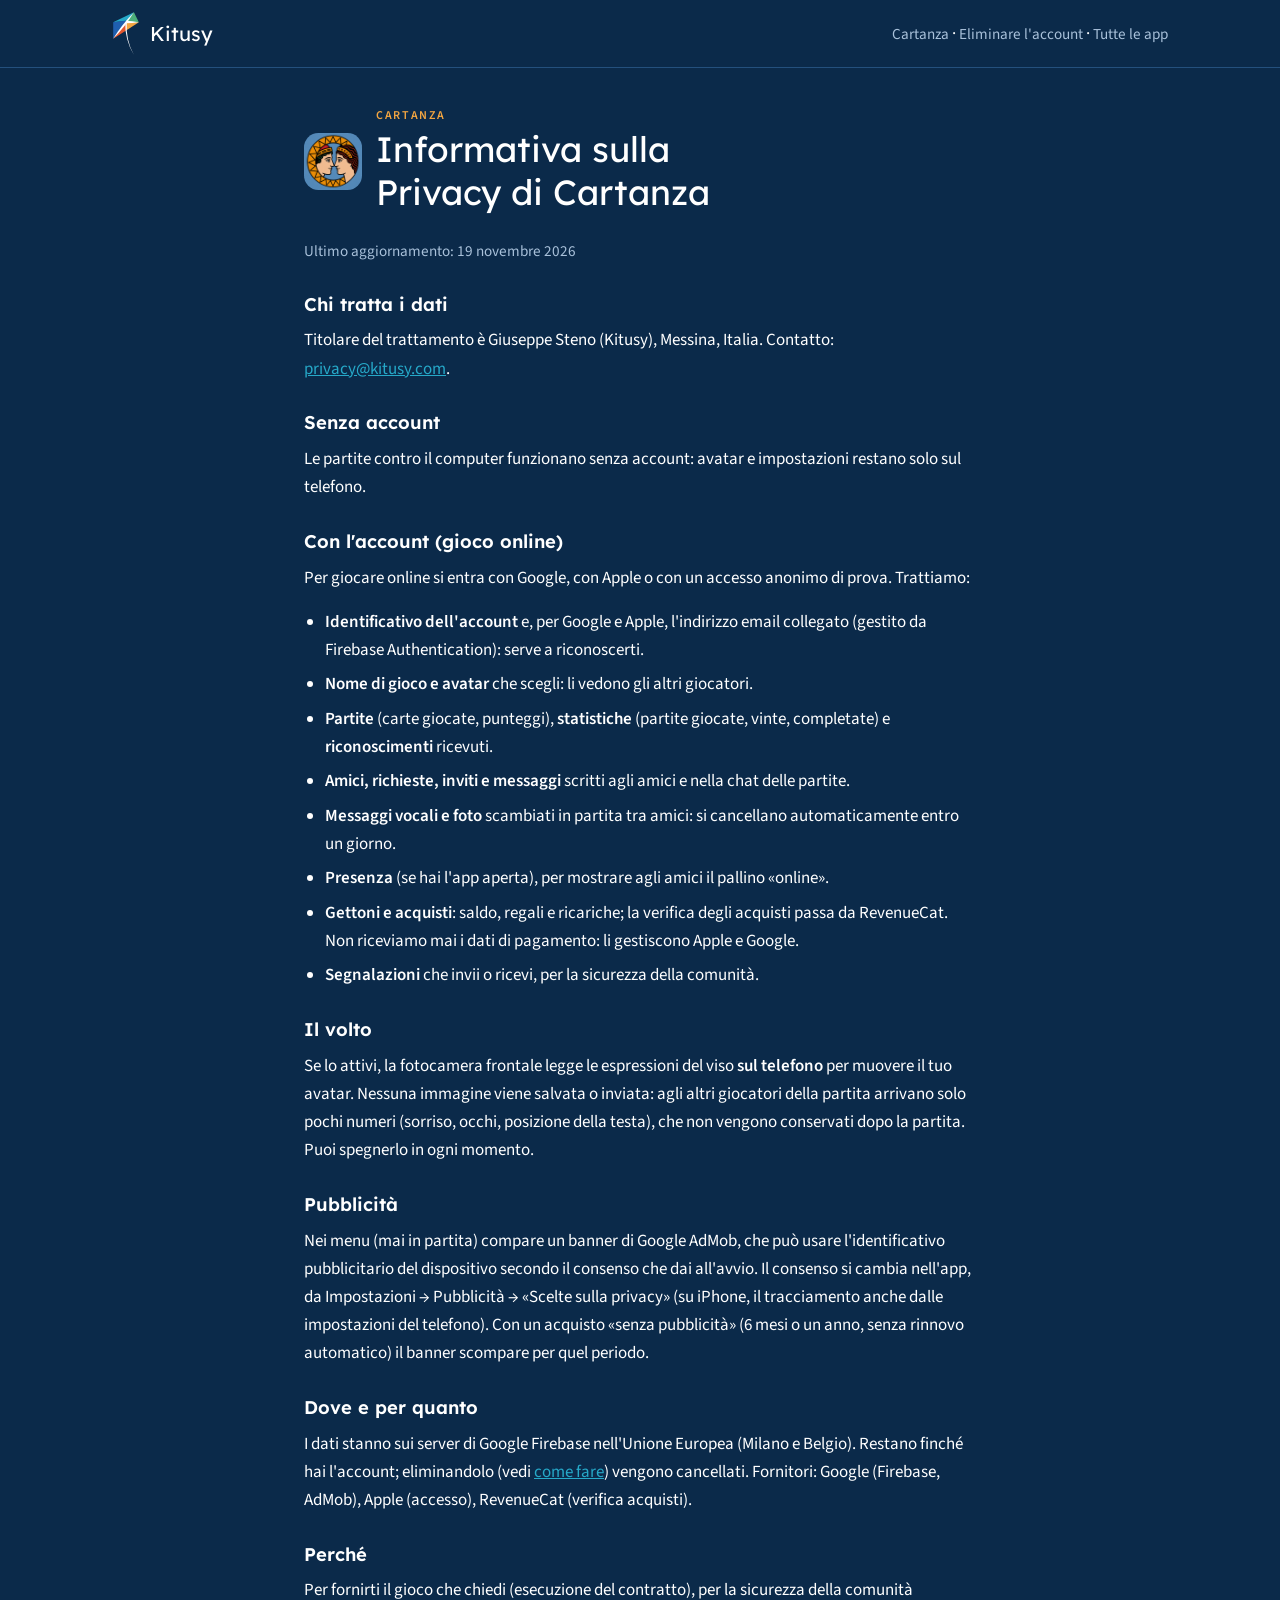
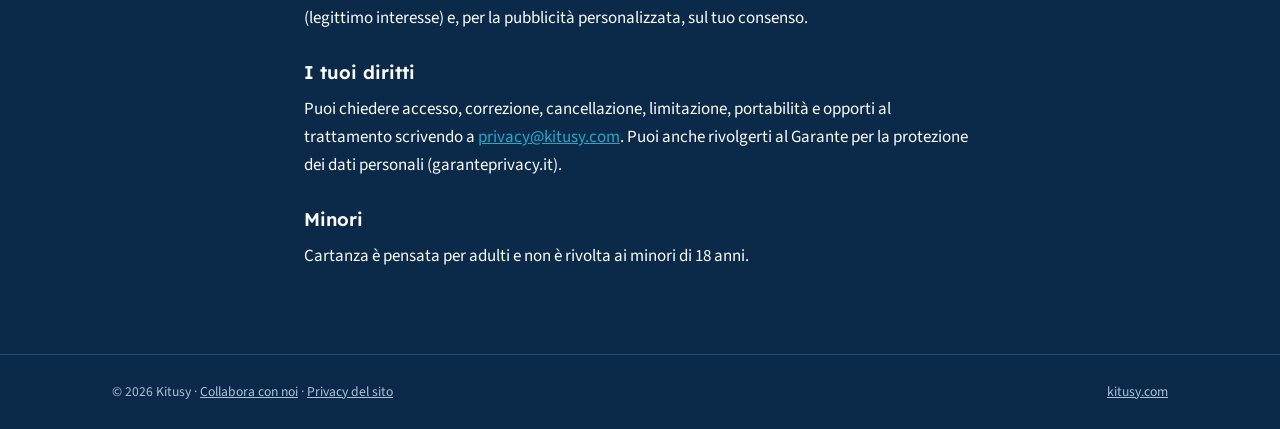
<file: cartanza/privacy.html>
<!doctype html>
<html lang="it">
<head>
<meta charset="utf-8">
<meta name="viewport" content="width=device-width, initial-scale=1, viewport-fit=cover">
<title>Informativa sulla Privacy — Cartanza · Kitusy</title>
<meta name="description" content="Informativa sulla privacy dell'app Cartanza, sviluppata da Kitusy.">
<link rel="icon" type="image/svg+xml" href="/assets/kitusy-kite.svg">
<link rel="stylesheet" href="/assets/fonts.css">
<style>
*{box-sizing:border-box}
body{margin:0}
:root{
  --navy:#0B2A4A; --navy-2:#0F3560; --line:#24507d;
  --ink:#FFFFFF; --muted:#A9C1DA;
  --k-blue:#1F5FAF; --k-cyan:#26A9C9; --k-green:#4CAF7A; --k-amber:#F2A541; --k-red:#E4572E;
  --f-display:"Lexend","Avenir Next","Segoe UI",system-ui,sans-serif;
  --f-body:"Source Sans 3","Segoe UI",system-ui,sans-serif;
  --s0:1rem; --s1:1.618rem; --s2:2.618rem; --s3:4.236rem;
  color-scheme:dark;
}
html{background:var(--navy)}
body{background:var(--navy);color:var(--ink);font-family:var(--f-body);font-size:1.0625rem;line-height:1.65}
.wrap{max-width:44rem;margin:0 auto;padding-left:max(16px,env(safe-area-inset-left,0px));padding-right:max(16px,env(safe-area-inset-right,0px))}
a{color:var(--k-cyan)}
a:focus-visible{outline:2px solid var(--k-amber);outline-offset:3px;border-radius:4px}
header{border-bottom:1px solid var(--line)}
header .wrap{display:flex;align-items:center;justify-content:space-between;gap:var(--s0);padding-block:.7rem;max-width:68rem}
.brand{display:flex;align-items:center;gap:.6rem;color:var(--ink);text-decoration:none;font-family:var(--f-display);font-size:1.25rem}
.brand img{width:1.75rem;height:auto;display:block}
header nav a{color:var(--muted);text-decoration:none;font-size:.95rem}
header nav a:hover{color:var(--ink)}
main .wrap{padding-block:var(--s2) var(--s3)}
.app{display:flex;align-items:center;gap:.9rem;margin-bottom:var(--s1)}
.app img{width:3.6rem;height:3.6rem;border-radius:.9rem;display:block;flex:none}
.eyebrow{font:600 .75rem/1 var(--f-body);letter-spacing:.14em;text-transform:uppercase;color:var(--k-amber);margin:0 0 .4rem}
h1{font-family:var(--f-display);font-weight:400;font-size:clamp(1.6rem,4vw,2.2rem);line-height:1.2;margin:0;text-wrap:balance}
.updated{color:var(--muted);font-size:.95rem;margin:0 0 var(--s1)}
h2{font-family:var(--f-display);font-weight:600;font-size:1.15rem;margin:var(--s1) 0 .4rem}
p{margin:0 0 var(--s0)}
.stripe{display:flex;height:4px;max-width:12rem;margin:0 0 var(--s1);border-radius:2px;overflow:hidden}
.stripe i{flex:1}
ul{margin:0 0 var(--s0);padding-left:1.3rem}
li{margin-bottom:.4rem}
footer{border-top:1px solid var(--line)}
footer .wrap{display:flex;justify-content:space-between;gap:var(--s0);flex-wrap:wrap;padding-block:var(--s1);color:var(--muted);font-size:.85rem;max-width:68rem}
footer a{color:var(--muted)}
.lang-en{display:inline-block;margin:0 0 var(--s1);padding:.55rem 1rem;border:1px solid var(--k-amber);border-radius:999px;color:var(--k-amber);font:600 .95rem/1.2 var(--f-body);text-decoration:none}
.lang-en:hover{background:var(--k-amber);color:#000}
</style>
</head>
<body>
<header>
  <div class="wrap">
    <a class="brand" href="/" aria-label="Kitusy, pagina principale"><img src="/assets/kitusy-kite.svg" alt=""><span>Kitusy</span></a>
    <nav><a href="/cartanza/">Cartanza</a> · <a href="/cartanza/elimina-account">Eliminare l'account</a> · <a href="/#app">Tutte le app</a></nav>
  </div>
</header>

<main>
  <div class="wrap">
    <div class="app">
      <img src="/assets/cartanza.png" alt="">
      <div>
        <p class="eyebrow">Cartanza</p>
        <h1>Informativa sulla Privacy di Cartanza</h1>
      </div>
    </div>
    <p class="updated">Ultimo aggiornamento: 19 novembre 2026</p>
<h2>Chi tratta i dati</h2>
<p>Titolare del trattamento è Giuseppe Steno (Kitusy), Messina, Italia. Contatto: <a href="mailto:privacy@kitusy.com">privacy@kitusy.com</a>.</p>

<h2>Senza account</h2>
<p>Le partite contro il computer funzionano senza account: avatar e impostazioni restano solo sul telefono.</p>

<h2>Con l'account (gioco online)</h2>
<p>Per giocare online si entra con Google, con Apple o con un accesso anonimo di prova. Trattiamo:</p>
<ul>
<li><strong>Identificativo dell'account</strong> e, per Google e Apple, l'indirizzo email collegato (gestito da Firebase Authentication): serve a riconoscerti.</li>
<li><strong>Nome di gioco e avatar</strong> che scegli: li vedono gli altri giocatori.</li>
<li><strong>Partite</strong> (carte giocate, punteggi), <strong>statistiche</strong> (partite giocate, vinte, completate) e <strong>riconoscimenti</strong> ricevuti.</li>
<li><strong>Amici, richieste, inviti e messaggi</strong> scritti agli amici e nella chat delle partite.</li>
<li><strong>Messaggi vocali e foto</strong> scambiati in partita tra amici: si cancellano automaticamente entro un giorno.</li>
<li><strong>Presenza</strong> (se hai l'app aperta), per mostrare agli amici il pallino «online».</li>
<li><strong>Gettoni e acquisti</strong>: saldo, regali e ricariche; la verifica degli acquisti passa da RevenueCat. Non riceviamo mai i dati di pagamento: li gestiscono Apple e Google.</li>
<li><strong>Segnalazioni</strong> che invii o ricevi, per la sicurezza della comunità.</li>
</ul>

<h2>Il volto</h2>
<p>Se lo attivi, la fotocamera frontale legge le espressioni del viso <strong>sul telefono</strong> per muovere il tuo avatar. Nessuna immagine viene salvata o inviata: agli altri giocatori della partita arrivano solo pochi numeri (sorriso, occhi, posizione della testa), che non vengono conservati dopo la partita. Puoi spegnerlo in ogni momento.</p>

<h2>Pubblicità</h2>
<p>Nei menu (mai in partita) compare un banner di Google AdMob, che può usare l'identificativo pubblicitario del dispositivo secondo il consenso che dai all'avvio. Il consenso si cambia nell'app, da Impostazioni → Pubblicità → «Scelte sulla privacy» (su iPhone, il tracciamento anche dalle impostazioni del telefono). Con un acquisto «senza pubblicità» (6 mesi o un anno, senza rinnovo automatico) il banner scompare per quel periodo.</p>

<h2>Dove e per quanto</h2>
<p>I dati stanno sui server di Google Firebase nell'Unione Europea (Milano e Belgio). Restano finché hai l'account; eliminandolo (vedi <a href="/cartanza/elimina-account">come fare</a>) vengono cancellati. Fornitori: Google (Firebase, AdMob), Apple (accesso), RevenueCat (verifica acquisti).</p>

<h2>Perché</h2>
<p>Per fornirti il gioco che chiedi (esecuzione del contratto), per la sicurezza della comunità (legittimo interesse) e, per la pubblicità personalizzata, sul tuo consenso.</p>

<h2>I tuoi diritti</h2>
<p>Puoi chiedere accesso, correzione, cancellazione, limitazione, portabilità e opporti al trattamento scrivendo a <a href="mailto:privacy@kitusy.com">privacy@kitusy.com</a>. Puoi anche rivolgerti al Garante per la protezione dei dati personali (garanteprivacy.it).</p>

<h2>Minori</h2>
<p>Cartanza è pensata per adulti e non è rivolta ai minori di 18 anni.</p>

  </div>
</main>

<footer>
  <div class="wrap">
    <span>© 2026 Kitusy · <a href="/collabora">Collabora con noi</a> · <a href="/privacy">Privacy del sito</a></span>
    <a href="/">kitusy.com</a>
  </div>
</footer>
</body>
</html>
</file>
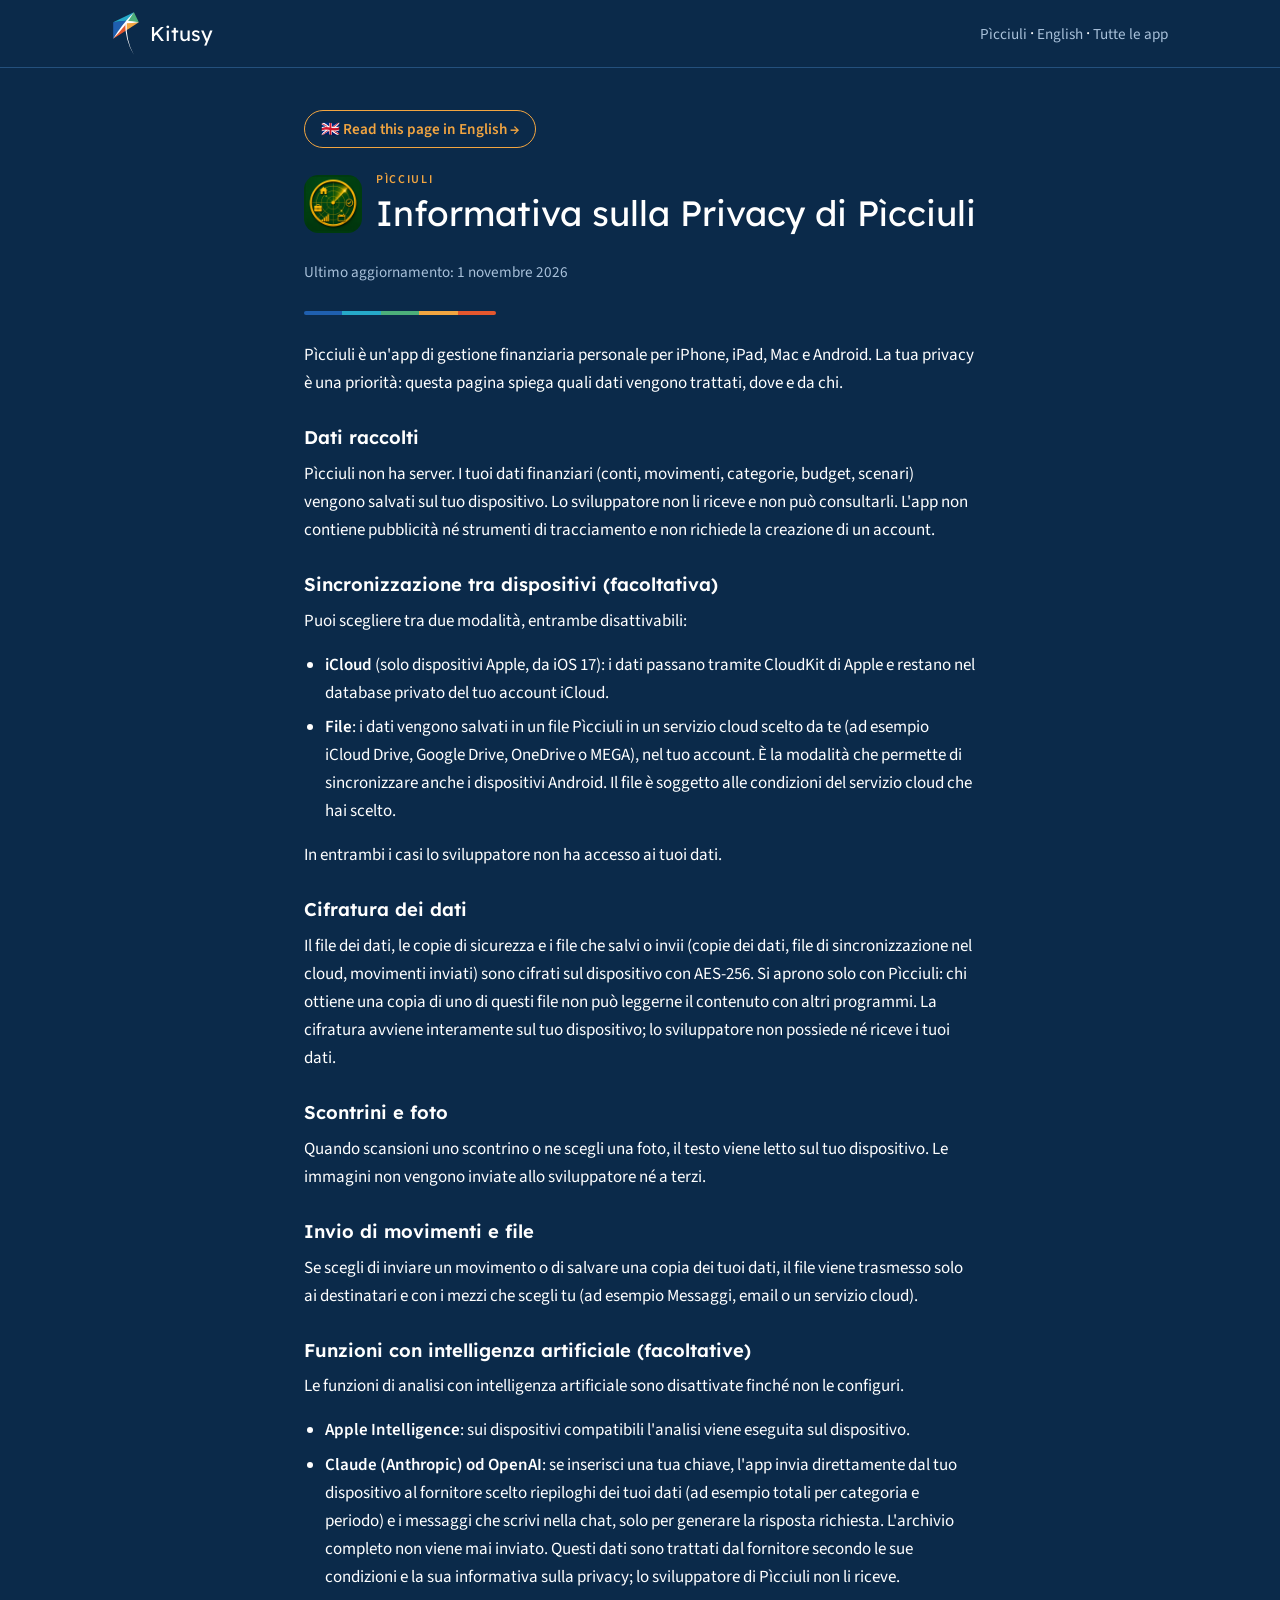
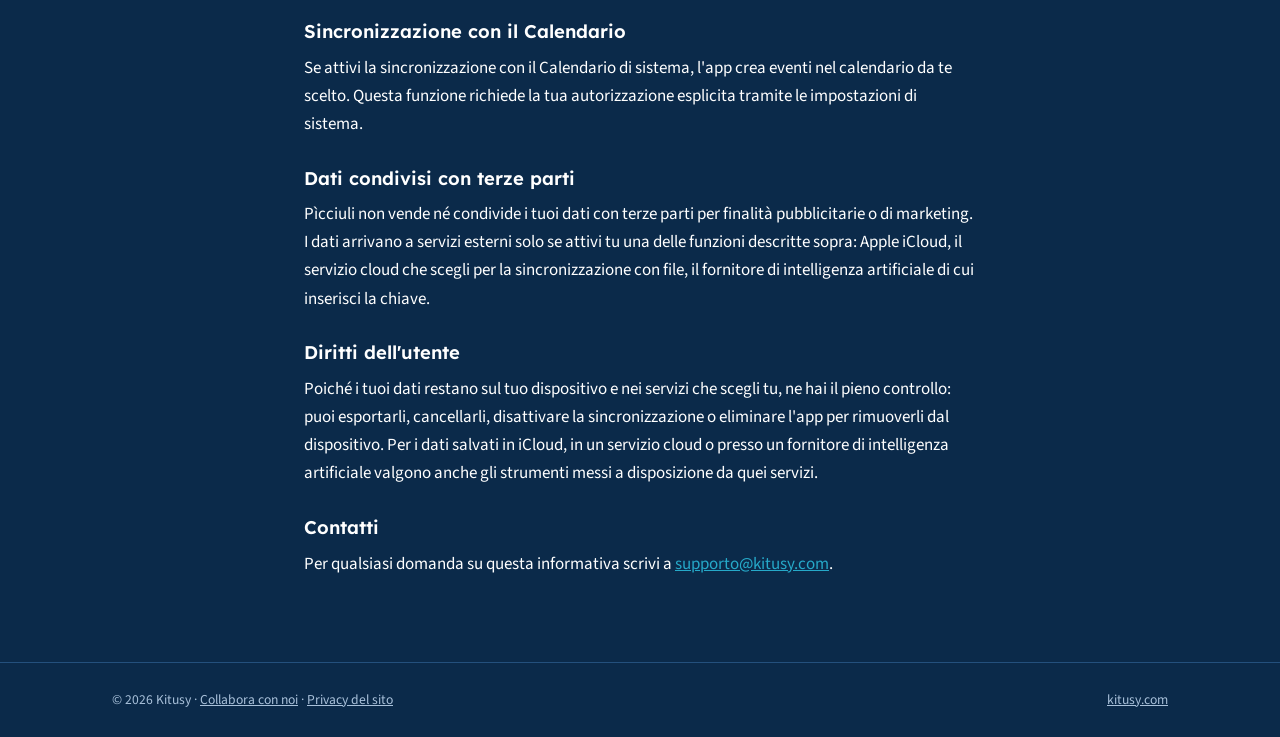
<file: picciuli/privacy.html>
<!doctype html>
<html lang="it">
<head>
<meta charset="utf-8">
<meta name="viewport" content="width=device-width, initial-scale=1, viewport-fit=cover">
<title>Informativa sulla Privacy — Pìcciuli · Kitusy</title>
<meta name="description" content="Informativa sulla privacy dell'app Pìcciuli, sviluppata da Kitusy.">
<link rel="icon" type="image/svg+xml" href="/assets/kitusy-kite.svg">
<link rel="stylesheet" href="/assets/fonts.css">
<style>
*{box-sizing:border-box}
body{margin:0}
:root{
  --navy:#0B2A4A; --navy-2:#0F3560; --line:#24507d;
  --ink:#FFFFFF; --muted:#A9C1DA;
  --k-blue:#1F5FAF; --k-cyan:#26A9C9; --k-green:#4CAF7A; --k-amber:#F2A541; --k-red:#E4572E;
  --f-display:"Lexend","Avenir Next","Segoe UI",system-ui,sans-serif;
  --f-body:"Source Sans 3","Segoe UI",system-ui,sans-serif;
  --s0:1rem; --s1:1.618rem; --s2:2.618rem; --s3:4.236rem;
  color-scheme:dark;
}
html{background:var(--navy)}
body{background:var(--navy);color:var(--ink);font-family:var(--f-body);font-size:1.0625rem;line-height:1.65}
.wrap{max-width:44rem;margin:0 auto;padding-left:max(16px,env(safe-area-inset-left,0px));padding-right:max(16px,env(safe-area-inset-right,0px))}
a{color:var(--k-cyan)}
a:focus-visible{outline:2px solid var(--k-amber);outline-offset:3px;border-radius:4px}
header{border-bottom:1px solid var(--line)}
header .wrap{display:flex;align-items:center;justify-content:space-between;gap:var(--s0);padding-block:.7rem;max-width:68rem}
.brand{display:flex;align-items:center;gap:.6rem;color:var(--ink);text-decoration:none;font-family:var(--f-display);font-size:1.25rem}
.brand img{width:1.75rem;height:auto;display:block}
header nav a{color:var(--muted);text-decoration:none;font-size:.95rem}
header nav a:hover{color:var(--ink)}
main .wrap{padding-block:var(--s2) var(--s3)}
.app{display:flex;align-items:center;gap:.9rem;margin-bottom:var(--s1)}
.app img{width:3.6rem;height:3.6rem;border-radius:.9rem;display:block;flex:none}
.eyebrow{font:600 .75rem/1 var(--f-body);letter-spacing:.14em;text-transform:uppercase;color:var(--k-amber);margin:0 0 .4rem}
h1{font-family:var(--f-display);font-weight:400;font-size:clamp(1.6rem,4vw,2.2rem);line-height:1.2;margin:0;text-wrap:balance}
.updated{color:var(--muted);font-size:.95rem;margin:0 0 var(--s1)}
h2{font-family:var(--f-display);font-weight:600;font-size:1.15rem;margin:var(--s1) 0 .4rem}
p{margin:0 0 var(--s0)}
.stripe{display:flex;height:4px;max-width:12rem;margin:0 0 var(--s1);border-radius:2px;overflow:hidden}
.stripe i{flex:1}
ul{margin:0 0 var(--s0);padding-left:1.3rem}
li{margin-bottom:.4rem}
footer{border-top:1px solid var(--line)}
footer .wrap{display:flex;justify-content:space-between;gap:var(--s0);flex-wrap:wrap;padding-block:var(--s1);color:var(--muted);font-size:.85rem;max-width:68rem}
footer a{color:var(--muted)}
.lang-en{display:inline-block;margin:0 0 var(--s1);padding:.55rem 1rem;border:1px solid var(--k-amber);border-radius:999px;color:var(--k-amber);font:600 .95rem/1.2 var(--f-body);text-decoration:none}
.lang-en:hover{background:var(--k-amber);color:#000}
</style>
</head>
<body>
<header>
  <div class="wrap">
    <a class="brand" href="/" aria-label="Kitusy, pagina principale"><img src="/assets/kitusy-kite.svg" alt=""><span>Kitusy</span></a>
    <nav><a href="/picciuli/">Pìcciuli</a> · <a href="/picciuli/en/privacy" hreflang="en" lang="en">English</a> · <a href="/#app">Tutte le app</a></nav>
  </div>
</header>

<main>
  <div class="wrap">
    <a class="lang-en" href="/picciuli/en/privacy" hreflang="en" lang="en">🇬🇧 Read this page in English →</a>
    <div class="app">
      <img src="/assets/picciuli.png" alt="">
      <div>
        <p class="eyebrow">Pìcciuli</p>
        <h1>Informativa sulla Privacy di Pìcciuli</h1>
      </div>
    </div>
    <p class="updated">Ultimo aggiornamento: 1 novembre 2026</p>
    <div class="stripe" aria-hidden="true"><i style="background:var(--k-blue)"></i><i style="background:var(--k-cyan)"></i><i style="background:var(--k-green)"></i><i style="background:var(--k-amber)"></i><i style="background:var(--k-red)"></i></div>

    <p>Pìcciuli è un'app di gestione finanziaria personale per iPhone, iPad, Mac e Android. La tua privacy è una priorità: questa pagina spiega quali dati vengono trattati, dove e da chi.</p>

    <h2>Dati raccolti</h2>
    <p>Pìcciuli non ha server. I tuoi dati finanziari (conti, movimenti, categorie, budget, scenari) vengono salvati sul tuo dispositivo. Lo sviluppatore non li riceve e non può consultarli. L'app non contiene pubblicità né strumenti di tracciamento e non richiede la creazione di un account.</p>

    <h2>Sincronizzazione tra dispositivi (facoltativa)</h2>
    <p>Puoi scegliere tra due modalità, entrambe disattivabili:</p>
    <ul>
      <li><strong>iCloud</strong> (solo dispositivi Apple, da iOS 17): i dati passano tramite CloudKit di Apple e restano nel database privato del tuo account iCloud.</li>
      <li><strong>File</strong>: i dati vengono salvati in un file Pìcciuli in un servizio cloud scelto da te (ad esempio iCloud Drive, Google Drive, OneDrive o MEGA), nel tuo account. È la modalità che permette di sincronizzare anche i dispositivi Android. Il file è soggetto alle condizioni del servizio cloud che hai scelto.</li>
    </ul>
    <p>In entrambi i casi lo sviluppatore non ha accesso ai tuoi dati.</p>

    <h2>Cifratura dei dati</h2>
    <p>Il file dei dati, le copie di sicurezza e i file che salvi o invii (copie dei dati, file di sincronizzazione nel cloud, movimenti inviati) sono cifrati sul dispositivo con AES-256. Si aprono solo con Pìcciuli: chi ottiene una copia di uno di questi file non può leggerne il contenuto con altri programmi. La cifratura avviene interamente sul tuo dispositivo; lo sviluppatore non possiede né riceve i tuoi dati.</p>

    <h2>Scontrini e foto</h2>
    <p>Quando scansioni uno scontrino o ne scegli una foto, il testo viene letto sul tuo dispositivo. Le immagini non vengono inviate allo sviluppatore né a terzi.</p>

    <h2>Invio di movimenti e file</h2>
    <p>Se scegli di inviare un movimento o di salvare una copia dei tuoi dati, il file viene trasmesso solo ai destinatari e con i mezzi che scegli tu (ad esempio Messaggi, email o un servizio cloud).</p>

    <h2>Funzioni con intelligenza artificiale (facoltative)</h2>
    <p>Le funzioni di analisi con intelligenza artificiale sono disattivate finché non le configuri.</p>
    <ul>
      <li><strong>Apple Intelligence</strong>: sui dispositivi compatibili l'analisi viene eseguita sul dispositivo.</li>
      <li><strong>Claude (Anthropic) od OpenAI</strong>: se inserisci una tua chiave, l'app invia direttamente dal tuo dispositivo al fornitore scelto riepiloghi dei tuoi dati (ad esempio totali per categoria e periodo) e i messaggi che scrivi nella chat, solo per generare la risposta richiesta. L'archivio completo non viene mai inviato. Questi dati sono trattati dal fornitore secondo le sue condizioni e la sua informativa sulla privacy; lo sviluppatore di Pìcciuli non li riceve.</li>
    </ul>

    <h2>Sincronizzazione con il Calendario</h2>
    <p>Se attivi la sincronizzazione con il Calendario di sistema, l'app crea eventi nel calendario da te scelto. Questa funzione richiede la tua autorizzazione esplicita tramite le impostazioni di sistema.</p>

    <h2>Dati condivisi con terze parti</h2>
    <p>Pìcciuli non vende né condivide i tuoi dati con terze parti per finalità pubblicitarie o di marketing. I dati arrivano a servizi esterni solo se attivi tu una delle funzioni descritte sopra: Apple iCloud, il servizio cloud che scegli per la sincronizzazione con file, il fornitore di intelligenza artificiale di cui inserisci la chiave.</p>

    <h2>Diritti dell'utente</h2>
    <p>Poiché i tuoi dati restano sul tuo dispositivo e nei servizi che scegli tu, ne hai il pieno controllo: puoi esportarli, cancellarli, disattivare la sincronizzazione o eliminare l'app per rimuoverli dal dispositivo. Per i dati salvati in iCloud, in un servizio cloud o presso un fornitore di intelligenza artificiale valgono anche gli strumenti messi a disposizione da quei servizi.</p>

    <h2>Contatti</h2>
    <p>Per qualsiasi domanda su questa informativa scrivi a <a href="mailto:supporto@kitusy.com">supporto@kitusy.com</a>.</p>
  </div>
</main>

<footer>
  <div class="wrap">
    <span>© 2026 Kitusy · <a href="/collabora">Collabora con noi</a> · <a href="/privacy">Privacy del sito</a></span>
    <a href="/">kitusy.com</a>
  </div>
</footer>
</body>
</html>
</file>
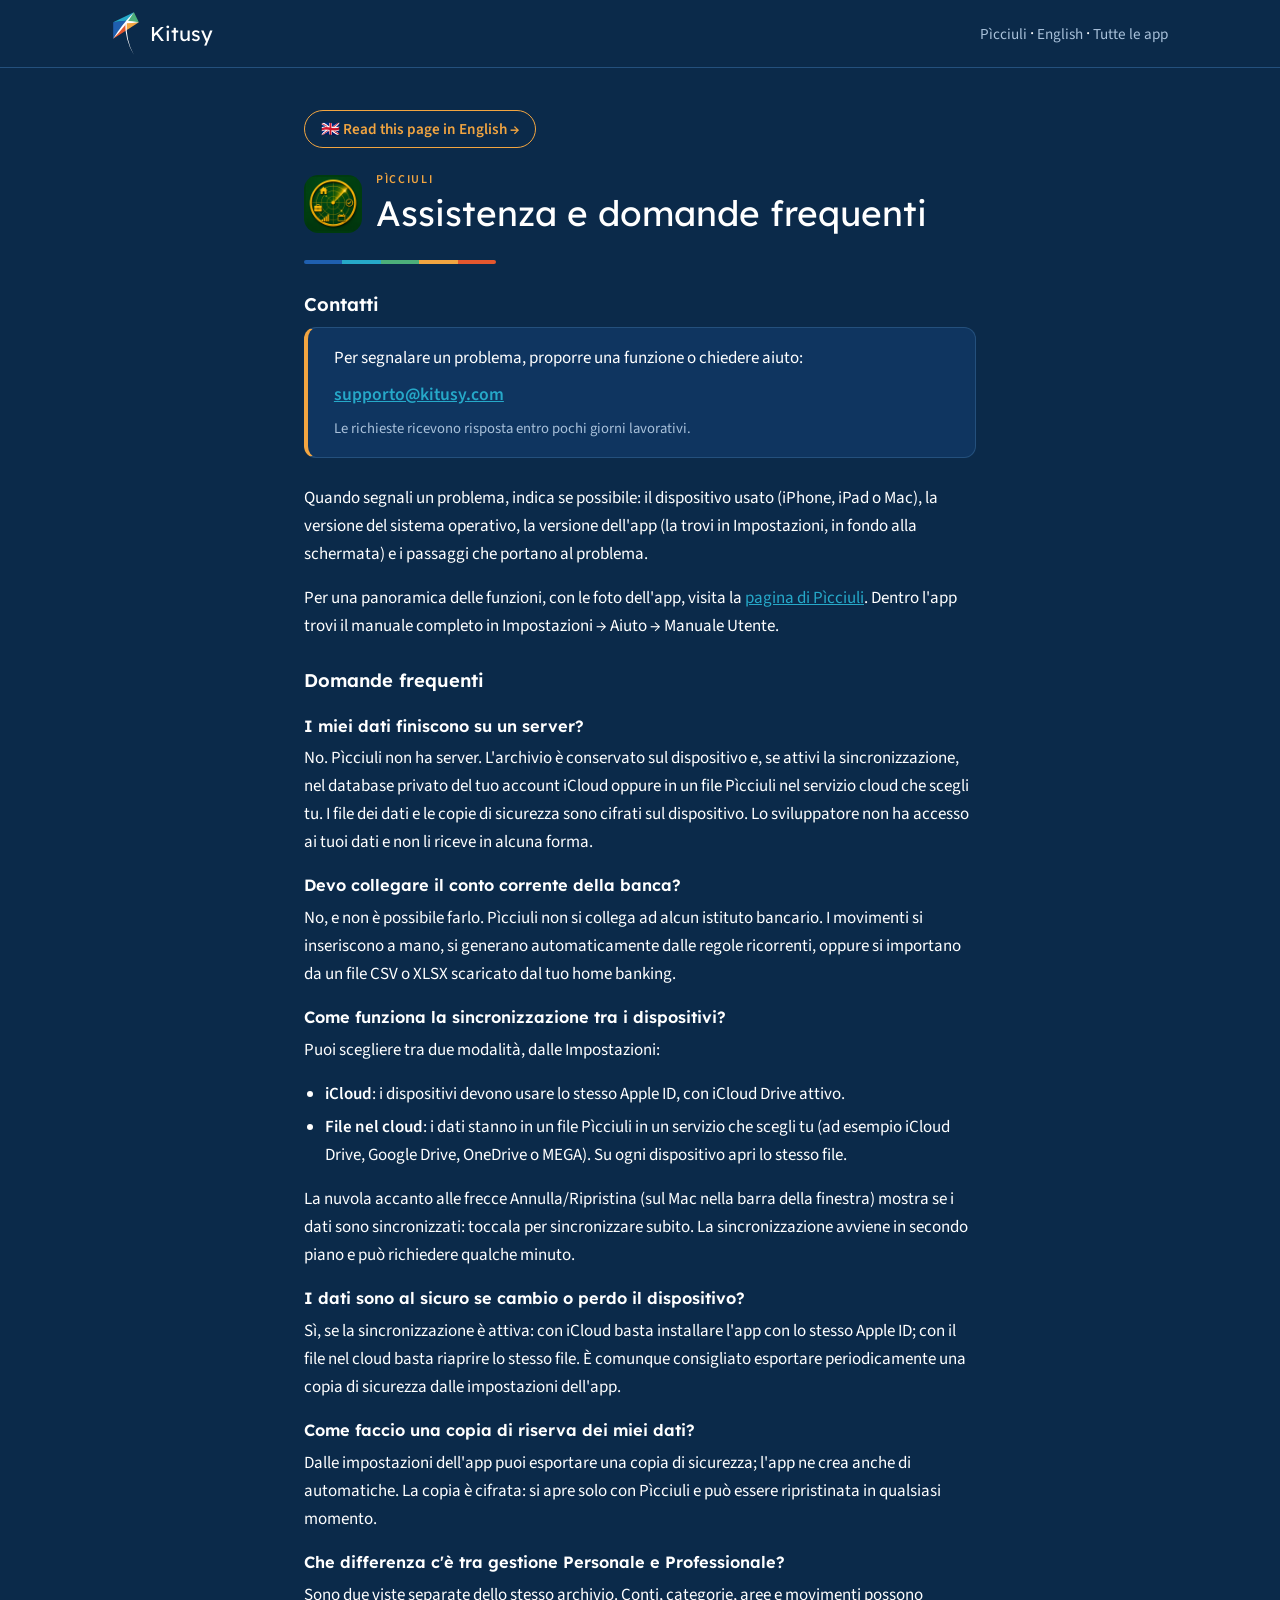
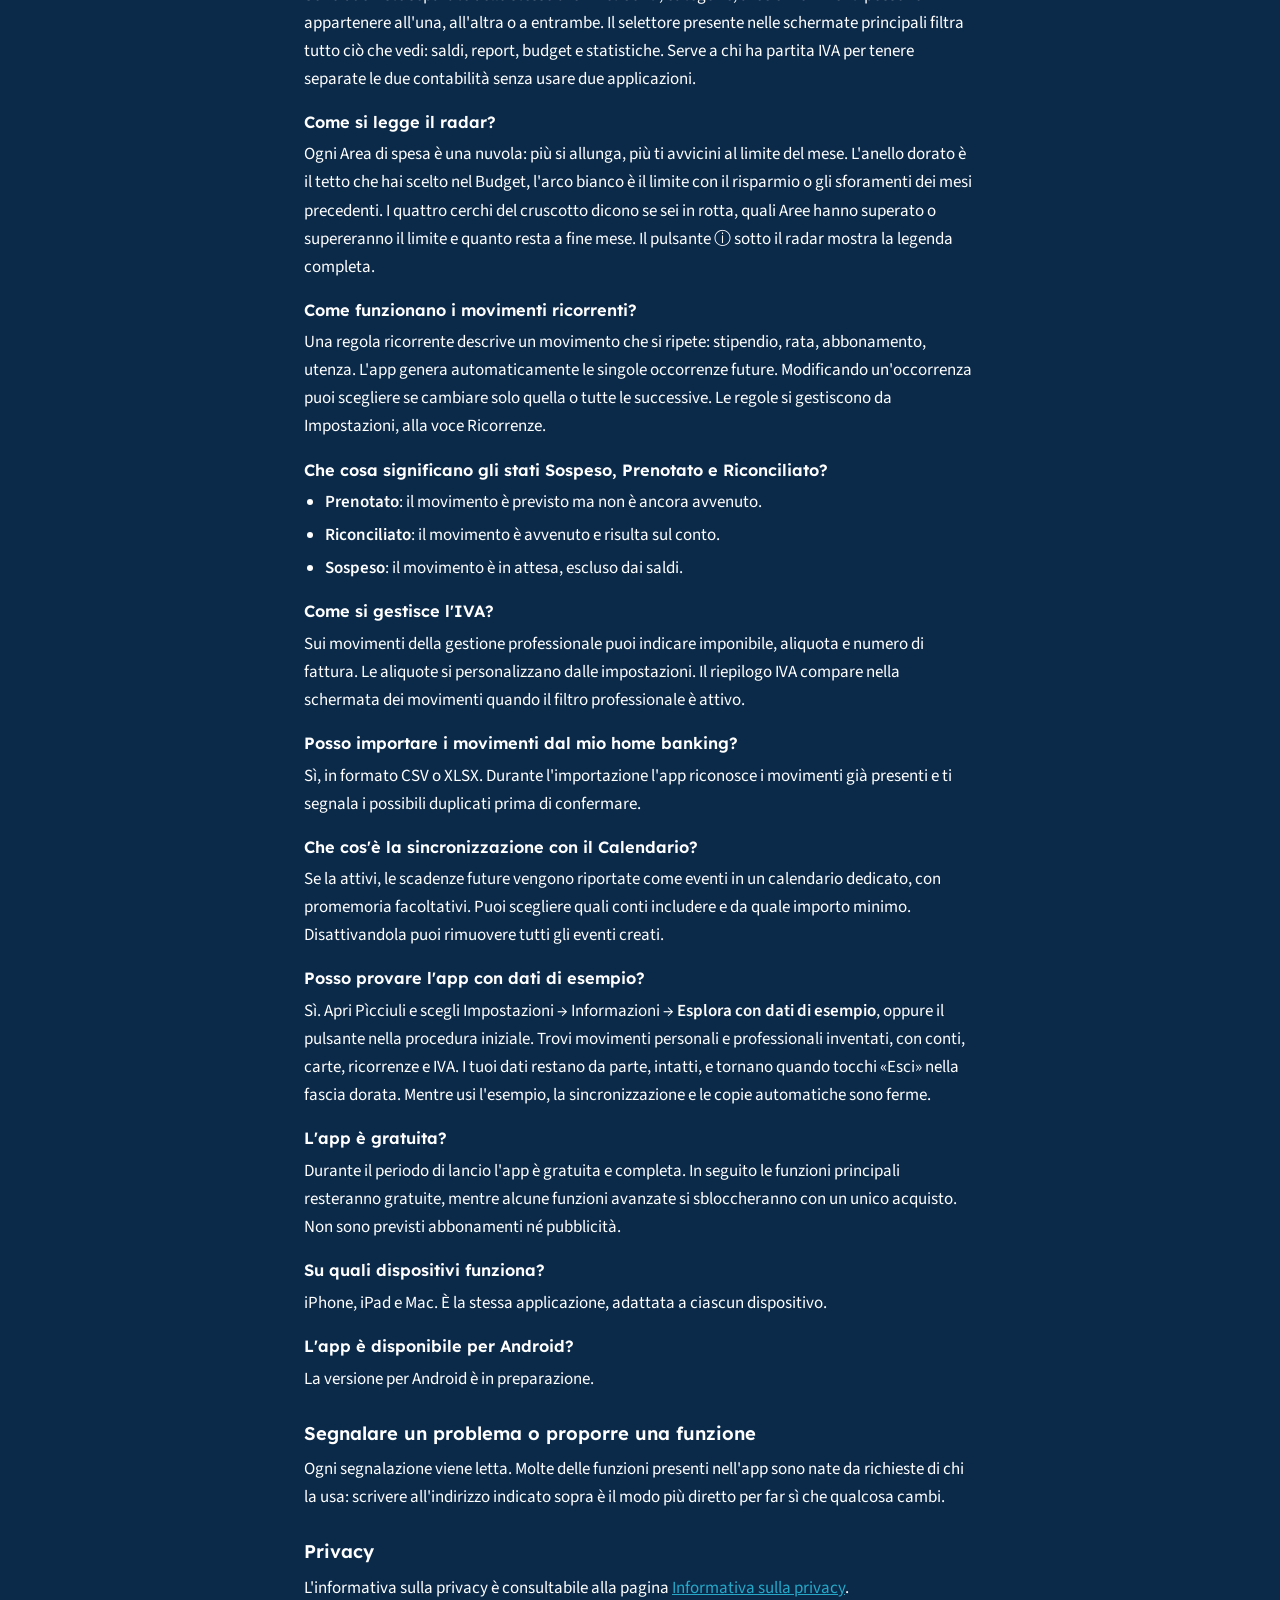
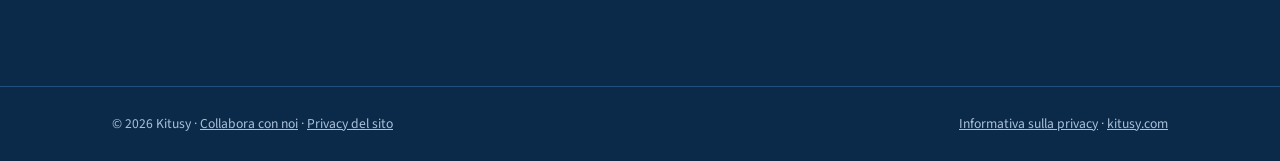
<file: picciuli/supporto.html>
<!doctype html>
<html lang="it">
<head>
<meta charset="utf-8">
<meta name="viewport" content="width=device-width, initial-scale=1, viewport-fit=cover">
<title>Supporto — Pìcciuli · Kitusy</title>
<meta name="description" content="Assistenza e domande frequenti sull'app Pìcciuli, sviluppata da Kitusy.">
<link rel="icon" type="image/svg+xml" href="/assets/kitusy-kite.svg">
<link rel="stylesheet" href="/assets/fonts.css">
<style>
*{box-sizing:border-box}
body{margin:0}
:root{
  --navy:#0B2A4A; --navy-2:#0F3560; --line:#24507d;
  --ink:#FFFFFF; --muted:#A9C1DA;
  --k-blue:#1F5FAF; --k-cyan:#26A9C9; --k-green:#4CAF7A; --k-amber:#F2A541; --k-red:#E4572E;
  --f-display:"Lexend","Avenir Next","Segoe UI",system-ui,sans-serif;
  --f-body:"Source Sans 3","Segoe UI",system-ui,sans-serif;
  --s0:1rem; --s1:1.618rem; --s2:2.618rem; --s3:4.236rem;
  color-scheme:dark;
}
html{background:var(--navy)}
body{background:var(--navy);color:var(--ink);font-family:var(--f-body);font-size:1.0625rem;line-height:1.65}
.wrap{max-width:44rem;margin:0 auto;padding-left:max(16px,env(safe-area-inset-left,0px));padding-right:max(16px,env(safe-area-inset-right,0px))}
a{color:var(--k-cyan)}
a:focus-visible{outline:2px solid var(--k-amber);outline-offset:3px;border-radius:4px}
header{border-bottom:1px solid var(--line)}
header .wrap{display:flex;align-items:center;justify-content:space-between;gap:var(--s0);padding-block:.7rem;max-width:68rem}
.brand{display:flex;align-items:center;gap:.6rem;color:var(--ink);text-decoration:none;font-family:var(--f-display);font-size:1.25rem}
.brand img{width:1.75rem;height:auto;display:block}
header nav a{color:var(--muted);text-decoration:none;font-size:.95rem}
header nav a:hover{color:var(--ink)}
main .wrap{padding-block:var(--s2) var(--s3)}
.app{display:flex;align-items:center;gap:.9rem;margin-bottom:var(--s1)}
.app img{width:3.6rem;height:3.6rem;border-radius:.9rem;display:block;flex:none}
.eyebrow{font:600 .75rem/1 var(--f-body);letter-spacing:.14em;text-transform:uppercase;color:var(--k-amber);margin:0 0 .4rem}
h1{font-family:var(--f-display);font-weight:400;font-size:clamp(1.6rem,4vw,2.2rem);line-height:1.2;margin:0;text-wrap:balance}
.updated{color:var(--muted);font-size:.95rem;margin:0 0 var(--s1)}
h2{font-family:var(--f-display);font-weight:600;font-size:1.15rem;margin:var(--s1) 0 .4rem}
p{margin:0 0 var(--s0)}
.stripe{display:flex;height:4px;max-width:12rem;margin:0 0 var(--s1);border-radius:2px;overflow:hidden}
.stripe i{flex:1}
h3{font-family:var(--f-display);font-weight:600;font-size:1.02rem;margin:var(--s0) 0 .3rem}
ul{margin:0 0 var(--s0);padding-left:1.3rem}
li{margin-bottom:.3rem}
.card{background:var(--navy-2);border:1px solid var(--line);border-left:4px solid var(--k-amber);border-radius:12px;padding:var(--s0) var(--s1);margin:0 0 var(--s1)}
.card p{margin:0 0 .5rem}
.card p:last-child{margin:0}
.email{font-weight:600;font-size:1.1rem;overflow-wrap:anywhere}
.note{color:var(--muted);font-size:.92rem}
footer{border-top:1px solid var(--line)}
footer .wrap{display:flex;justify-content:space-between;gap:var(--s0);flex-wrap:wrap;padding-block:var(--s1);color:var(--muted);font-size:.85rem;max-width:68rem}
footer a{color:var(--muted)}
.lang-en{display:inline-block;margin:0 0 var(--s1);padding:.55rem 1rem;border:1px solid var(--k-amber);border-radius:999px;color:var(--k-amber);font:600 .95rem/1.2 var(--f-body);text-decoration:none}
.lang-en:hover{background:var(--k-amber);color:#000}
</style>
</head>
<body>
<header>
  <div class="wrap">
    <a class="brand" href="/" aria-label="Kitusy, pagina principale"><img src="/assets/kitusy-kite.svg" alt=""><span>Kitusy</span></a>
    <nav><a href="/picciuli/">Pìcciuli</a> · <a href="/picciuli/en/support" hreflang="en" lang="en">English</a> · <a href="/#app">Tutte le app</a></nav>
  </div>
</header>

<main>
  <div class="wrap">
    <a class="lang-en" href="/picciuli/en/support" hreflang="en" lang="en">🇬🇧 Read this page in English →</a>
    <div class="app">
      <img src="/assets/picciuli.png" alt="">
      <div>
        <p class="eyebrow">Pìcciuli</p>
        <h1>Assistenza e domande frequenti</h1>
      </div>
    </div>
    <div class="stripe" aria-hidden="true"><i style="background:var(--k-blue)"></i><i style="background:var(--k-cyan)"></i><i style="background:var(--k-green)"></i><i style="background:var(--k-amber)"></i><i style="background:var(--k-red)"></i></div>

    <h2>Contatti</h2>



  <div class="card">
    <p>Per segnalare un problema, proporre una funzione o chiedere aiuto:</p>
    <p class="email"><a href="mailto:supporto@kitusy.com">supporto@kitusy.com</a></p>
    <p class="note">Le richieste ricevono risposta entro pochi giorni lavorativi.</p>
  </div>

  <p>Quando segnali un problema, indica se possibile: il dispositivo usato (iPhone, iPad o Mac), la versione del sistema operativo, la versione dell'app (la trovi in Impostazioni, in fondo alla schermata) e i passaggi che portano al problema.</p>

  <p>Per una panoramica delle funzioni, con le foto dell'app, visita la <a href="/picciuli/">pagina di Pìcciuli</a>. Dentro l'app trovi il manuale completo in Impostazioni → Aiuto → Manuale Utente.</p>

  <h2>Domande frequenti</h2>

  <h3>I miei dati finiscono su un server?</h3>
  <p>No. Pìcciuli non ha server. L'archivio è conservato sul dispositivo e, se attivi la sincronizzazione, nel database privato del tuo account iCloud oppure in un file Pìcciuli nel servizio cloud che scegli tu. I file dei dati e le copie di sicurezza sono cifrati sul dispositivo. Lo sviluppatore non ha accesso ai tuoi dati e non li riceve in alcuna forma.</p>

  <h3>Devo collegare il conto corrente della banca?</h3>
  <p>No, e non è possibile farlo. Pìcciuli non si collega ad alcun istituto bancario. I movimenti si inseriscono a mano, si generano automaticamente dalle regole ricorrenti, oppure si importano da un file CSV o XLSX scaricato dal tuo home banking.</p>

  <h3>Come funziona la sincronizzazione tra i dispositivi?</h3>
  <p>Puoi scegliere tra due modalità, dalle Impostazioni:</p>
  <ul>
    <li><strong>iCloud</strong>: i dispositivi devono usare lo stesso Apple ID, con iCloud Drive attivo.</li>
    <li><strong>File nel cloud</strong>: i dati stanno in un file Pìcciuli in un servizio che scegli tu (ad esempio iCloud Drive, Google Drive, OneDrive o MEGA). Su ogni dispositivo apri lo stesso file.</li>
  </ul>
  <p>La nuvola accanto alle frecce Annulla/Ripristina (sul Mac nella barra della finestra) mostra se i dati sono sincronizzati: toccala per sincronizzare subito. La sincronizzazione avviene in secondo piano e può richiedere qualche minuto.</p>

  <h3>I dati sono al sicuro se cambio o perdo il dispositivo?</h3>
  <p>Sì, se la sincronizzazione è attiva: con iCloud basta installare l'app con lo stesso Apple ID; con il file nel cloud basta riaprire lo stesso file. È comunque consigliato esportare periodicamente una copia di sicurezza dalle impostazioni dell'app.</p>

  <h3>Come faccio una copia di riserva dei miei dati?</h3>
  <p>Dalle impostazioni dell'app puoi esportare una copia di sicurezza; l'app ne crea anche di automatiche. La copia è cifrata: si apre solo con Pìcciuli e può essere ripristinata in qualsiasi momento.</p>

  <h3>Che differenza c'è tra gestione Personale e Professionale?</h3>
  <p>Sono due viste separate dello stesso archivio. Conti, categorie, aree e movimenti possono appartenere all'una, all'altra o a entrambe. Il selettore presente nelle schermate principali filtra tutto ciò che vedi: saldi, report, budget e statistiche. Serve a chi ha partita IVA per tenere separate le due contabilità senza usare due applicazioni.</p>

  <h3>Come si legge il radar?</h3>
  <p>Ogni Area di spesa è una nuvola: più si allunga, più ti avvicini al limite del mese. L'anello dorato è il tetto che hai scelto nel Budget, l'arco bianco è il limite con il risparmio o gli sforamenti dei mesi precedenti. I quattro cerchi del cruscotto dicono se sei in rotta, quali Aree hanno superato o supereranno il limite e quanto resta a fine mese. Il pulsante ⓘ sotto il radar mostra la legenda completa.</p>

  <h3>Come funzionano i movimenti ricorrenti?</h3>
  <p>Una regola ricorrente descrive un movimento che si ripete: stipendio, rata, abbonamento, utenza. L'app genera automaticamente le singole occorrenze future. Modificando un'occorrenza puoi scegliere se cambiare solo quella o tutte le successive. Le regole si gestiscono da Impostazioni, alla voce Ricorrenze.</p>

  <h3>Che cosa significano gli stati Sospeso, Prenotato e Riconciliato?</h3>
  <ul>
    <li><strong>Prenotato</strong>: il movimento è previsto ma non è ancora avvenuto.</li>
    <li><strong>Riconciliato</strong>: il movimento è avvenuto e risulta sul conto.</li>
    <li><strong>Sospeso</strong>: il movimento è in attesa, escluso dai saldi.</li>
  </ul>

  <h3>Come si gestisce l'IVA?</h3>
  <p>Sui movimenti della gestione professionale puoi indicare imponibile, aliquota e numero di fattura. Le aliquote si personalizzano dalle impostazioni. Il riepilogo IVA compare nella schermata dei movimenti quando il filtro professionale è attivo.</p>

  <h3>Posso importare i movimenti dal mio home banking?</h3>
  <p>Sì, in formato CSV o XLSX. Durante l'importazione l'app riconosce i movimenti già presenti e ti segnala i possibili duplicati prima di confermare.</p>

  <h3>Che cos'è la sincronizzazione con il Calendario?</h3>
  <p>Se la attivi, le scadenze future vengono riportate come eventi in un calendario dedicato, con promemoria facoltativi. Puoi scegliere quali conti includere e da quale importo minimo. Disattivandola puoi rimuovere tutti gli eventi creati.</p>

  <h3>Posso provare l'app con dati di esempio?</h3>
  <p>Sì. Apri Pìcciuli e scegli Impostazioni → Informazioni → <strong>Esplora con dati di esempio</strong>, oppure il pulsante nella procedura iniziale. Trovi movimenti personali e professionali inventati, con conti, carte, ricorrenze e IVA. I tuoi dati restano da parte, intatti, e tornano quando tocchi «Esci» nella fascia dorata. Mentre usi l'esempio, la sincronizzazione e le copie automatiche sono ferme.</p>

  <h3>L'app è gratuita?</h3>
  <p>Durante il periodo di lancio l'app è gratuita e completa. In seguito le funzioni principali resteranno gratuite, mentre alcune funzioni avanzate si sbloccheranno con un unico acquisto. Non sono previsti abbonamenti né pubblicità.</p>

  <h3>Su quali dispositivi funziona?</h3>
  <p>iPhone, iPad e Mac. È la stessa applicazione, adattata a ciascun dispositivo.</p>

  <h3>L'app è disponibile per Android?</h3>
  <p>La versione per Android è in preparazione.</p>

  <h2>Segnalare un problema o proporre una funzione</h2>
  <p>Ogni segnalazione viene letta. Molte delle funzioni presenti nell'app sono nate da richieste di chi la usa: scrivere all'indirizzo indicato sopra è il modo più diretto per far sì che qualcosa cambi.</p>

  <h2>Privacy</h2>
  <p>L'informativa sulla privacy è consultabile alla pagina <a href="/picciuli/privacy">Informativa sulla privacy</a>.</p>


  </div>
</main>

<footer>
  <div class="wrap">
    <span>© 2026 Kitusy · <a href="/collabora">Collabora con noi</a> · <a href="/privacy">Privacy del sito</a></span>
    <span><a href="/picciuli/privacy">Informativa sulla privacy</a> · <a href="/">kitusy.com</a></span>
  </div>
</footer>
</body>
</html>
</file>
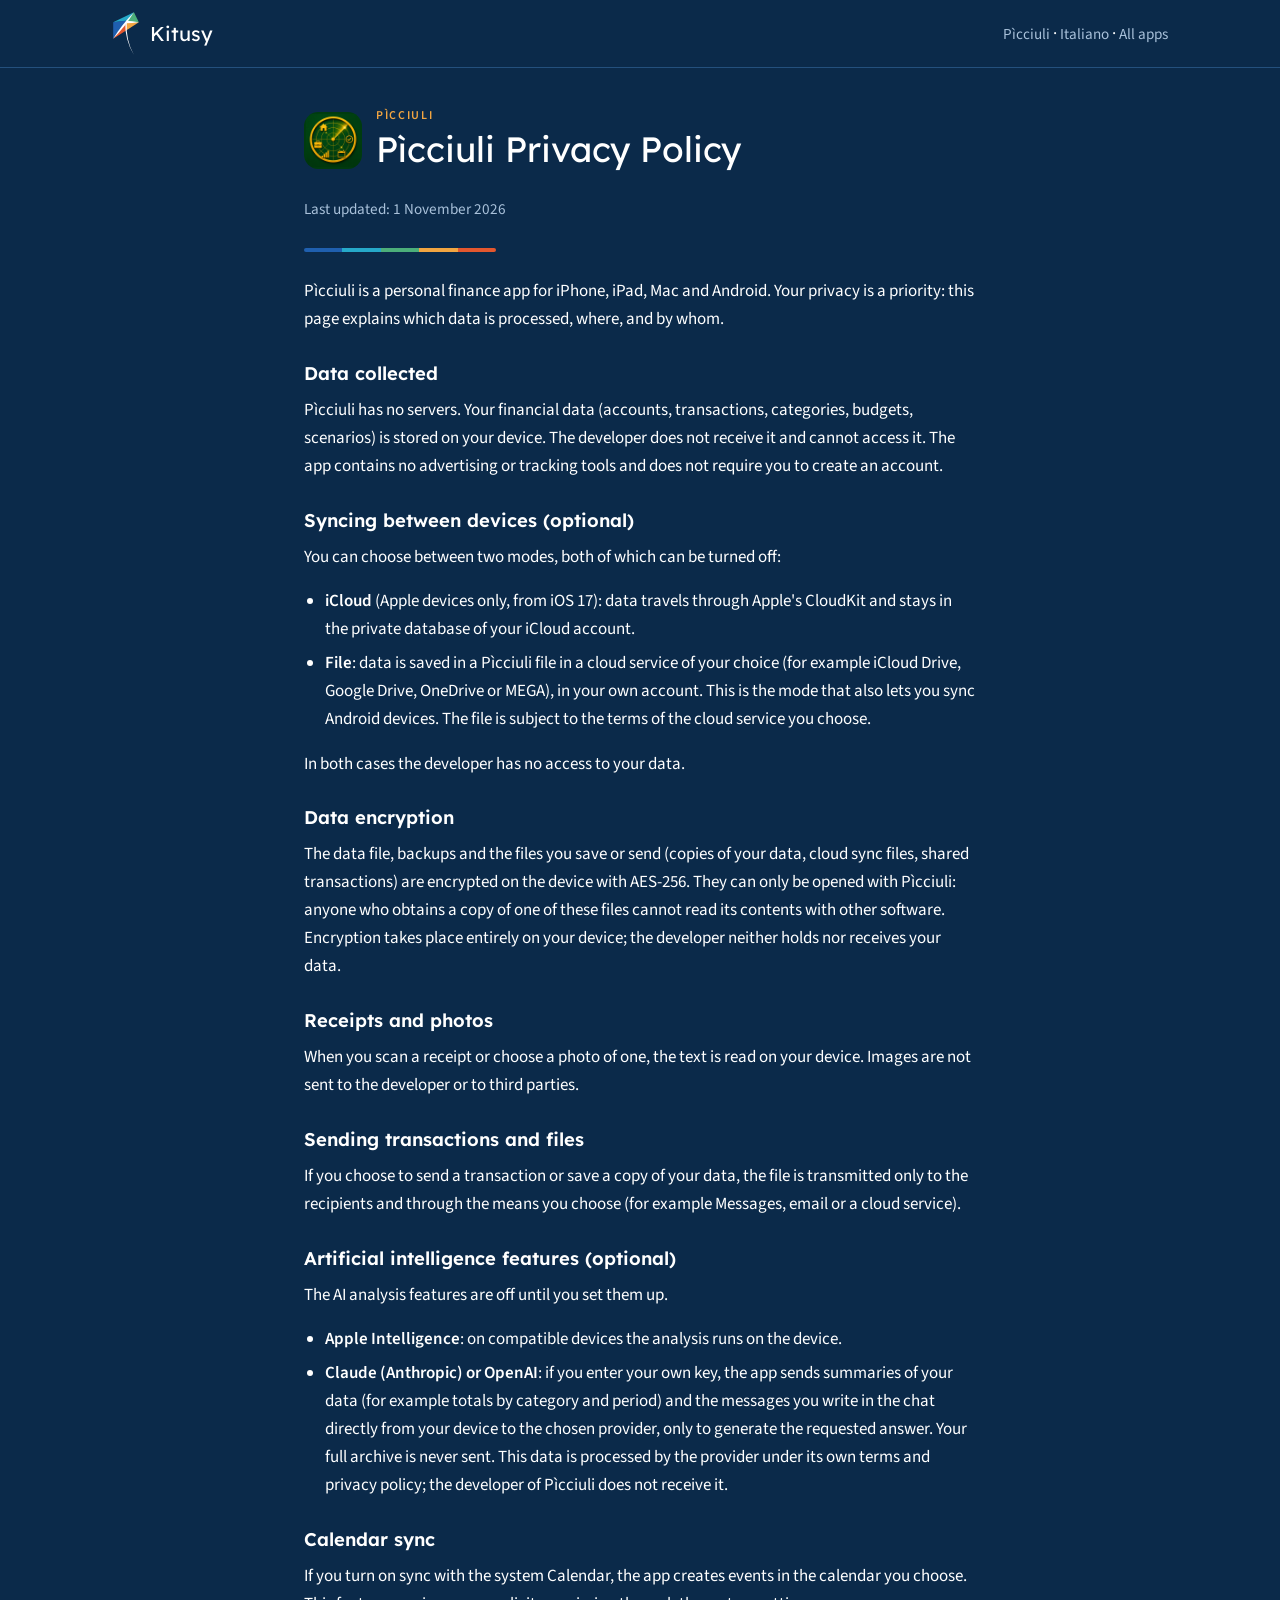
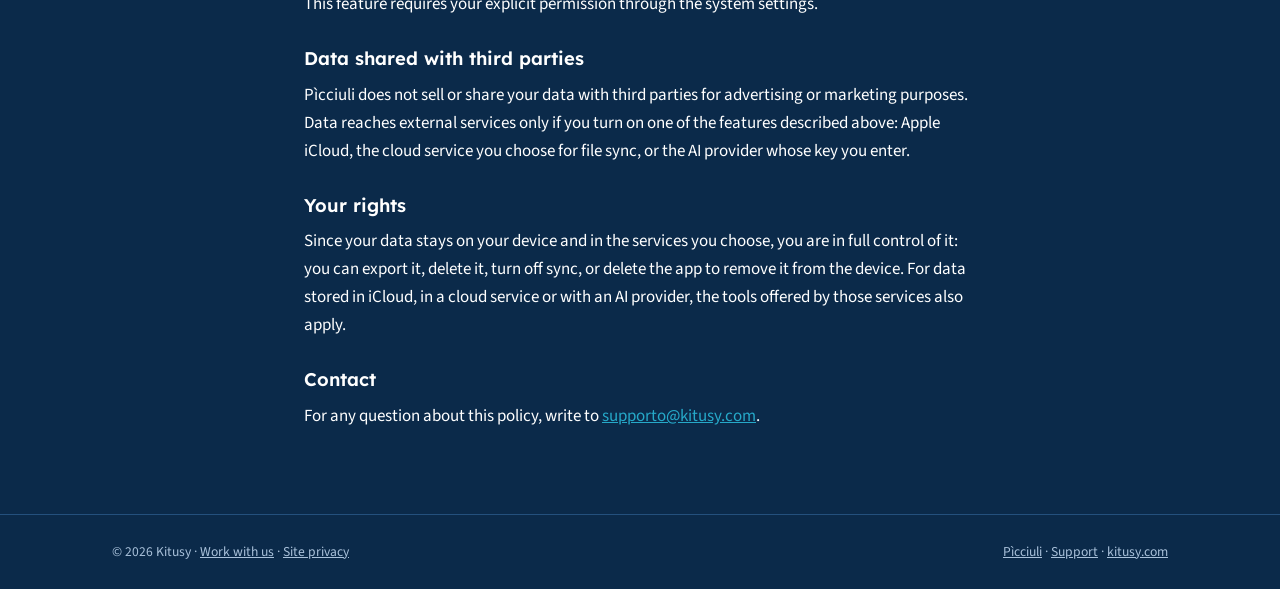
<file: picciuli/en/privacy.html>
<!doctype html>
<html lang="en">
<head>
<meta charset="utf-8">
<meta name="viewport" content="width=device-width, initial-scale=1, viewport-fit=cover">
<title>Privacy Policy — Pìcciuli · Kitusy</title>
<meta name="description" content="Privacy policy of the Pìcciuli app by Kitusy: no servers, no tracking, data that stays yours.">
<link rel="icon" type="image/svg+xml" href="/assets/kitusy-kite.svg">
<link rel="stylesheet" href="/assets/fonts.css">
<style>
*{box-sizing:border-box}
body{margin:0}
:root{
  --navy:#0B2A4A; --navy-2:#0F3560; --line:#24507d;
  --ink:#FFFFFF; --muted:#A9C1DA;
  --k-blue:#1F5FAF; --k-cyan:#26A9C9; --k-green:#4CAF7A; --k-amber:#F2A541; --k-red:#E4572E;
  --f-display:"Lexend","Avenir Next","Segoe UI",system-ui,sans-serif;
  --f-body:"Source Sans 3","Segoe UI",system-ui,sans-serif;
  --s0:1rem; --s1:1.618rem; --s2:2.618rem; --s3:4.236rem;
  color-scheme:dark;
}
html{background:var(--navy)}
body{background:var(--navy);color:var(--ink);font-family:var(--f-body);font-size:1.0625rem;line-height:1.65}
.wrap{max-width:44rem;margin:0 auto;padding-left:max(16px,env(safe-area-inset-left,0px));padding-right:max(16px,env(safe-area-inset-right,0px))}
a{color:var(--k-cyan)}
a:focus-visible{outline:2px solid var(--k-amber);outline-offset:3px;border-radius:4px}
header{border-bottom:1px solid var(--line)}
header .wrap{display:flex;align-items:center;justify-content:space-between;gap:var(--s0);padding-block:.7rem;max-width:68rem}
.brand{display:flex;align-items:center;gap:.6rem;color:var(--ink);text-decoration:none;font-family:var(--f-display);font-size:1.25rem}
.brand img{width:1.75rem;height:auto;display:block}
header nav a{color:var(--muted);text-decoration:none;font-size:.95rem}
header nav a:hover{color:var(--ink)}
main .wrap{padding-block:var(--s2) var(--s3)}
.app{display:flex;align-items:center;gap:.9rem;margin-bottom:var(--s1)}
.app img{width:3.6rem;height:3.6rem;border-radius:.9rem;display:block;flex:none}
.eyebrow{font:600 .75rem/1 var(--f-body);letter-spacing:.14em;text-transform:uppercase;color:var(--k-amber);margin:0 0 .4rem}
h1{font-family:var(--f-display);font-weight:400;font-size:clamp(1.6rem,4vw,2.2rem);line-height:1.2;margin:0;text-wrap:balance}
.updated{color:var(--muted);font-size:.95rem;margin:0 0 var(--s1)}
h2{font-family:var(--f-display);font-weight:600;font-size:1.15rem;margin:var(--s1) 0 .4rem}
p{margin:0 0 var(--s0)}
.stripe{display:flex;height:4px;max-width:12rem;margin:0 0 var(--s1);border-radius:2px;overflow:hidden}
.stripe i{flex:1}
ul{margin:0 0 var(--s0);padding-left:1.3rem}
li{margin-bottom:.4rem}
footer{border-top:1px solid var(--line)}
footer .wrap{display:flex;justify-content:space-between;gap:var(--s0);flex-wrap:wrap;padding-block:var(--s1);color:var(--muted);font-size:.85rem;max-width:68rem}
footer a{color:var(--muted)}
</style>
</head>
<body>
<header>
  <div class="wrap">
    <a class="brand" href="/" aria-label="Kitusy, home page"><img src="/assets/kitusy-kite.svg" alt=""><span>Kitusy</span></a>
    <nav><a href="/picciuli/en/">Pìcciuli</a> · <a href="/picciuli/privacy" hreflang="it" lang="it">Italiano</a> · <a href="/#app">All apps</a></nav>
  </div>
</header>

<main>
  <div class="wrap">
    <div class="app">
      <img src="/assets/picciuli.png" alt="">
      <div>
        <p class="eyebrow">Pìcciuli</p>
        <h1>Pìcciuli Privacy Policy</h1>
      </div>
    </div>
    <p class="updated">Last updated: 1 November 2026</p>
    <div class="stripe" aria-hidden="true"><i style="background:var(--k-blue)"></i><i style="background:var(--k-cyan)"></i><i style="background:var(--k-green)"></i><i style="background:var(--k-amber)"></i><i style="background:var(--k-red)"></i></div>

    <p>Pìcciuli is a personal finance app for iPhone, iPad, Mac and Android. Your privacy is a priority: this page explains which data is processed, where, and by whom.</p>

    <h2>Data collected</h2>
    <p>Pìcciuli has no servers. Your financial data (accounts, transactions, categories, budgets, scenarios) is stored on your device. The developer does not receive it and cannot access it. The app contains no advertising or tracking tools and does not require you to create an account.</p>

    <h2>Syncing between devices (optional)</h2>
    <p>You can choose between two modes, both of which can be turned off:</p>
    <ul>
      <li><strong>iCloud</strong> (Apple devices only, from iOS 17): data travels through Apple's CloudKit and stays in the private database of your iCloud account.</li>
      <li><strong>File</strong>: data is saved in a Pìcciuli file in a cloud service of your choice (for example iCloud Drive, Google Drive, OneDrive or MEGA), in your own account. This is the mode that also lets you sync Android devices. The file is subject to the terms of the cloud service you choose.</li>
    </ul>
    <p>In both cases the developer has no access to your data.</p>

    <h2>Data encryption</h2>
    <p>The data file, backups and the files you save or send (copies of your data, cloud sync files, shared transactions) are encrypted on the device with AES-256. They can only be opened with Pìcciuli: anyone who obtains a copy of one of these files cannot read its contents with other software. Encryption takes place entirely on your device; the developer neither holds nor receives your data.</p>

    <h2>Receipts and photos</h2>
    <p>When you scan a receipt or choose a photo of one, the text is read on your device. Images are not sent to the developer or to third parties.</p>

    <h2>Sending transactions and files</h2>
    <p>If you choose to send a transaction or save a copy of your data, the file is transmitted only to the recipients and through the means you choose (for example Messages, email or a cloud service).</p>

    <h2>Artificial intelligence features (optional)</h2>
    <p>The AI analysis features are off until you set them up.</p>
    <ul>
      <li><strong>Apple Intelligence</strong>: on compatible devices the analysis runs on the device.</li>
      <li><strong>Claude (Anthropic) or OpenAI</strong>: if you enter your own key, the app sends summaries of your data (for example totals by category and period) and the messages you write in the chat directly from your device to the chosen provider, only to generate the requested answer. Your full archive is never sent. This data is processed by the provider under its own terms and privacy policy; the developer of Pìcciuli does not receive it.</li>
    </ul>

    <h2>Calendar sync</h2>
    <p>If you turn on sync with the system Calendar, the app creates events in the calendar you choose. This feature requires your explicit permission through the system settings.</p>

    <h2>Data shared with third parties</h2>
    <p>Pìcciuli does not sell or share your data with third parties for advertising or marketing purposes. Data reaches external services only if you turn on one of the features described above: Apple iCloud, the cloud service you choose for file sync, or the AI provider whose key you enter.</p>

    <h2>Your rights</h2>
    <p>Since your data stays on your device and in the services you choose, you are in full control of it: you can export it, delete it, turn off sync, or delete the app to remove it from the device. For data stored in iCloud, in a cloud service or with an AI provider, the tools offered by those services also apply.</p>

    <h2>Contact</h2>
    <p>For any question about this policy, write to <a href="mailto:supporto@kitusy.com">supporto@kitusy.com</a>.</p>
  </div>
</main>

<footer>
  <div class="wrap">
    <span>© 2026 Kitusy · <a href="/collabora">Work with us</a> · <a href="/privacy">Site privacy</a></span>
    <span><a href="/picciuli/en/">Pìcciuli</a> · <a href="/picciuli/en/support">Support</a> · <a href="/">kitusy.com</a></span>
  </div>
</footer>
</body>
</html>
</file>
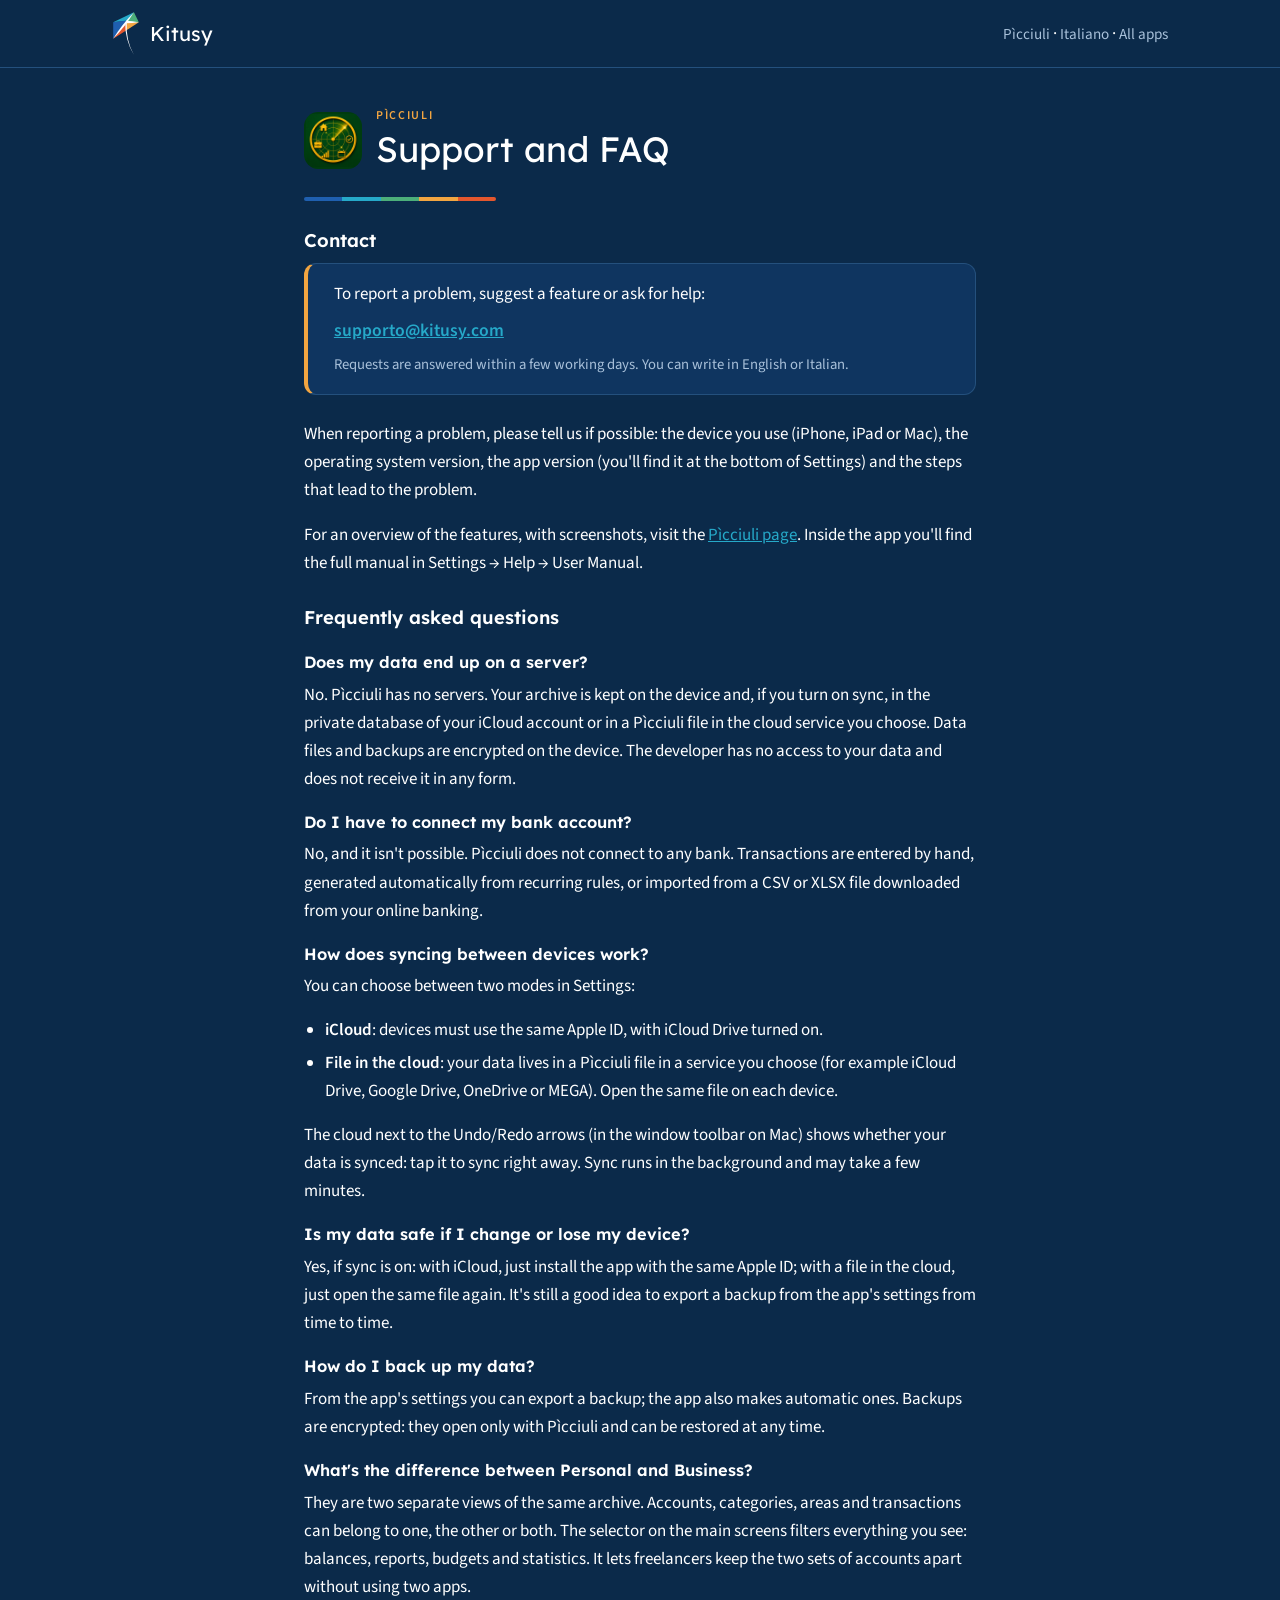
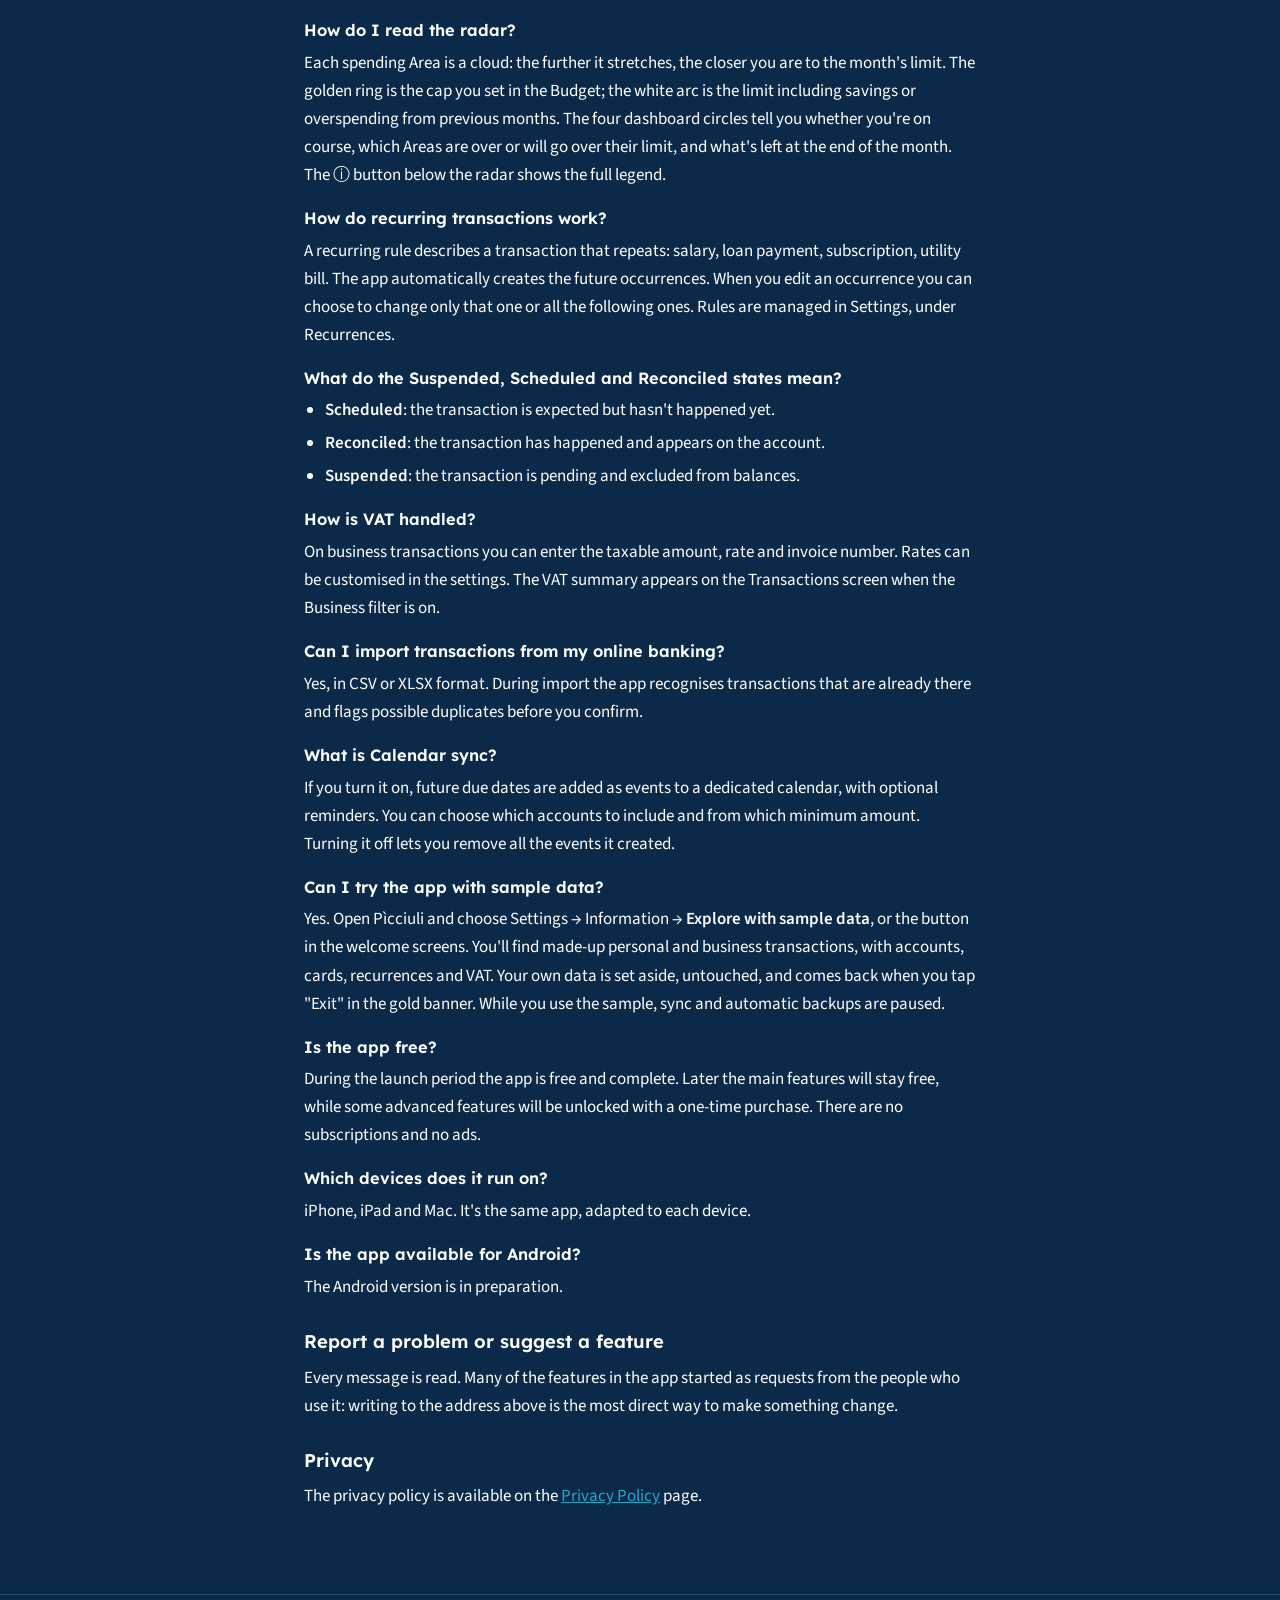
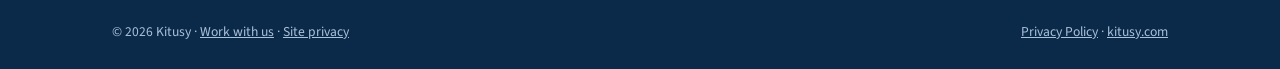
<file: picciuli/en/support.html>
<!doctype html>
<html lang="en">
<head>
<meta charset="utf-8">
<meta name="viewport" content="width=device-width, initial-scale=1, viewport-fit=cover">
<title>Support — Pìcciuli · Kitusy</title>
<meta name="description" content="Help and frequently asked questions about the Pìcciuli app by Kitusy.">
<link rel="icon" type="image/svg+xml" href="/assets/kitusy-kite.svg">
<link rel="stylesheet" href="/assets/fonts.css">
<style>
*{box-sizing:border-box}
body{margin:0}
:root{
  --navy:#0B2A4A; --navy-2:#0F3560; --line:#24507d;
  --ink:#FFFFFF; --muted:#A9C1DA;
  --k-blue:#1F5FAF; --k-cyan:#26A9C9; --k-green:#4CAF7A; --k-amber:#F2A541; --k-red:#E4572E;
  --f-display:"Lexend","Avenir Next","Segoe UI",system-ui,sans-serif;
  --f-body:"Source Sans 3","Segoe UI",system-ui,sans-serif;
  --s0:1rem; --s1:1.618rem; --s2:2.618rem; --s3:4.236rem;
  color-scheme:dark;
}
html{background:var(--navy)}
body{background:var(--navy);color:var(--ink);font-family:var(--f-body);font-size:1.0625rem;line-height:1.65}
.wrap{max-width:44rem;margin:0 auto;padding-left:max(16px,env(safe-area-inset-left,0px));padding-right:max(16px,env(safe-area-inset-right,0px))}
a{color:var(--k-cyan)}
a:focus-visible{outline:2px solid var(--k-amber);outline-offset:3px;border-radius:4px}
header{border-bottom:1px solid var(--line)}
header .wrap{display:flex;align-items:center;justify-content:space-between;gap:var(--s0);padding-block:.7rem;max-width:68rem}
.brand{display:flex;align-items:center;gap:.6rem;color:var(--ink);text-decoration:none;font-family:var(--f-display);font-size:1.25rem}
.brand img{width:1.75rem;height:auto;display:block}
header nav a{color:var(--muted);text-decoration:none;font-size:.95rem}
header nav a:hover{color:var(--ink)}
main .wrap{padding-block:var(--s2) var(--s3)}
.app{display:flex;align-items:center;gap:.9rem;margin-bottom:var(--s1)}
.app img{width:3.6rem;height:3.6rem;border-radius:.9rem;display:block;flex:none}
.eyebrow{font:600 .75rem/1 var(--f-body);letter-spacing:.14em;text-transform:uppercase;color:var(--k-amber);margin:0 0 .4rem}
h1{font-family:var(--f-display);font-weight:400;font-size:clamp(1.6rem,4vw,2.2rem);line-height:1.2;margin:0;text-wrap:balance}
.updated{color:var(--muted);font-size:.95rem;margin:0 0 var(--s1)}
h2{font-family:var(--f-display);font-weight:600;font-size:1.15rem;margin:var(--s1) 0 .4rem}
p{margin:0 0 var(--s0)}
.stripe{display:flex;height:4px;max-width:12rem;margin:0 0 var(--s1);border-radius:2px;overflow:hidden}
.stripe i{flex:1}
h3{font-family:var(--f-display);font-weight:600;font-size:1.02rem;margin:var(--s0) 0 .3rem}
ul{margin:0 0 var(--s0);padding-left:1.3rem}
li{margin-bottom:.3rem}
.card{background:var(--navy-2);border:1px solid var(--line);border-left:4px solid var(--k-amber);border-radius:12px;padding:var(--s0) var(--s1);margin:0 0 var(--s1)}
.card p{margin:0 0 .5rem}
.card p:last-child{margin:0}
.email{font-weight:600;font-size:1.1rem;overflow-wrap:anywhere}
.note{color:var(--muted);font-size:.92rem}
footer{border-top:1px solid var(--line)}
footer .wrap{display:flex;justify-content:space-between;gap:var(--s0);flex-wrap:wrap;padding-block:var(--s1);color:var(--muted);font-size:.85rem;max-width:68rem}
footer a{color:var(--muted)}
</style>
</head>
<body>
<header>
  <div class="wrap">
    <a class="brand" href="/" aria-label="Kitusy, home page"><img src="/assets/kitusy-kite.svg" alt=""><span>Kitusy</span></a>
    <nav><a href="/picciuli/en/">Pìcciuli</a> · <a href="/picciuli/supporto" hreflang="it" lang="it">Italiano</a> · <a href="/#app">All apps</a></nav>
  </div>
</header>

<main>
  <div class="wrap">
    <div class="app">
      <img src="/assets/picciuli.png" alt="">
      <div>
        <p class="eyebrow">Pìcciuli</p>
        <h1>Support and FAQ</h1>
      </div>
    </div>
    <div class="stripe" aria-hidden="true"><i style="background:var(--k-blue)"></i><i style="background:var(--k-cyan)"></i><i style="background:var(--k-green)"></i><i style="background:var(--k-amber)"></i><i style="background:var(--k-red)"></i></div>

    <h2>Contact</h2>

  <div class="card">
    <p>To report a problem, suggest a feature or ask for help:</p>
    <p class="email"><a href="mailto:supporto@kitusy.com">supporto@kitusy.com</a></p>
    <p class="note">Requests are answered within a few working days. You can write in English or Italian.</p>
  </div>

  <p>When reporting a problem, please tell us if possible: the device you use (iPhone, iPad or Mac), the operating system version, the app version (you'll find it at the bottom of Settings) and the steps that lead to the problem.</p>

  <p>For an overview of the features, with screenshots, visit the <a href="/picciuli/en/">Pìcciuli page</a>. Inside the app you'll find the full manual in Settings → Help → User Manual.</p>

  <h2>Frequently asked questions</h2>

  <h3>Does my data end up on a server?</h3>
  <p>No. Pìcciuli has no servers. Your archive is kept on the device and, if you turn on sync, in the private database of your iCloud account or in a Pìcciuli file in the cloud service you choose. Data files and backups are encrypted on the device. The developer has no access to your data and does not receive it in any form.</p>

  <h3>Do I have to connect my bank account?</h3>
  <p>No, and it isn't possible. Pìcciuli does not connect to any bank. Transactions are entered by hand, generated automatically from recurring rules, or imported from a CSV or XLSX file downloaded from your online banking.</p>

  <h3>How does syncing between devices work?</h3>
  <p>You can choose between two modes in Settings:</p>
  <ul>
    <li><strong>iCloud</strong>: devices must use the same Apple ID, with iCloud Drive turned on.</li>
    <li><strong>File in the cloud</strong>: your data lives in a Pìcciuli file in a service you choose (for example iCloud Drive, Google Drive, OneDrive or MEGA). Open the same file on each device.</li>
  </ul>
  <p>The cloud next to the Undo/Redo arrows (in the window toolbar on Mac) shows whether your data is synced: tap it to sync right away. Sync runs in the background and may take a few minutes.</p>

  <h3>Is my data safe if I change or lose my device?</h3>
  <p>Yes, if sync is on: with iCloud, just install the app with the same Apple ID; with a file in the cloud, just open the same file again. It's still a good idea to export a backup from the app's settings from time to time.</p>

  <h3>How do I back up my data?</h3>
  <p>From the app's settings you can export a backup; the app also makes automatic ones. Backups are encrypted: they open only with Pìcciuli and can be restored at any time.</p>

  <h3>What's the difference between Personal and Business?</h3>
  <p>They are two separate views of the same archive. Accounts, categories, areas and transactions can belong to one, the other or both. The selector on the main screens filters everything you see: balances, reports, budgets and statistics. It lets freelancers keep the two sets of accounts apart without using two apps.</p>

  <h3>How do I read the radar?</h3>
  <p>Each spending Area is a cloud: the further it stretches, the closer you are to the month's limit. The golden ring is the cap you set in the Budget; the white arc is the limit including savings or overspending from previous months. The four dashboard circles tell you whether you're on course, which Areas are over or will go over their limit, and what's left at the end of the month. The ⓘ button below the radar shows the full legend.</p>

  <h3>How do recurring transactions work?</h3>
  <p>A recurring rule describes a transaction that repeats: salary, loan payment, subscription, utility bill. The app automatically creates the future occurrences. When you edit an occurrence you can choose to change only that one or all the following ones. Rules are managed in Settings, under Recurrences.</p>

  <h3>What do the Suspended, Scheduled and Reconciled states mean?</h3>
  <ul>
    <li><strong>Scheduled</strong>: the transaction is expected but hasn't happened yet.</li>
    <li><strong>Reconciled</strong>: the transaction has happened and appears on the account.</li>
    <li><strong>Suspended</strong>: the transaction is pending and excluded from balances.</li>
  </ul>

  <h3>How is VAT handled?</h3>
  <p>On business transactions you can enter the taxable amount, rate and invoice number. Rates can be customised in the settings. The VAT summary appears on the Transactions screen when the Business filter is on.</p>

  <h3>Can I import transactions from my online banking?</h3>
  <p>Yes, in CSV or XLSX format. During import the app recognises transactions that are already there and flags possible duplicates before you confirm.</p>

  <h3>What is Calendar sync?</h3>
  <p>If you turn it on, future due dates are added as events to a dedicated calendar, with optional reminders. You can choose which accounts to include and from which minimum amount. Turning it off lets you remove all the events it created.</p>

  <h3>Can I try the app with sample data?</h3>
  <p>Yes. Open Pìcciuli and choose Settings → Information → <strong>Explore with sample data</strong>, or the button in the welcome screens. You'll find made-up personal and business transactions, with accounts, cards, recurrences and VAT. Your own data is set aside, untouched, and comes back when you tap "Exit" in the gold banner. While you use the sample, sync and automatic backups are paused.</p>

  <h3>Is the app free?</h3>
  <p>During the launch period the app is free and complete. Later the main features will stay free, while some advanced features will be unlocked with a one-time purchase. There are no subscriptions and no ads.</p>

  <h3>Which devices does it run on?</h3>
  <p>iPhone, iPad and Mac. It's the same app, adapted to each device.</p>

  <h3>Is the app available for Android?</h3>
  <p>The Android version is in preparation.</p>

  <h2>Report a problem or suggest a feature</h2>
  <p>Every message is read. Many of the features in the app started as requests from the people who use it: writing to the address above is the most direct way to make something change.</p>

  <h2>Privacy</h2>
  <p>The privacy policy is available on the <a href="/picciuli/en/privacy">Privacy Policy</a> page.</p>
  </div>
</main>

<footer>
  <div class="wrap">
    <span>© 2026 Kitusy · <a href="/collabora">Work with us</a> · <a href="/privacy">Site privacy</a></span>
    <span><a href="/picciuli/en/privacy">Privacy Policy</a> · <a href="/">kitusy.com</a></span>
  </div>
</footer>
</body>
</html>
</file>
<file: assets/fonts.css>
/* Caratteri ospitati su kitusy.com (nessuna richiesta a server esterni). Lexend e Source Sans 3: SIL Open Font License 1.1 */
@font-face{font-family:"Lexend";src:url("fonts/lexend.woff2") format("woff2");font-weight:300 600;font-style:normal;font-display:swap}
@font-face{font-family:"Source Sans 3";src:url("fonts/source-sans-3.woff2") format("woff2");font-weight:400 600;font-style:normal;font-display:swap}
</file>
